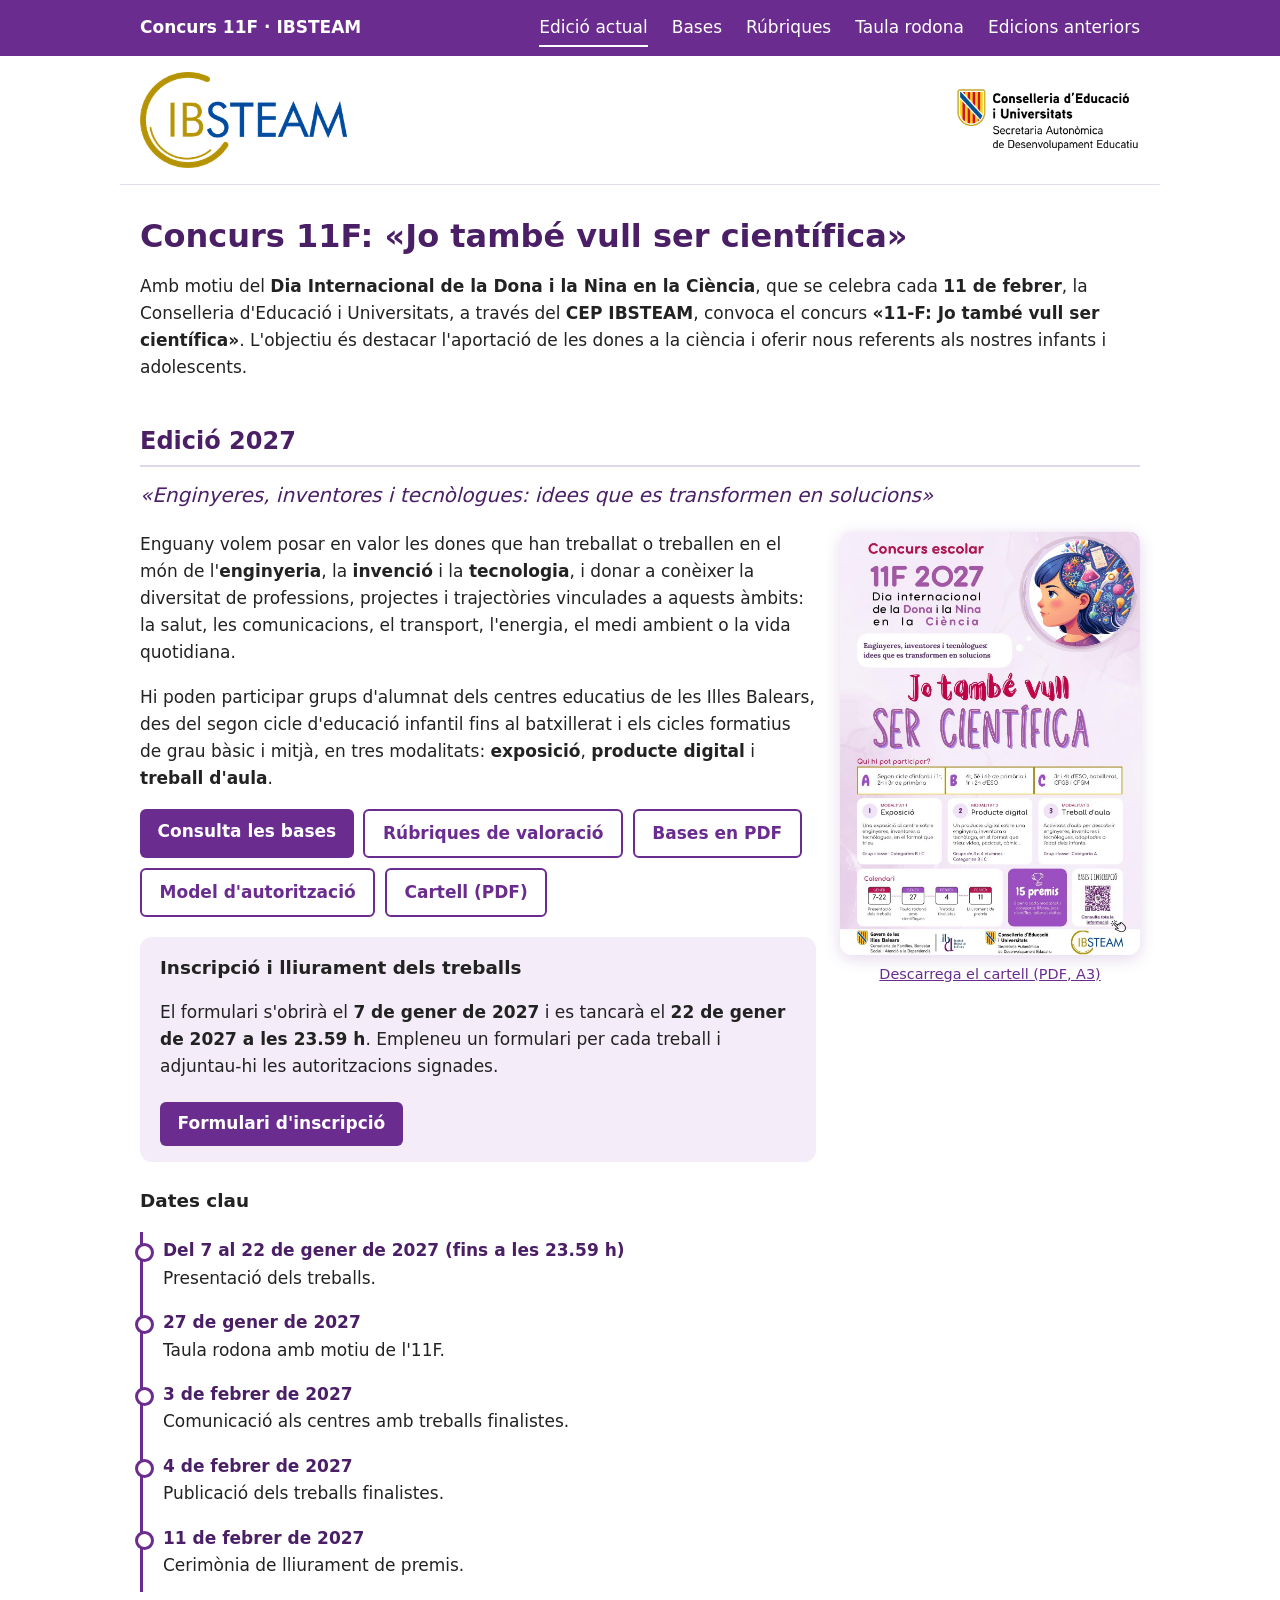
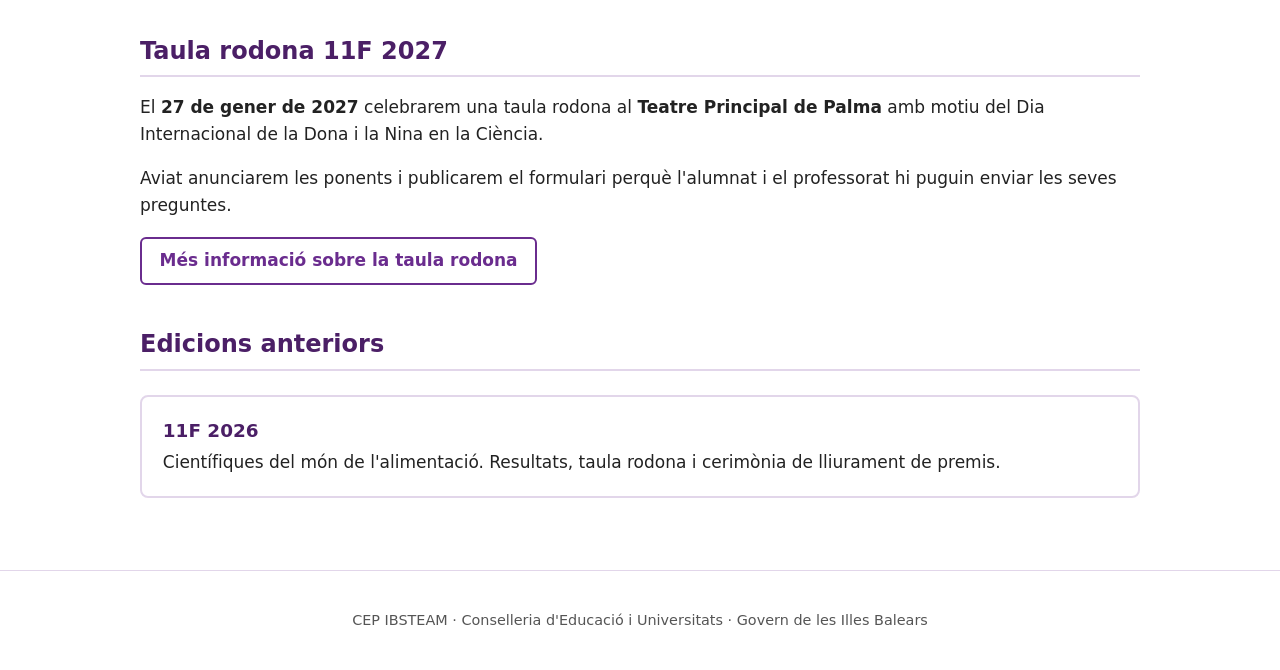
<file: index.html>
<!DOCTYPE html>
<html lang="ca">
<head>
  <meta charset="utf-8">
  <meta name="viewport" content="width=device-width, initial-scale=1">
  <title>Concurs 11F · Jo també vull ser científica · IBSTEAM</title>
  <meta name="description" content="Concurs 11F «Jo també vull ser científica», organitzat pel CEP IBSTEAM amb motiu del Dia Internacional de la Dona i la Nina en la Ciència.">
  <link rel="stylesheet" href="css/estil.css">
</head>
<body>
  <a class="salta" href="#contingut">Salta al contingut</a>

  <header class="capcalera">
    <nav aria-label="Navegació principal">
      <a class="marca" href="index.html">Concurs 11F · IBSTEAM</a>
      <a href="index.html" aria-current="page">Edició actual</a>
      <a href="bases/index.html">Bases</a>
      <a href="rubriques/index.html">Rúbriques</a>
      <a href="taula-rodona/index.html">Taula rodona</a>
      <!-- S'activaran quan hi hagi contingut:
      <a href="premis/index.html">Premis</a>
      <a href="cerimonia/index.html">Cerimònia</a>
      -->
      <a href="#edicions-anteriors">Edicions anteriors</a>
    </nav>
  </header>
  <div class="logos-capcalera">
    <a class="logo-principal" href="https://ibsteam.caib.es/" target="_blank" rel="noopener"><img src="img/logo-ibsteam.png" alt="CEP IBSTEAM" width="345" height="160"></a>
    <img class="logo-secundari" src="img/logo-conselleria-educacio.png" alt="Conselleria d'Educació i Universitats. Secretaria Autonòmica de Desenvolupament Educatiu" width="308" height="110">
  </div>

  <main id="contingut">
    <h1>Concurs 11F: «Jo també vull ser científica»</h1>

    <p>Amb motiu del <strong>Dia Internacional de la Dona i la Nina en la Ciència</strong>, que se celebra cada <strong>11 de febrer</strong>, la Conselleria d'Educació i Universitats, a través del <strong>CEP IBSTEAM</strong>, convoca el concurs <strong>«11-F: Jo també vull ser científica»</strong>. L'objectiu és destacar l'aportació de les dones a la ciència i oferir nous referents als nostres infants i adolescents.</p>

    <h2>Edició 2027</h2>
    <p class="lema">«Enginyeres, inventores i tecnòlogues: idees que es transformen en solucions»</p>
    <figure class="cartell">
      <a href="docs/Cartell_11F_2027.pdf"><img src="docs/Cartell_11F_2027.jpg" width="1123" height="1587" alt="Cartell del concurs escolar 11F 2027 «Jo també vull ser científica»: categories A, B i C, tres modalitats (exposició, producte digital i treball d'aula), calendari del 7 de gener a l'11 de febrer de 2027 i 15 premis."></a>
      <figcaption><a href="docs/Cartell_11F_2027.pdf" download>Descarrega el cartell (PDF, A3)</a></figcaption>
    </figure>
    <p>Enguany volem posar en valor les dones que han treballat o treballen en el món de l'<strong>enginyeria</strong>, la <strong>invenció</strong> i la <strong>tecnologia</strong>, i donar a conèixer la diversitat de professions, projectes i trajectòries vinculades a aquests àmbits: la salut, les comunicacions, el transport, l'energia, el medi ambient o la vida quotidiana.</p>
    <p>Hi poden participar grups d'alumnat dels centres educatius de les Illes Balears, des del segon cicle d'educació infantil fins al batxillerat i els cicles formatius de grau bàsic i mitjà, en tres modalitats: <strong>exposició</strong>, <strong>producte digital</strong> i <strong>treball d'aula</strong>.</p>

    <div class="botons">
      <a class="boto" href="bases/index.html">Consulta les bases</a>
      <a class="boto secundari" href="rubriques/index.html">Rúbriques de valoració</a>
      <a class="boto secundari" href="docs/Bases_11F_2027.pdf" download>Bases en PDF</a>
      <a class="boto secundari" href="docs/Autoritzacio_11F_2027.pdf" download>Model d'autorització</a>
      <a class="boto secundari" href="docs/Cartell_11F_2027.pdf" download>Cartell (PDF)</a>
    </div>
    <section class="inscripcio" aria-labelledby="titol-inscripcio">
      <h3 id="titol-inscripcio">Inscripció i lliurament dels treballs</h3>
      <p>El formulari s'obrirà el <strong>7 de gener de 2027</strong> i es tancarà el <strong>22 de gener de 2027 a les 23.59 h</strong>. Empleneu un formulari per cada treball i adjuntau-hi les autoritzacions signades.</p>
      <a class="boto" href="https://forms.gle/H7pdxUzxfFwJv7iv5" target="_blank" rel="noopener">Formulari d'inscripció</a>
    </section>

    <h3>Dates clau</h3>
    <ol class="calendari">
      <li><span class="data">Del 7 al 22 de gener de 2027 (fins a les 23.59 h)</span>Presentació dels treballs.</li>
      <li><span class="data">27 de gener de 2027</span>Taula rodona amb motiu de l'11F.</li>
      <li><span class="data">3 de febrer de 2027</span>Comunicació als centres amb treballs finalistes.</li>
      <li><span class="data">4 de febrer de 2027</span>Publicació dels treballs finalistes.</li>
      <li><span class="data">11 de febrer de 2027</span>Cerimònia de lliurament de premis.</li>
    </ol>

    <h2 id="taula-rodona">Taula rodona 11F 2027</h2>
    <p>El <strong>27 de gener de 2027</strong> celebrarem una taula rodona al <strong>Teatre Principal de Palma</strong> amb motiu del Dia Internacional de la Dona i la Nina en la Ciència.</p>
    <p>Aviat anunciarem les ponents i publicarem el formulari perquè l'alumnat i el professorat hi puguin enviar les seves preguntes.</p>
    <div class="botons">
      <a class="boto secundari" href="taula-rodona/index.html">Més informació sobre la taula rodona</a>
    </div>

    <h2 id="edicions-anteriors">Edicions anteriors</h2>
    <nav class="targetes" aria-label="Edicions anteriors">
      <a class="targeta" href="2026/index.html">
        <strong>11F 2026</strong>
        Científiques del món de l'alimentació. Resultats, taula rodona i cerimònia de lliurament de premis.
      </a>
    </nav>
  </main>

  <footer>
    <p>CEP IBSTEAM · Conselleria d'Educació i Universitats · Govern de les Illes Balears</p>
  </footer>
</body>
</html>
</file>
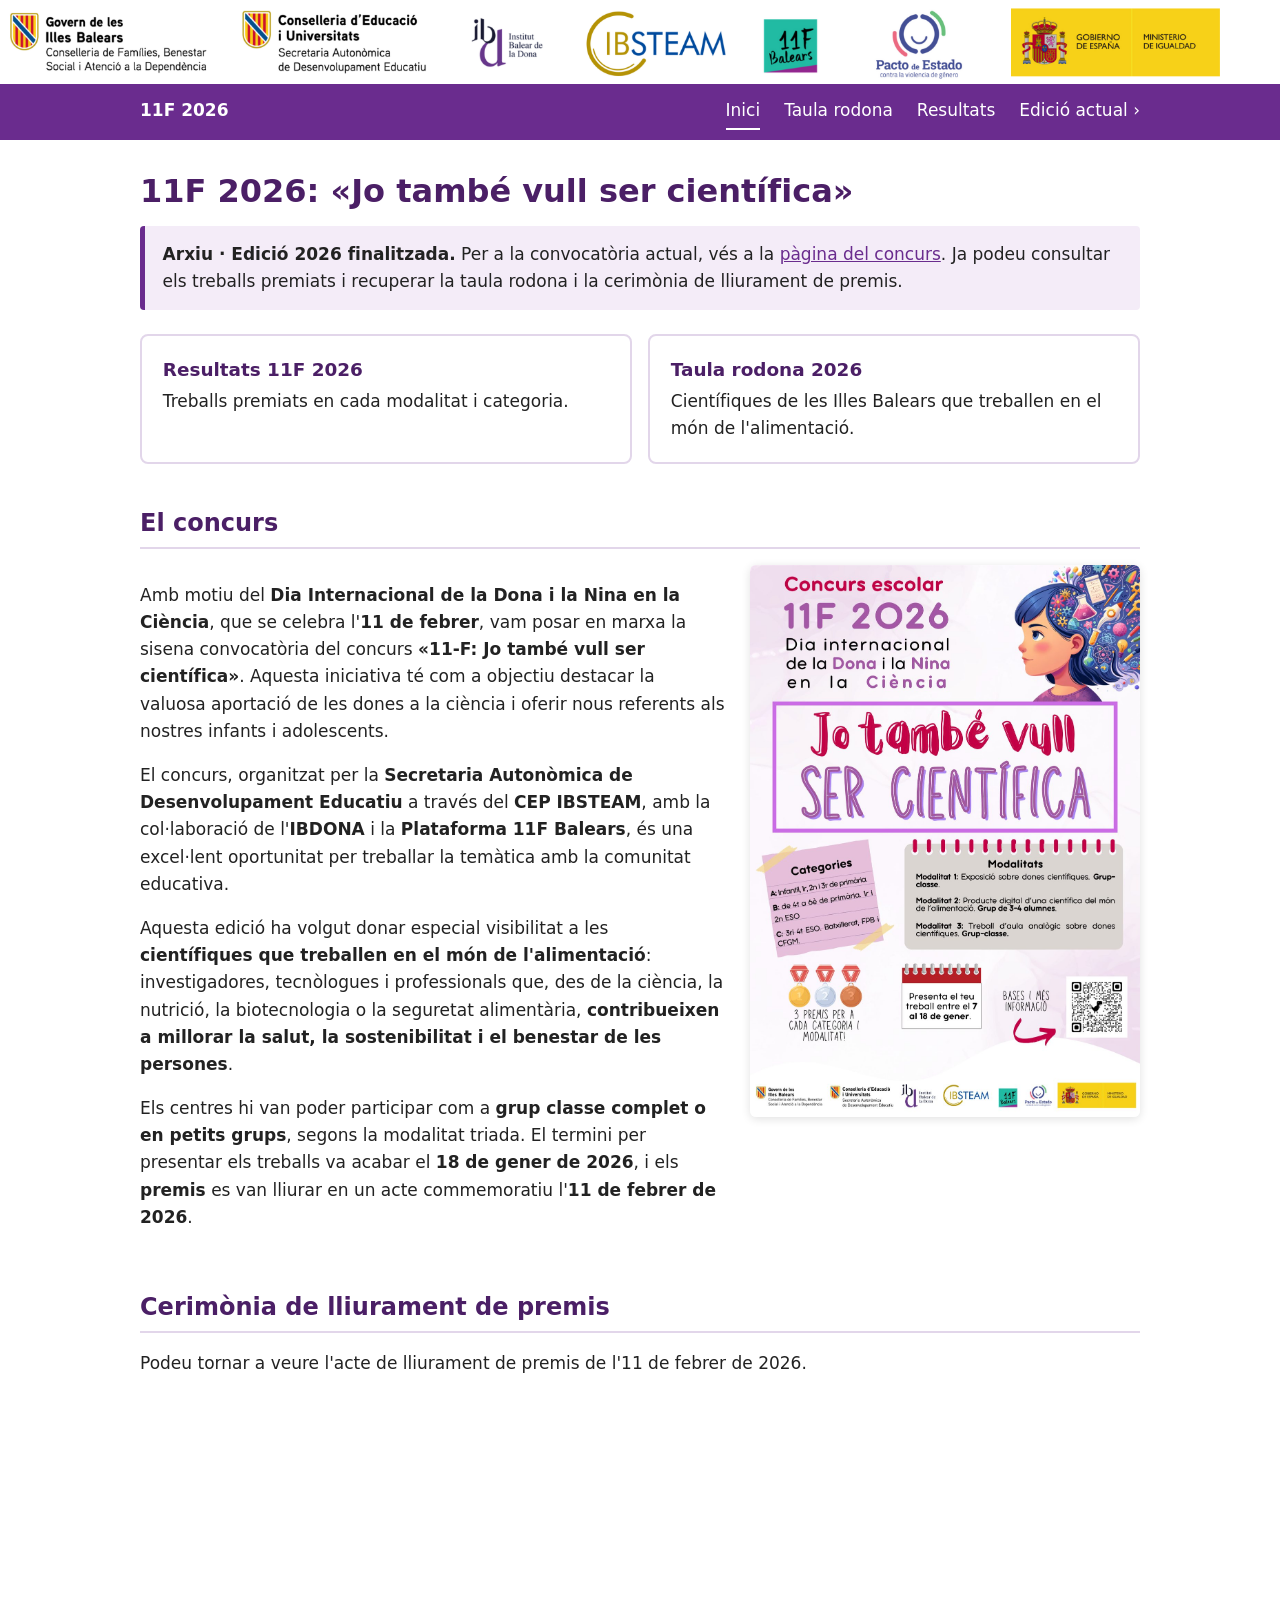
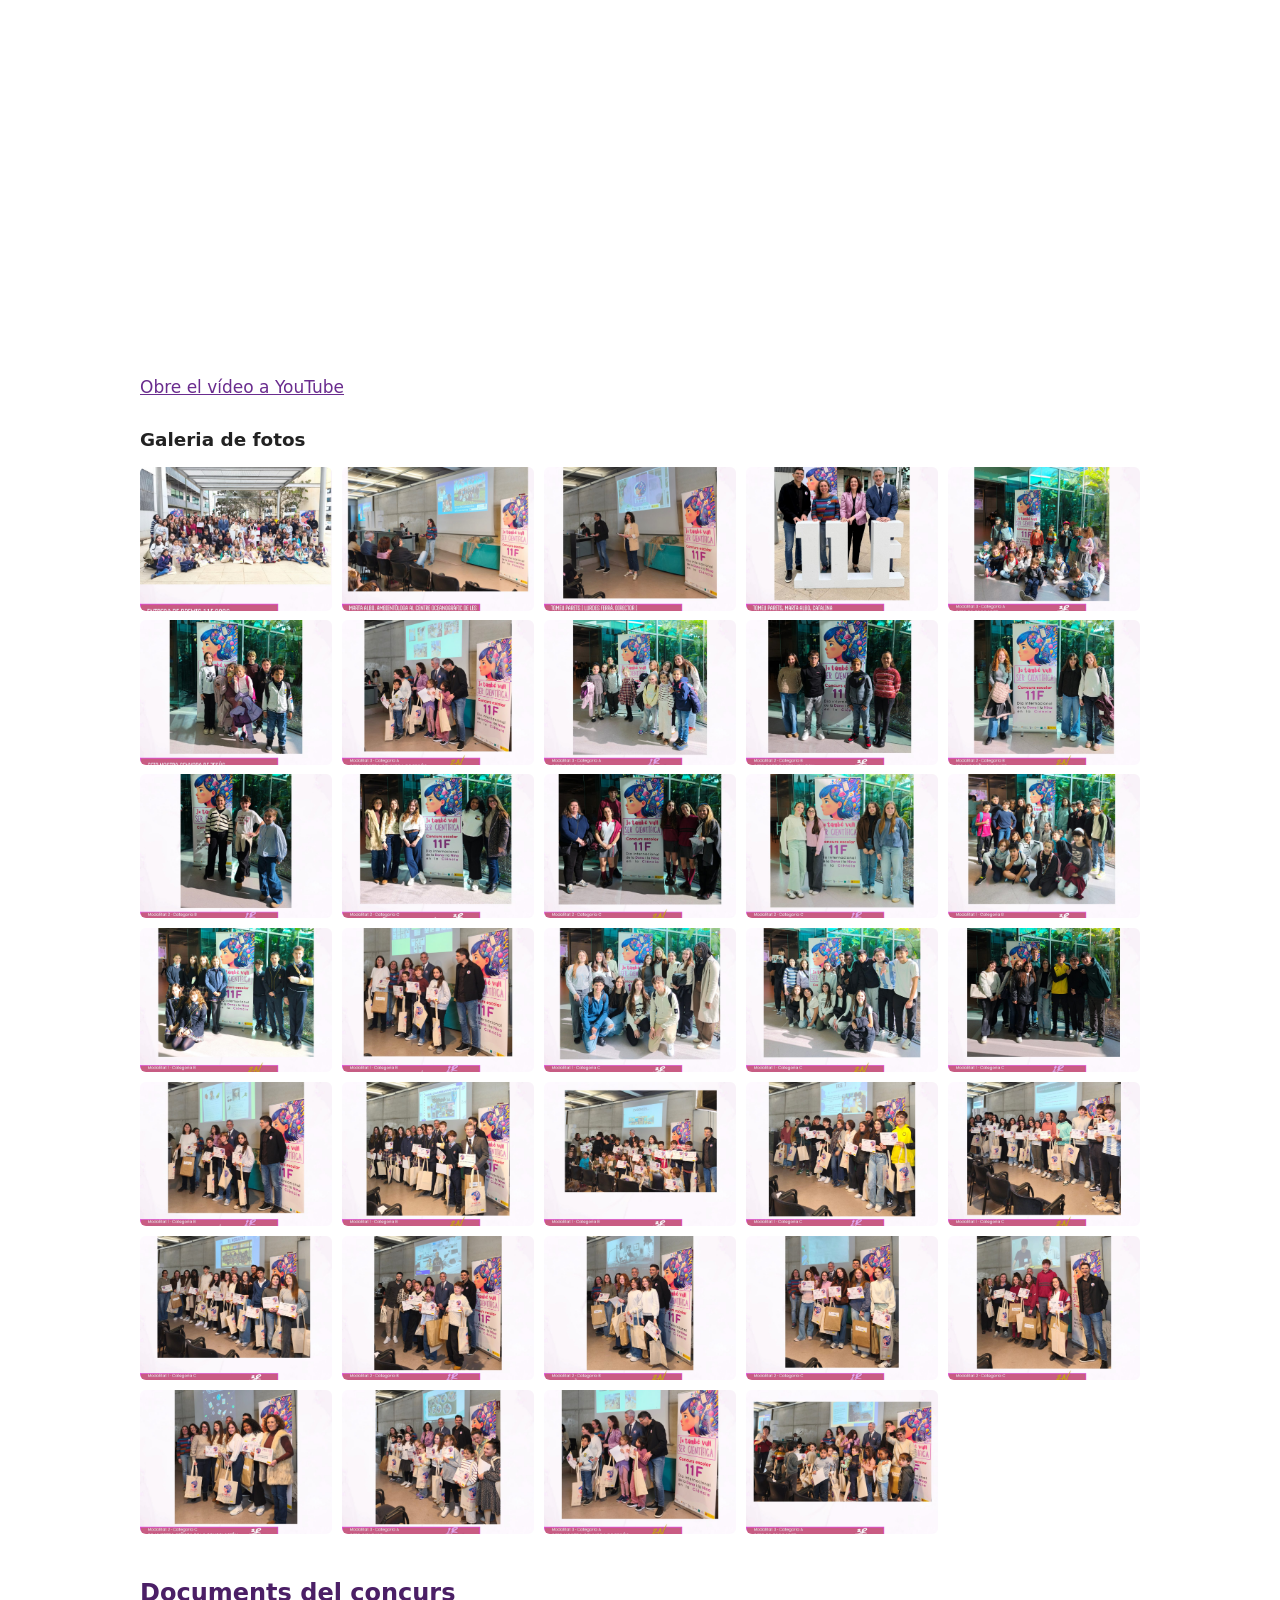
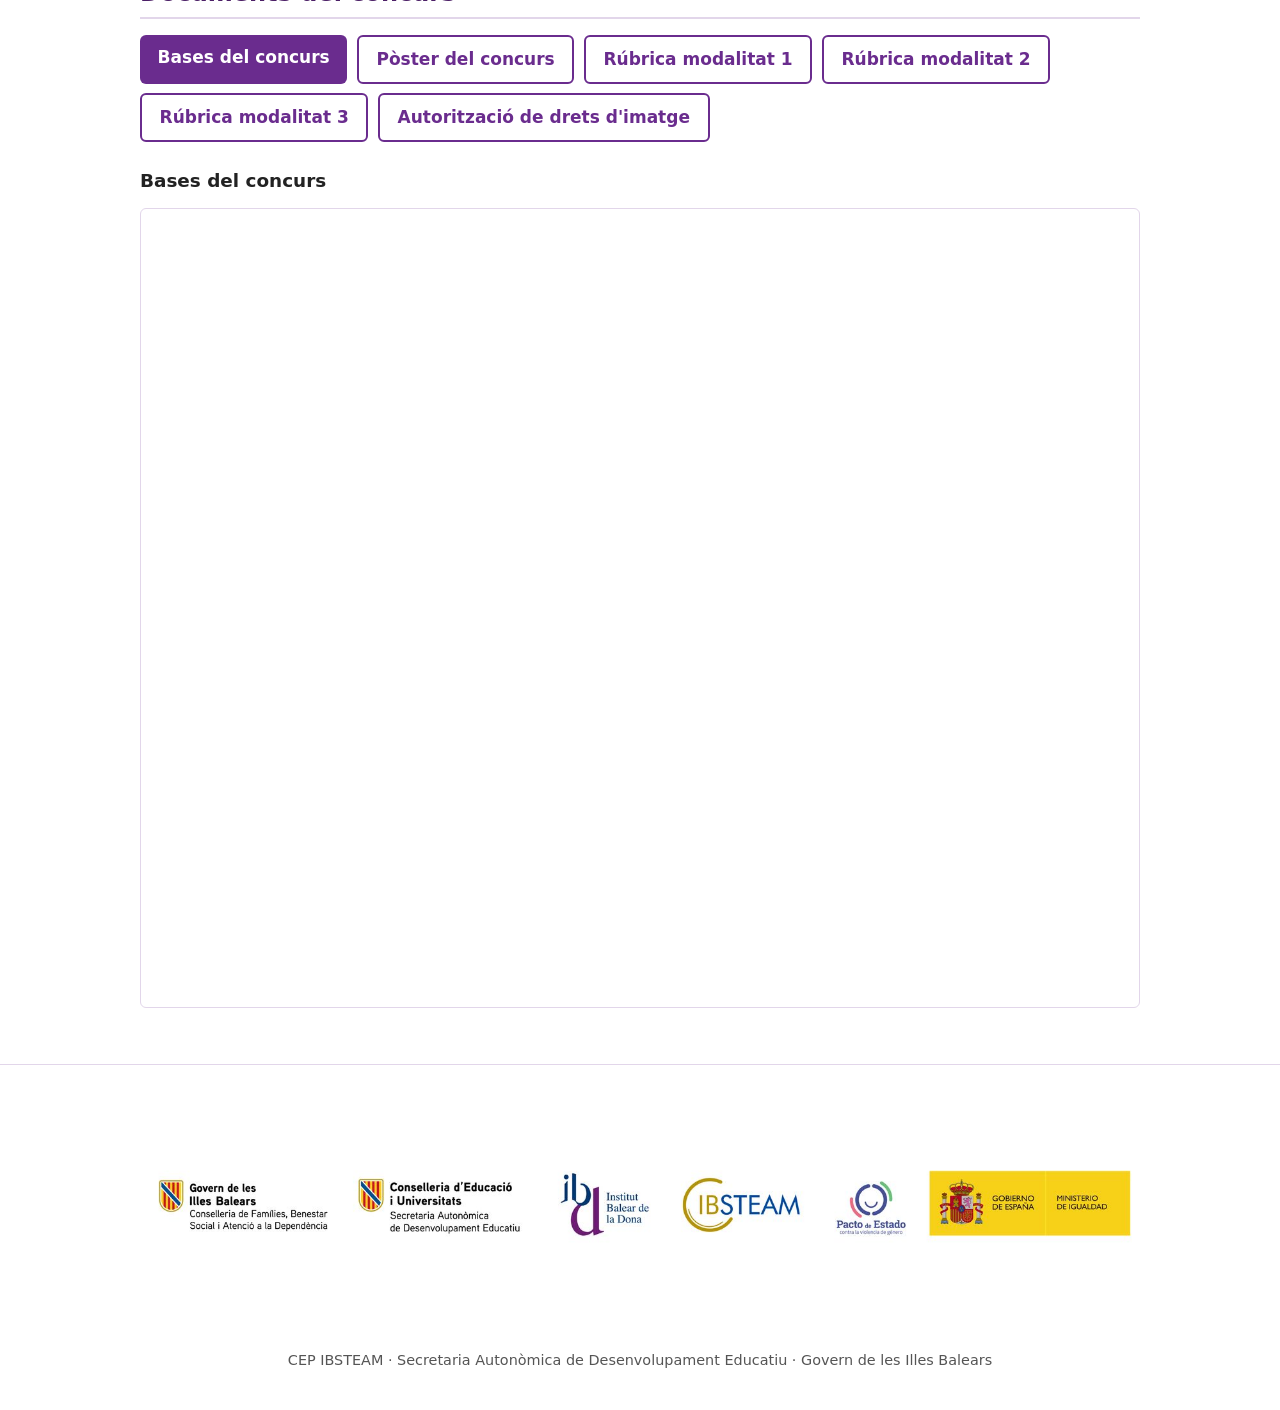
<file: 2026/index.html>
<!DOCTYPE html>
<html lang="ca">
<head>
  <meta charset="utf-8">
  <meta name="viewport" content="width=device-width, initial-scale=1">
  <title>11F 2026 · Jo també vull ser científica · IBSTEAM</title>
  <meta name="description" content="Sisena edició del concurs 11-F «Jo també vull ser científica», dedicada a les científiques del món de l'alimentació. CEP IBSTEAM.">
  <link rel="stylesheet" href="css/estil.css">
</head>
<body>
  <a class="salta" href="#contingut">Salta al contingut</a>

  <header class="capcalera">
    <img class="banner" src="img/Banner-web-11f.png" alt="11F · Jo també vull ser científica · IBSTEAM">
    <nav aria-label="Navegació principal">
      <a class="marca" href="index.html">11F 2026</a>
      <a href="index.html" aria-current="page">Inici</a>
      <a href="taula-rodona-11f-2026/index.html">Taula rodona</a>
      <a href="resultats-2026/index.html">Resultats</a>
      <a href="../index.html">Edició actual ›</a>
    </nav>
  </header>

  <main id="contingut">
    <h1>11F 2026: «Jo també vull ser científica»</h1>

    <p class="avis"><strong>Arxiu · Edició 2026 finalitzada.</strong> Per a la convocatòria actual, vés a la <a href="../index.html">pàgina del concurs</a>. Ja podeu consultar els treballs premiats i recuperar la taula rodona i la cerimònia de lliurament de premis.</p>

    <nav class="targetes" aria-label="Seccions">
      <a class="targeta" href="resultats-2026/index.html">
        <strong>Resultats 11F 2026</strong>
        Treballs premiats en cada modalitat i categoria.
      </a>
      <a class="targeta" href="taula-rodona-11f-2026/index.html">
        <strong>Taula rodona 2026</strong>
        Científiques de les Illes Balears que treballen en el món de l'alimentació.
      </a>
    </nav>

    <h2>El concurs</h2>
    <div class="dues-columnes">
      <div>
        <p>Amb motiu del <strong>Dia Internacional de la Dona i la Nina en la Ciència</strong>, que se celebra l'<strong>11 de febrer</strong>, vam posar en marxa la sisena convocatòria del concurs <strong>«11-F: Jo també vull ser científica»</strong>. Aquesta iniciativa té com a objectiu destacar la valuosa aportació de les dones a la ciència i oferir nous referents als nostres infants i adolescents.</p>
        <p>El concurs, organitzat per la <strong>Secretaria Autonòmica de Desenvolupament Educatiu</strong> a través del <strong>CEP IBSTEAM</strong>, amb la col·laboració de l'<strong>IBDONA</strong> i la <strong>Plataforma 11F Balears</strong>, és una excel·lent oportunitat per treballar la temàtica amb la comunitat educativa.</p>
        <p>Aquesta edició ha volgut donar especial visibilitat a les <strong>científiques que treballen en el món de l'alimentació</strong>: investigadores, tecnòlogues i professionals que, des de la ciència, la nutrició, la biotecnologia o la seguretat alimentària, <strong>contribueixen a millorar la salut, la sostenibilitat i el benestar de les persones</strong>.</p>
        <p>Els centres hi van poder participar com a <strong>grup classe complet o en petits grups</strong>, segons la modalitat triada. El termini per presentar els treballs va acabar el <strong>18 de gener de 2026</strong>, i els <strong>premis</strong> es van lliurar en un acte commemoratiu l'<strong>11 de febrer de 2026</strong>.</p>
      </div>
      <a href="img/2026.jpg">
        <img src="img/2026.jpg" alt="Cartell del concurs 11F 2026 «Jo també vull ser científica», dedicat a les científiques del món de l'alimentació" width="768" height="1086">
      </a>
    </div>

    <h2>Cerimònia de lliurament de premis</h2>
    <p>Podeu tornar a veure l'acte de lliurament de premis de l'11 de febrer de 2026.</p>
    <div class="video">
      <iframe src="https://www.youtube-nocookie.com/embed/qxU66Jtjjmo" title="Cerimònia de lliurament de premis 11F 2026" loading="lazy" allow="accelerometer; clipboard-write; encrypted-media; gyroscope; picture-in-picture" allowfullscreen></iframe>
    </div>
    <p><a href="https://www.youtube.com/watch?v=qxU66Jtjjmo">Obre el vídeo a YouTube</a></p>

    <h3>Galeria de fotos</h3>
    <div class="galeria">
      <a href="img/premis/1.jpg"><img src="img/premis/1.jpg" alt="Lliurament de premis 11F 2026, foto 1 de 34" loading="lazy"></a>
      <a href="img/premis/2.jpg"><img src="img/premis/2.jpg" alt="Lliurament de premis 11F 2026, foto 2 de 34" loading="lazy"></a>
      <a href="img/premis/3.jpg"><img src="img/premis/3.jpg" alt="Lliurament de premis 11F 2026, foto 3 de 34" loading="lazy"></a>
      <a href="img/premis/4.jpg"><img src="img/premis/4.jpg" alt="Lliurament de premis 11F 2026, foto 4 de 34" loading="lazy"></a>
      <a href="img/premis/5.jpg"><img src="img/premis/5.jpg" alt="Lliurament de premis 11F 2026, foto 5 de 34" loading="lazy"></a>
      <a href="img/premis/6.jpg"><img src="img/premis/6.jpg" alt="Lliurament de premis 11F 2026, foto 6 de 34" loading="lazy"></a>
      <a href="img/premis/7.jpg"><img src="img/premis/7.jpg" alt="Lliurament de premis 11F 2026, foto 7 de 34" loading="lazy"></a>
      <a href="img/premis/8.jpg"><img src="img/premis/8.jpg" alt="Lliurament de premis 11F 2026, foto 8 de 34" loading="lazy"></a>
      <a href="img/premis/9.jpg"><img src="img/premis/9.jpg" alt="Lliurament de premis 11F 2026, foto 9 de 34" loading="lazy"></a>
      <a href="img/premis/10.jpg"><img src="img/premis/10.jpg" alt="Lliurament de premis 11F 2026, foto 10 de 34" loading="lazy"></a>
      <a href="img/premis/11.jpg"><img src="img/premis/11.jpg" alt="Lliurament de premis 11F 2026, foto 11 de 34" loading="lazy"></a>
      <a href="img/premis/12.jpg"><img src="img/premis/12.jpg" alt="Lliurament de premis 11F 2026, foto 12 de 34" loading="lazy"></a>
      <a href="img/premis/13.jpg"><img src="img/premis/13.jpg" alt="Lliurament de premis 11F 2026, foto 13 de 34" loading="lazy"></a>
      <a href="img/premis/14.jpg"><img src="img/premis/14.jpg" alt="Lliurament de premis 11F 2026, foto 14 de 34" loading="lazy"></a>
      <a href="img/premis/15.jpg"><img src="img/premis/15.jpg" alt="Lliurament de premis 11F 2026, foto 15 de 34" loading="lazy"></a>
      <a href="img/premis/16.jpg"><img src="img/premis/16.jpg" alt="Lliurament de premis 11F 2026, foto 16 de 34" loading="lazy"></a>
      <a href="img/premis/17.jpg"><img src="img/premis/17.jpg" alt="Lliurament de premis 11F 2026, foto 17 de 34" loading="lazy"></a>
      <a href="img/premis/18.jpg"><img src="img/premis/18.jpg" alt="Lliurament de premis 11F 2026, foto 18 de 34" loading="lazy"></a>
      <a href="img/premis/19.jpg"><img src="img/premis/19.jpg" alt="Lliurament de premis 11F 2026, foto 19 de 34" loading="lazy"></a>
      <a href="img/premis/20.jpg"><img src="img/premis/20.jpg" alt="Lliurament de premis 11F 2026, foto 20 de 34" loading="lazy"></a>
      <a href="img/premis/21.jpg"><img src="img/premis/21.jpg" alt="Lliurament de premis 11F 2026, foto 21 de 34" loading="lazy"></a>
      <a href="img/premis/22.jpg"><img src="img/premis/22.jpg" alt="Lliurament de premis 11F 2026, foto 22 de 34" loading="lazy"></a>
      <a href="img/premis/23.jpg"><img src="img/premis/23.jpg" alt="Lliurament de premis 11F 2026, foto 23 de 34" loading="lazy"></a>
      <a href="img/premis/24.jpg"><img src="img/premis/24.jpg" alt="Lliurament de premis 11F 2026, foto 24 de 34" loading="lazy"></a>
      <a href="img/premis/25.jpg"><img src="img/premis/25.jpg" alt="Lliurament de premis 11F 2026, foto 25 de 34" loading="lazy"></a>
      <a href="img/premis/26.jpg"><img src="img/premis/26.jpg" alt="Lliurament de premis 11F 2026, foto 26 de 34" loading="lazy"></a>
      <a href="img/premis/27.jpg"><img src="img/premis/27.jpg" alt="Lliurament de premis 11F 2026, foto 27 de 34" loading="lazy"></a>
      <a href="img/premis/28.jpg"><img src="img/premis/28.jpg" alt="Lliurament de premis 11F 2026, foto 28 de 34" loading="lazy"></a>
      <a href="img/premis/29.jpg"><img src="img/premis/29.jpg" alt="Lliurament de premis 11F 2026, foto 29 de 34" loading="lazy"></a>
      <a href="img/premis/30.jpg"><img src="img/premis/30.jpg" alt="Lliurament de premis 11F 2026, foto 30 de 34" loading="lazy"></a>
      <a href="img/premis/31.jpg"><img src="img/premis/31.jpg" alt="Lliurament de premis 11F 2026, foto 31 de 34" loading="lazy"></a>
      <a href="img/premis/32.jpg"><img src="img/premis/32.jpg" alt="Lliurament de premis 11F 2026, foto 32 de 34" loading="lazy"></a>
      <a href="img/premis/33.jpg"><img src="img/premis/33.jpg" alt="Lliurament de premis 11F 2026, foto 33 de 34" loading="lazy"></a>
      <a href="img/premis/34.jpg"><img src="img/premis/34.jpg" alt="Lliurament de premis 11F 2026, foto 34 de 34" loading="lazy"></a>
    </div>

    <h2>Documents del concurs</h2>
    <div class="botons">
      <a class="boto" href="https://drive.google.com/file/d/1KL_s6eOKjkrkvuxcypHBxhaIqo-O6AJb/view?usp=sharing">Bases del concurs</a>
      <a class="boto secundari" href="https://drive.google.com/file/d/1mbs8t_VwHRFYEuSzeFh90dq9nhXiHAjT/view?usp=sharing">Pòster del concurs</a>
      <a class="boto secundari" href="https://drive.google.com/file/d/14YgzQAevIAmlES9uDf0uJBPs4c2OFnkz/view?usp=sharing">Rúbrica modalitat 1</a>
      <a class="boto secundari" href="https://drive.google.com/file/d/1Ut8oLvD7Q8kBrcBBA9LEyDDwSLxEhHdR/view?usp=sharing">Rúbrica modalitat 2</a>
      <a class="boto secundari" href="https://drive.google.com/file/d/1SW_ZEYl9nxzcBTs6EvwgB1gBBAZftmiI/view?usp=sharing">Rúbrica modalitat 3</a>
      <a class="boto secundari" href="https://drive.google.com/file/d/1_B7qUtmC0MEVTQ-lg40UaDFZBjuGxrOf/view?usp=sharing">Autorització de drets d'imatge</a>
    </div>

    <h3>Bases del concurs</h3>
    <iframe class="document" src="https://drive.google.com/file/d/1KL_s6eOKjkrkvuxcypHBxhaIqo-O6AJb/preview" title="Bases del concurs 11F 2026 (PDF)" loading="lazy"></iframe>
  </main>

  <footer>
    <img src="img/Logos-2026.jpg" alt="Logos de les entitats organitzadores i col·laboradores del concurs" width="1024" height="227">
    <p>CEP IBSTEAM · Secretaria Autonòmica de Desenvolupament Educatiu · Govern de les Illes Balears</p>
  </footer>
</body>
</html>
</file>
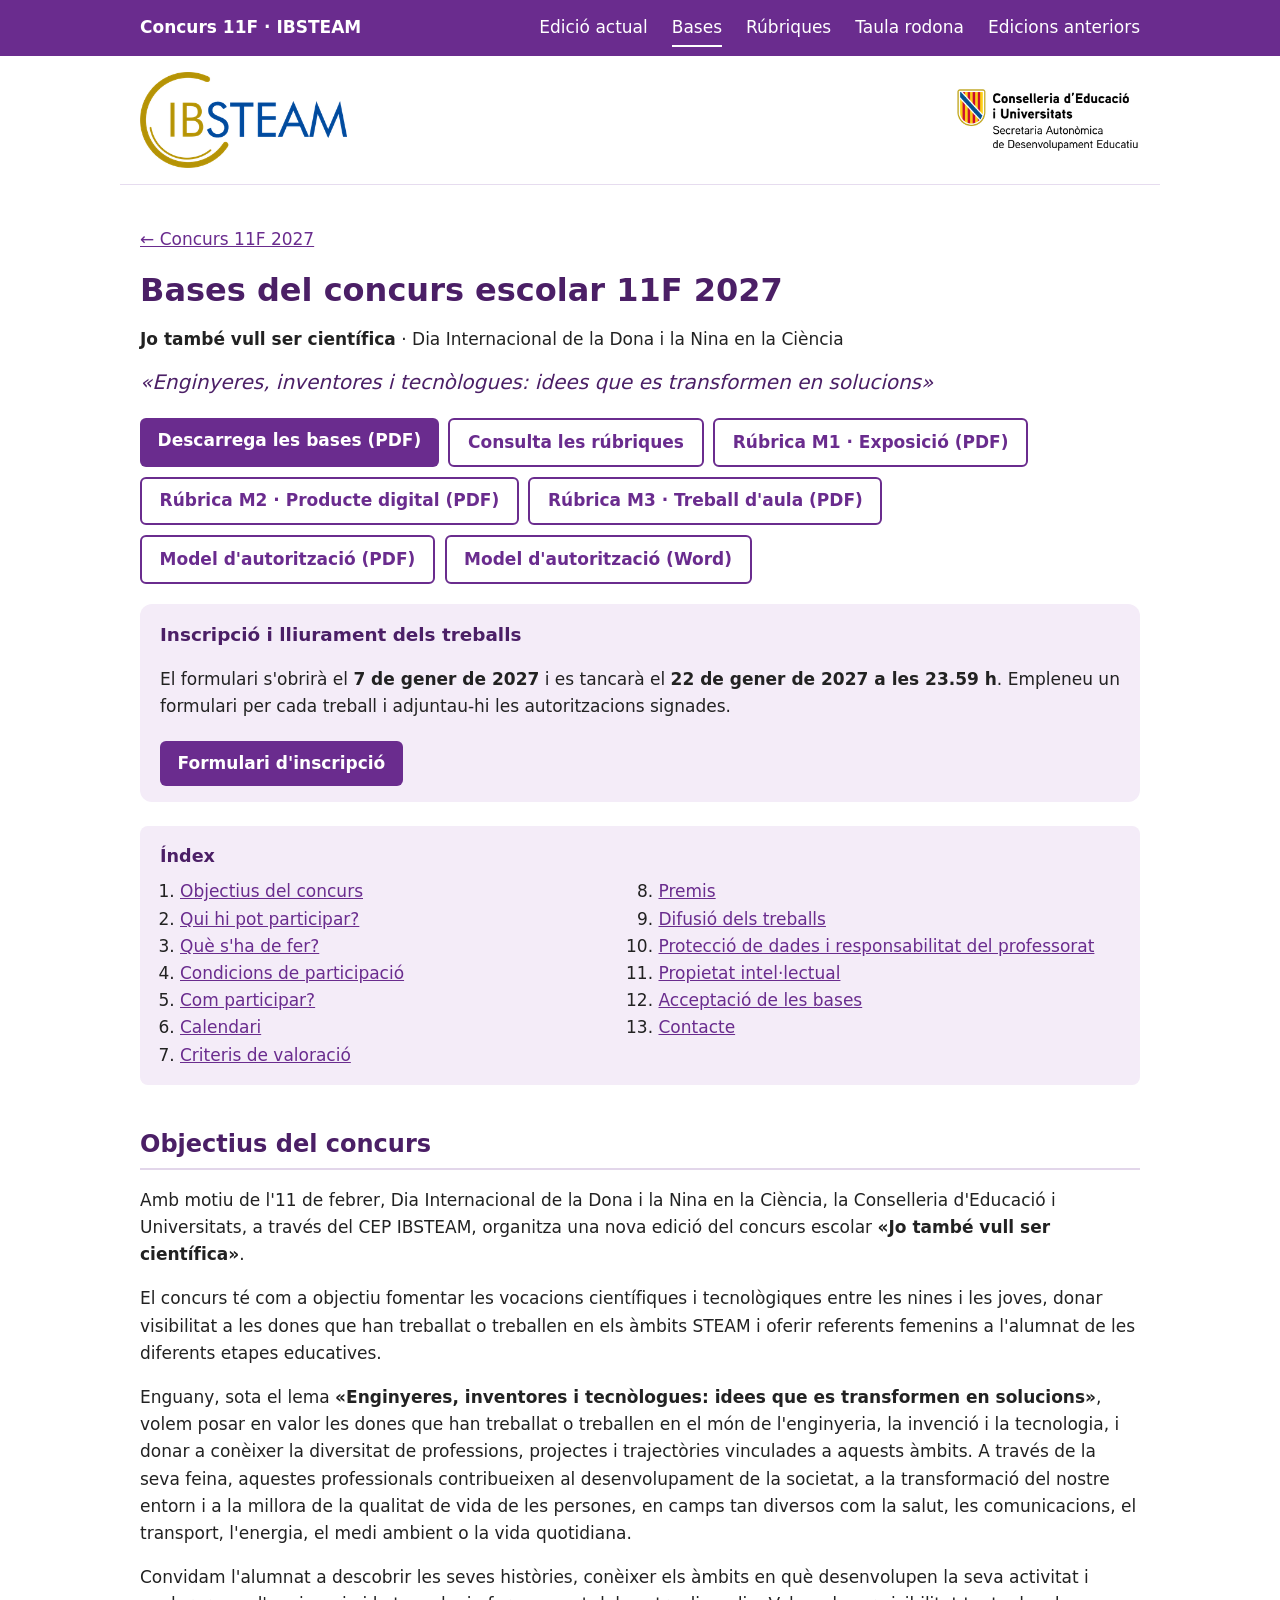
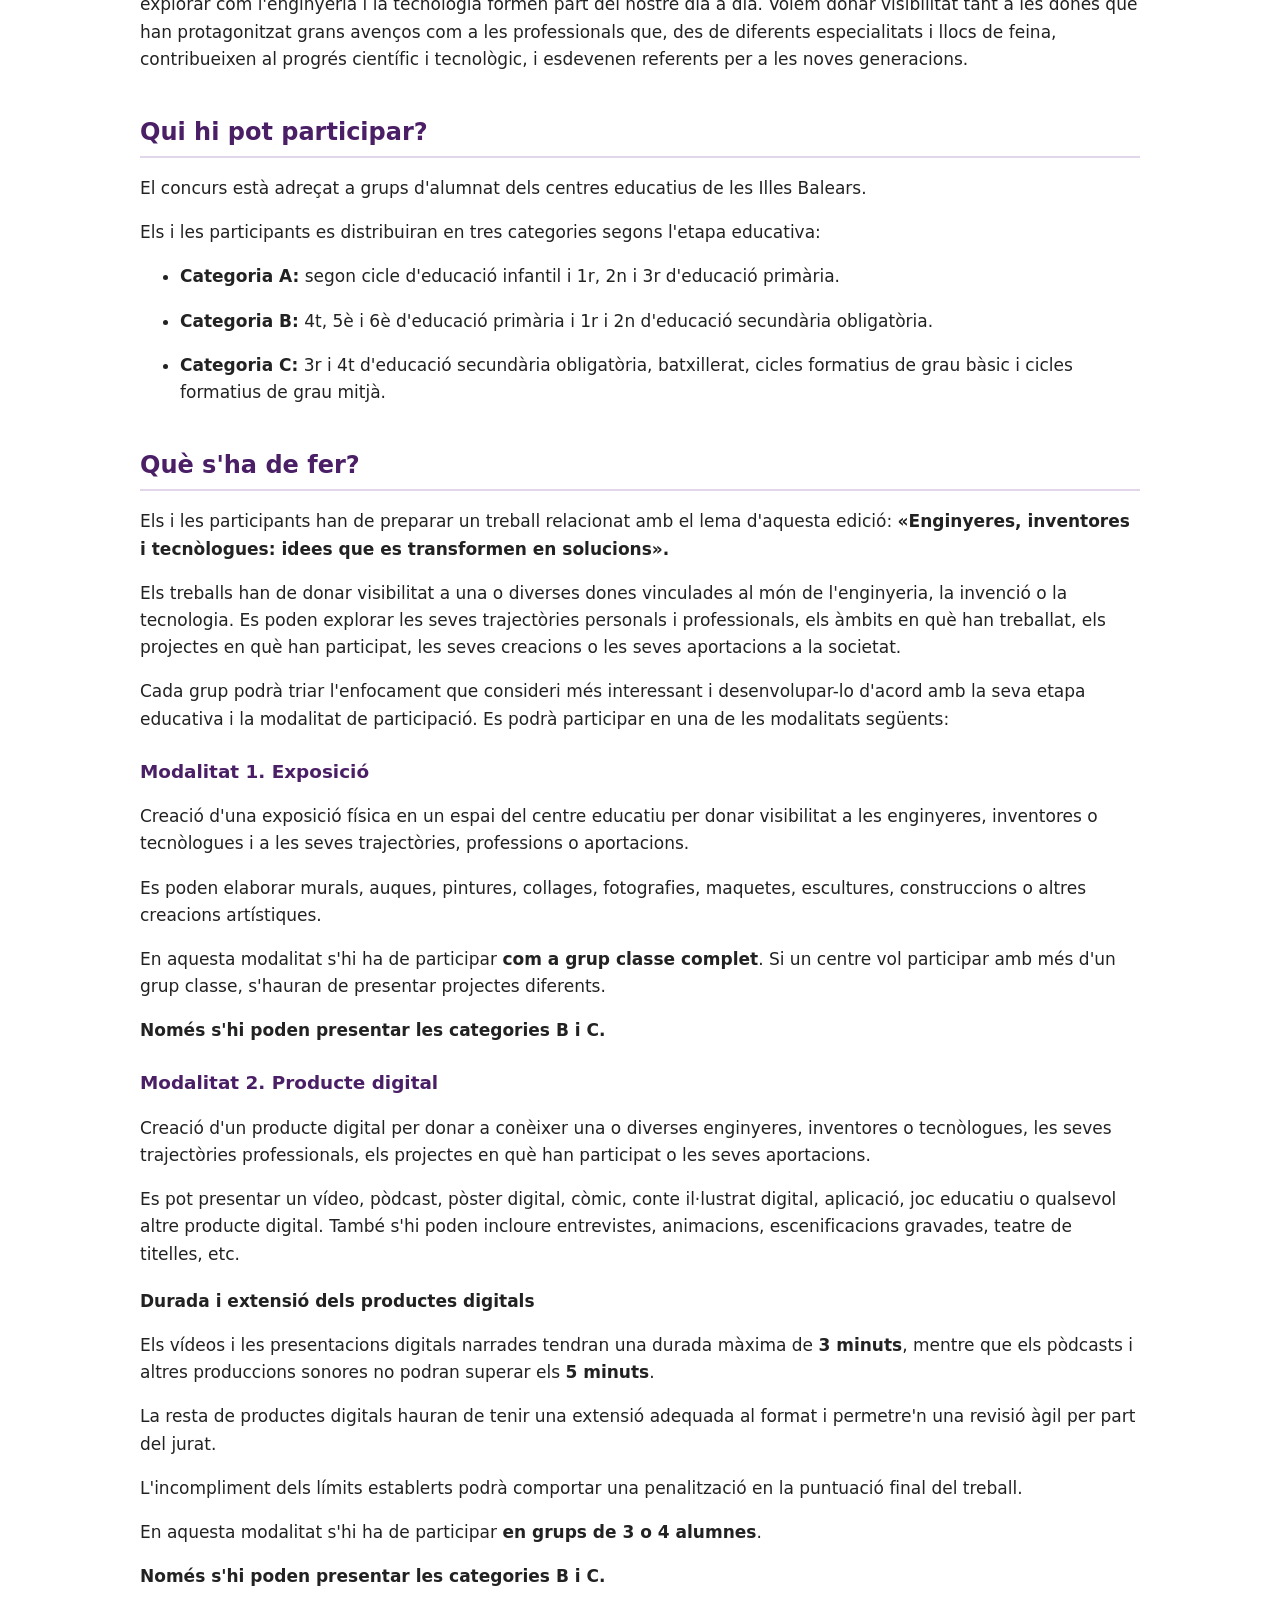
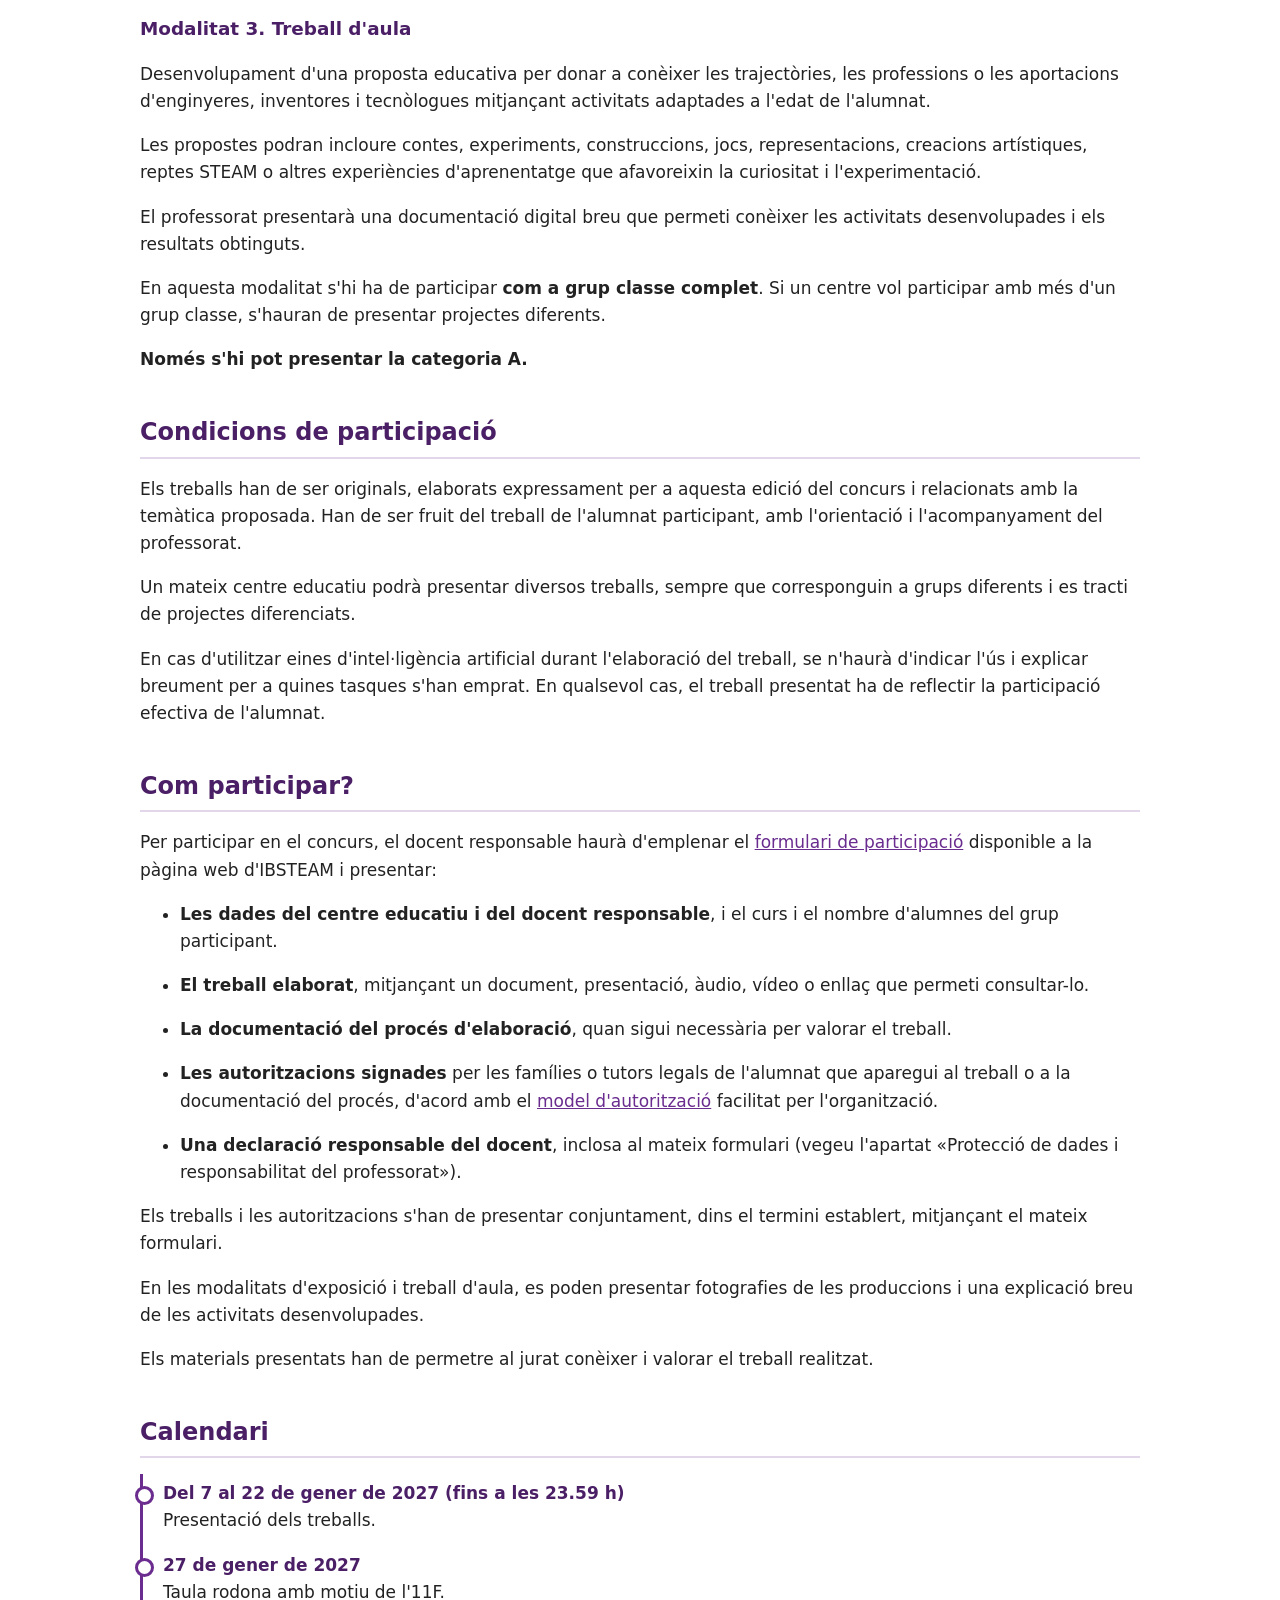
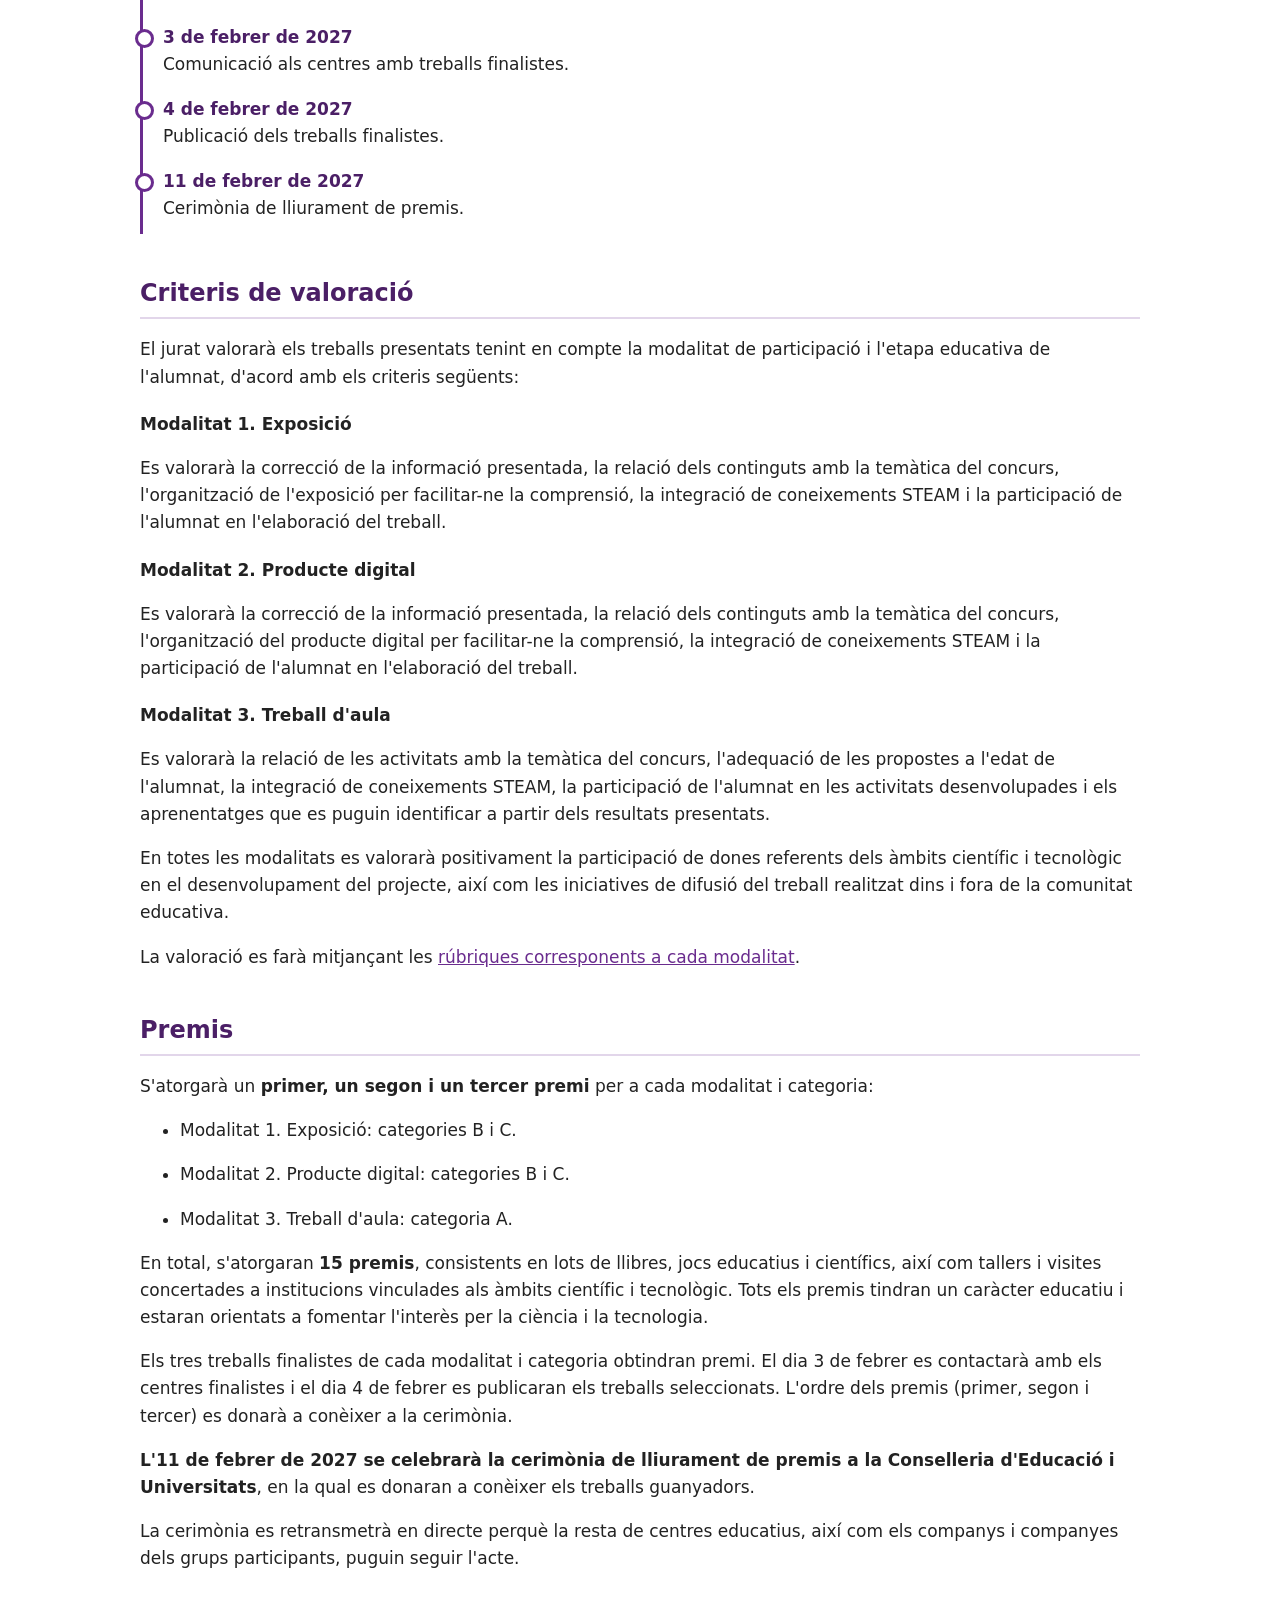
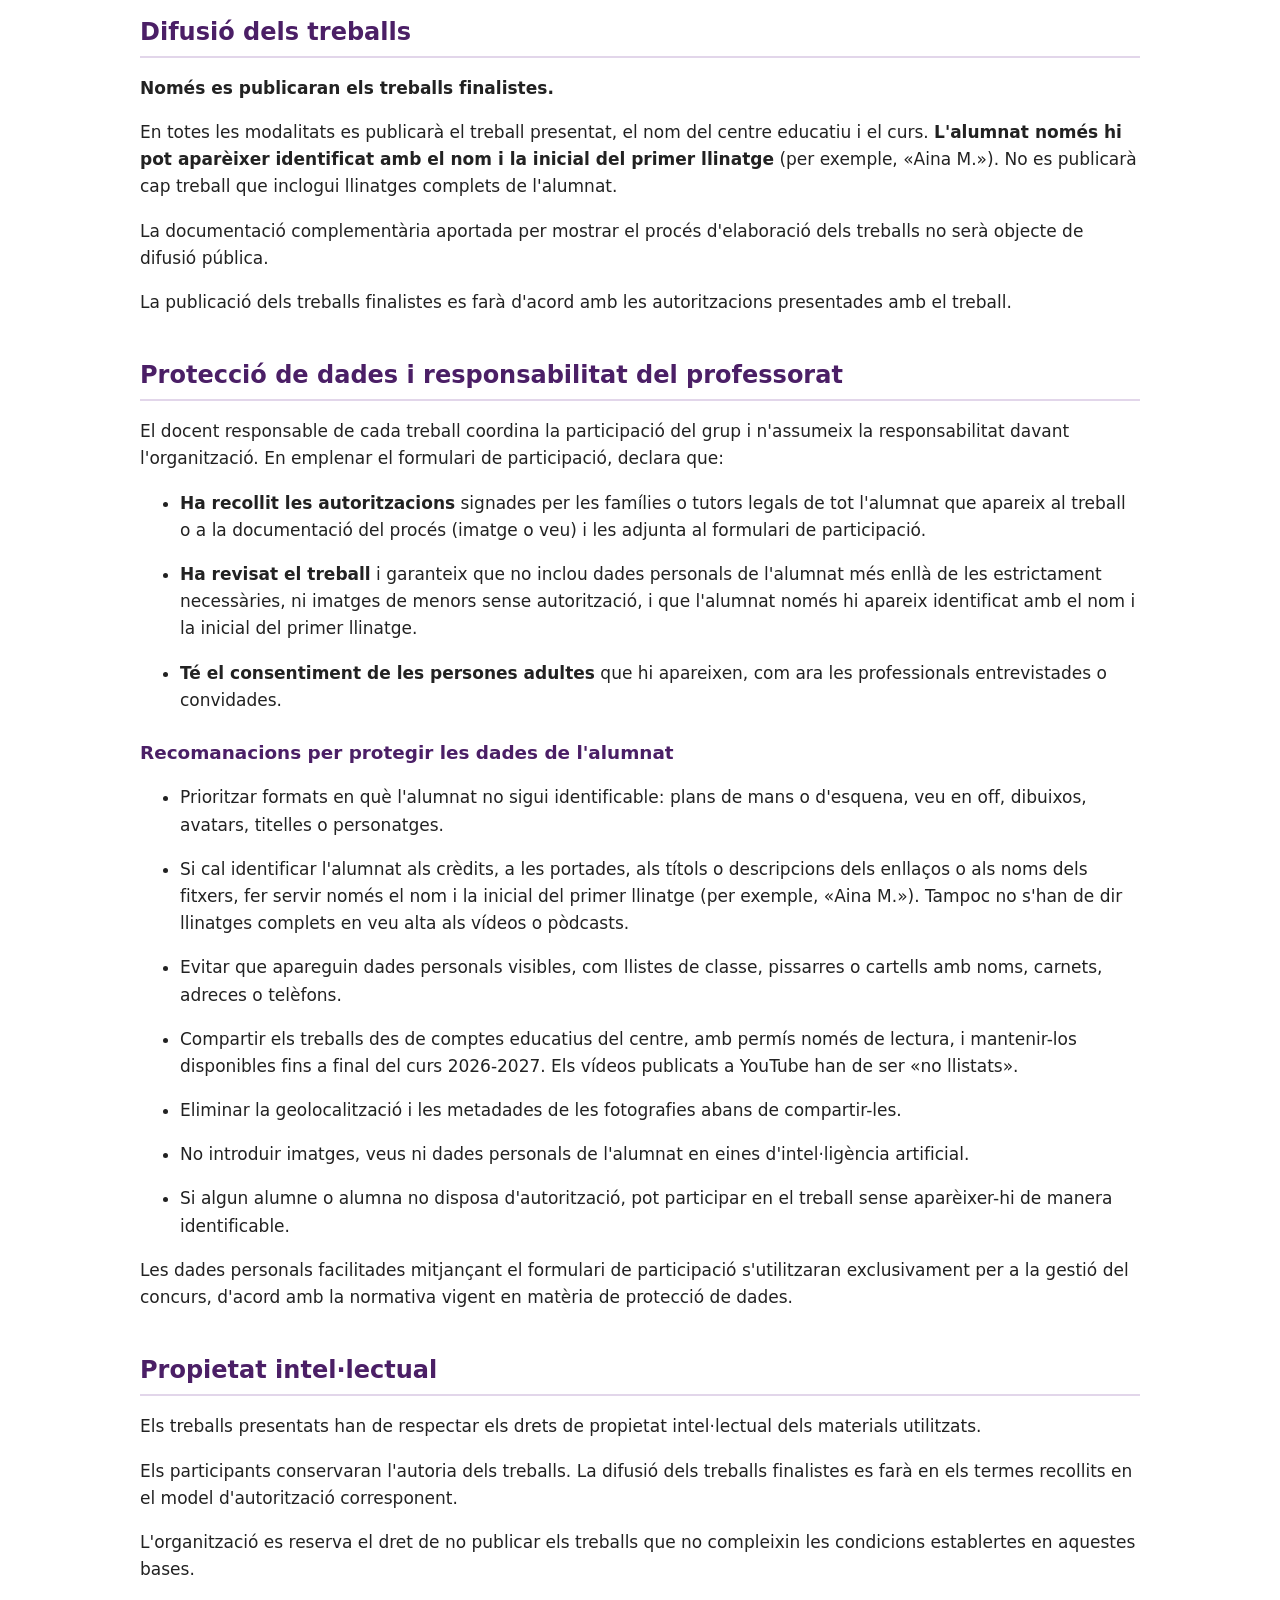
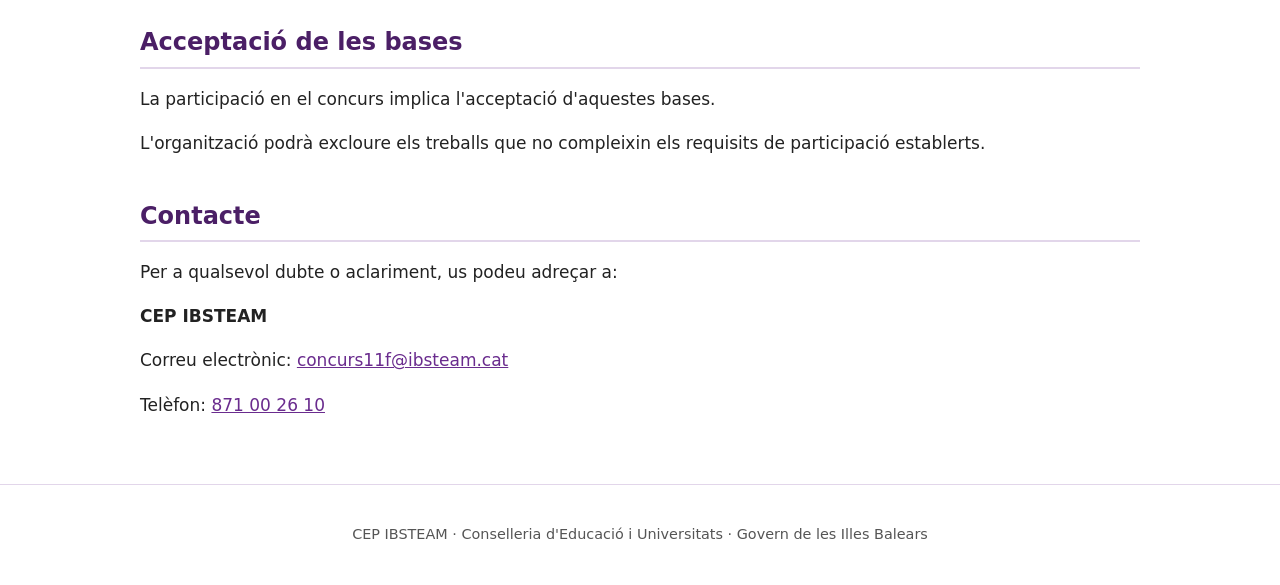
<file: bases/index.html>
<!DOCTYPE html>
<html lang="ca">
<head>
  <meta charset="utf-8">
  <meta name="viewport" content="width=device-width, initial-scale=1">
  <title>Bases del concurs 11F 2027 · Jo també vull ser científica · IBSTEAM</title>
  <meta name="description" content="Bases del concurs escolar 11F 2027 «Jo també vull ser científica»: Enginyeres, inventores i tecnòlogues: idees que es transformen en solucions.">
  <link rel="stylesheet" href="../css/estil.css">
</head>
<body>
  <a class="salta" href="#contingut">Salta al contingut</a>

  <header class="capcalera">
    <nav aria-label="Navegació principal">
      <a class="marca" href="../index.html">Concurs 11F · IBSTEAM</a>
      <a href="../index.html">Edició actual</a>
      <a href="index.html" aria-current="page">Bases</a>
      <a href="../rubriques/index.html">Rúbriques</a>
      <a href="../taula-rodona/index.html">Taula rodona</a>
      <a href="../index.html#edicions-anteriors">Edicions anteriors</a>
    </nav>
  </header>
  <div class="logos-capcalera">
    <a class="logo-principal" href="https://ibsteam.caib.es/" target="_blank" rel="noopener"><img src="../img/logo-ibsteam.png" alt="CEP IBSTEAM" width="345" height="160"></a>
    <img class="logo-secundari" src="../img/logo-conselleria-educacio.png" alt="Conselleria d'Educació i Universitats. Secretaria Autonòmica de Desenvolupament Educatiu" width="308" height="110">
  </div>

  <main id="contingut" class="contingut-bases">
    <p class="no-imprimir"><a href="../index.html">← Concurs 11F 2027</a></p>
    <h1>Bases del concurs escolar 11F 2027</h1>
    <p><strong>Jo també vull ser científica</strong> · Dia Internacional de la Dona i la Nina en la Ciència</p>
    <p class="lema">«Enginyeres, inventores i tecnòlogues: idees que es transformen en solucions»</p>

    <div class="botons">
      <a class="boto" href="../docs/Bases_11F_2027.pdf" download>Descarrega les bases (PDF)</a>
      <a class="boto secundari" href="../rubriques/index.html">Consulta les rúbriques</a>
      <a class="boto secundari" href="../docs/Rubrica_M1_Exposicio_11F_2027.pdf" download>Rúbrica M1 · Exposició (PDF)</a>
      <a class="boto secundari" href="../docs/Rubrica_M2_Producte_digital_11F_2027.pdf" download>Rúbrica M2 · Producte digital (PDF)</a>
      <a class="boto secundari" href="../docs/Rubrica_M3_Treball_aula_11F_2027.pdf" download>Rúbrica M3 · Treball d'aula (PDF)</a>
      <a class="boto secundari" href="../docs/Autoritzacio_11F_2027.pdf" download>Model d'autorització (PDF)</a>
      <a class="boto secundari" href="../docs/Autoritzacio_11F_2027.docx" download>Model d'autorització (Word)</a>
    </div>

    <section class="inscripcio" aria-labelledby="titol-inscripcio">
      <h3 id="titol-inscripcio">Inscripció i lliurament dels treballs</h3>
      <p>El formulari s'obrirà el <strong>7 de gener de 2027</strong> i es tancarà el <strong>22 de gener de 2027 a les 23.59 h</strong>. Empleneu un formulari per cada treball i adjuntau-hi les autoritzacions signades.</p>
      <a class="boto" href="https://forms.gle/H7pdxUzxfFwJv7iv5" target="_blank" rel="noopener">Formulari d'inscripció</a>
    </section>

    <nav class="index-continguts" aria-label="Índex de les bases">
      <h2>Índex</h2>
      <ol>
        <li><a href="#objectius-del-concurs">Objectius del concurs</a></li>
        <li><a href="#qui-hi-pot-participar">Qui hi pot participar?</a></li>
        <li><a href="#que-s-ha-de-fer">Què s'ha de fer?</a></li>
        <li><a href="#condicions-de-participacio">Condicions de participació</a></li>
        <li><a href="#com-participar">Com participar?</a></li>
        <li><a href="#calendari">Calendari</a></li>
        <li><a href="#criteris-de-valoracio">Criteris de valoració</a></li>
        <li><a href="#premis">Premis</a></li>
        <li><a href="#difusio-dels-treballs">Difusió dels treballs</a></li>
        <li><a href="#proteccio-de-dades-i-responsabilitat-del-professorat">Protecció de dades i responsabilitat del professorat</a></li>
        <li><a href="#propietat-intel-lectual">Propietat intel·lectual</a></li>
        <li><a href="#acceptacio-de-les-bases">Acceptació de les bases</a></li>
        <li><a href="#contacte">Contacte</a></li>
      </ol>
    </nav>

    <h2 id="objectius-del-concurs">Objectius del concurs</h2>
    <p>Amb motiu de l'11 de febrer, Dia Internacional de la Dona i la Nina en la Ciència, la Conselleria d'Educació i Universitats, a través del CEP IBSTEAM, organitza una nova edició del concurs escolar <strong>«Jo també vull ser científica»</strong>.</p>
    <p>El concurs té com a objectiu fomentar les vocacions científiques i tecnològiques entre les nines i les joves, donar visibilitat a les dones que han treballat o treballen en els àmbits STEAM i oferir referents femenins a l'alumnat de les diferents etapes educatives.</p>
    <p>Enguany, sota el lema <strong>«Enginyeres, inventores i tecnòlogues: idees que es transformen en solucions»</strong>, volem posar en valor les dones que han treballat o treballen en el món de l'enginyeria, la invenció i la tecnologia, i donar a conèixer la diversitat de professions, projectes i trajectòries vinculades a aquests àmbits. A través de la seva feina, aquestes professionals contribueixen al desenvolupament de la societat, a la transformació del nostre entorn i a la millora de la qualitat de vida de les persones, en camps tan diversos com la salut, les comunicacions, el transport, l'energia, el medi ambient o la vida quotidiana.</p>
    <p>Convidam l'alumnat a descobrir les seves històries, conèixer els àmbits en què desenvolupen la seva activitat i explorar com l'enginyeria i la tecnologia formen part del nostre dia a dia. Volem donar visibilitat tant a les dones que han protagonitzat grans avenços com a les professionals que, des de diferents especialitats i llocs de feina, contribueixen al progrés científic i tecnològic, i esdevenen referents per a les noves generacions.</p>
    <h2 id="qui-hi-pot-participar">Qui hi pot participar?</h2>
    <p>El concurs està adreçat a grups d'alumnat dels centres educatius de les Illes Balears.</p>
    <p>Els i les participants es distribuiran en tres categories segons l'etapa educativa:</p>
    <ul>
    <li><p><strong>Categoria A:</strong> segon cicle d'educació infantil i 1r, 2n i 3r d'educació primària.</p></li>
    <li><p><strong>Categoria B:</strong> 4t, 5è i 6è d'educació primària i 1r i 2n d'educació secundària obligatòria.</p></li>
    <li><p><strong>Categoria C:</strong> 3r i 4t d'educació secundària obligatòria, batxillerat, cicles formatius de grau bàsic i cicles formatius de grau mitjà.</p></li>
    </ul>
    <h2 id="que-s-ha-de-fer">Què s'ha de fer?</h2>
    <p>Els i les participants han de preparar un treball relacionat amb el lema d'aquesta edició: <strong>«Enginyeres, inventores i tecnòlogues: idees que es transformen en solucions».</strong></p>
    <p>Els treballs han de donar visibilitat a una o diverses dones vinculades al món de l'enginyeria, la invenció o la tecnologia. Es poden explorar les seves trajectòries personals i professionals, els àmbits en què han treballat, els projectes en què han participat, les seves creacions o les seves aportacions a la societat.</p>
    <p>Cada grup podrà triar l'enfocament que consideri més interessant i desenvolupar-lo d'acord amb la seva etapa educativa i la modalitat de participació. Es podrà participar en una de les modalitats següents:</p>
    <h3>Modalitat 1. Exposició</h3>
    <p>Creació d'una exposició física en un espai del centre educatiu per donar visibilitat a les enginyeres, inventores o tecnòlogues i a les seves trajectòries, professions o aportacions.</p>
    <p>Es poden elaborar murals, auques, pintures, collages, fotografies, maquetes, escultures, construccions o altres creacions artístiques.</p>
    <p>En aquesta modalitat s'hi ha de participar <strong>com a grup classe complet</strong>. Si un centre vol participar amb més d'un grup classe, s'hauran de presentar projectes diferents.</p>
    <p><strong>Només s'hi poden presentar les categories B i C.</strong></p>
    <h3>Modalitat 2. Producte digital</h3>
    <p>Creació d'un producte digital per donar a conèixer una o diverses enginyeres, inventores o tecnòlogues, les seves trajectòries professionals, els projectes en què han participat o les seves aportacions.</p>
    <p>Es pot presentar un vídeo, pòdcast, pòster digital, còmic, conte il·lustrat digital, aplicació, joc educatiu o qualsevol altre producte digital. També s'hi poden incloure entrevistes, animacions, escenificacions gravades, teatre de titelles, etc.</p>
    <h4>Durada i extensió dels productes digitals</h4>
    <p>Els vídeos i les presentacions digitals narrades tendran una durada màxima de <strong>3 minuts</strong>, mentre que els pòdcasts i altres produccions sonores no podran superar els <strong>5 minuts</strong>.</p>
    <p>La resta de productes digitals hauran de tenir una extensió adequada al format i permetre'n una revisió àgil per part del jurat.</p>
    <p>L'incompliment dels límits establerts podrà comportar una penalització en la puntuació final del treball.</p>
    <p>En aquesta modalitat s'hi ha de participar <strong>en grups de 3 o 4 alumnes</strong>.</p>
    <p><strong>Només s'hi poden presentar les categories B i C.</strong></p>
    <h3>Modalitat 3. Treball d'aula</h3>
    <p>Desenvolupament d'una proposta educativa per donar a conèixer les trajectòries, les professions o les aportacions d'enginyeres, inventores i tecnòlogues mitjançant activitats adaptades a l'edat de l'alumnat.</p>
    <p>Les propostes podran incloure contes, experiments, construccions, jocs, representacions, creacions artístiques, reptes STEAM o altres experiències d'aprenentatge que afavoreixin la curiositat i l'experimentació.</p>
    <p>El professorat presentarà una documentació digital breu que permeti conèixer les activitats desenvolupades i els resultats obtinguts.</p>
    <p>En aquesta modalitat s'hi ha de participar <strong>com a grup classe complet</strong>. Si un centre vol participar amb més d'un grup classe, s'hauran de presentar projectes diferents.</p>
    <p><strong>Només s'hi pot presentar la categoria A.</strong></p>
    <h2 id="condicions-de-participacio">Condicions de participació</h2>
    <p>Els treballs han de ser originals, elaborats expressament per a aquesta edició del concurs i relacionats amb la temàtica proposada. Han de ser fruit del treball de l'alumnat participant, amb l'orientació i l'acompanyament del professorat.</p>
    <p>Un mateix centre educatiu podrà presentar diversos treballs, sempre que corresponguin a grups diferents i es tracti de projectes diferenciats.</p>
    <p>En cas d'utilitzar eines d'intel·ligència artificial durant l'elaboració del treball, se n'haurà d'indicar l'ús i explicar breument per a quines tasques s'han emprat. En qualsevol cas, el treball presentat ha de reflectir la participació efectiva de l'alumnat.</p>
    <h2 id="com-participar">Com participar?</h2>
    <p>Per participar en el concurs, el docent responsable haurà d'emplenar el <a href="https://forms.gle/H7pdxUzxfFwJv7iv5" target="_blank" rel="noopener">formulari de participació</a> disponible a la pàgina web d'IBSTEAM i presentar:</p>
    <ul>
    <li><p><strong>Les dades del centre educatiu i del docent responsable</strong>, i el curs i el nombre d'alumnes del grup participant.</p></li>
    <li><p><strong>El treball elaborat</strong>, mitjançant un document, presentació, àudio, vídeo o enllaç que permeti consultar-lo.</p></li>
    <li><p><strong>La documentació del procés d'elaboració</strong>, quan sigui necessària per valorar el treball.</p></li>
    <li><p><strong>Les autoritzacions signades</strong> per les famílies o tutors legals de l'alumnat que aparegui al treball o a la documentació del procés, d'acord amb el <a href="../docs/Autoritzacio_11F_2027.pdf">model d'autorització</a> facilitat per l'organització.</p></li>
    <li><p><strong>Una declaració responsable del docent</strong>, inclosa al mateix formulari (vegeu l'apartat «Protecció de dades i responsabilitat del professorat»).</p></li>
    </ul>
    <p>Els treballs i les autoritzacions s'han de presentar conjuntament, dins el termini establert, mitjançant el mateix formulari.</p>
    <p>En les modalitats d'exposició i treball d'aula, es poden presentar fotografies de les produccions i una explicació breu de les activitats desenvolupades.</p>
    <p>Els materials presentats han de permetre al jurat conèixer i valorar el treball realitzat.</p>
    <h2 id="calendari">Calendari</h2>
    <ol class="calendari">
          <li><span class="data">Del 7 al 22 de gener de 2027 (fins a les 23.59 h)</span>Presentació dels treballs.</li>
          <li><span class="data">27 de gener de 2027</span>Taula rodona amb motiu de l'11F.</li>
          <li><span class="data">3 de febrer de 2027</span>Comunicació als centres amb treballs finalistes.</li>
          <li><span class="data">4 de febrer de 2027</span>Publicació dels treballs finalistes.</li>
          <li><span class="data">11 de febrer de 2027</span>Cerimònia de lliurament de premis.</li>
        </ol>
    <h2 id="criteris-de-valoracio">Criteris de valoració</h2>
    <p>El jurat valorarà els treballs presentats tenint en compte la modalitat de participació i l'etapa educativa de l'alumnat, d'acord amb els criteris següents:</p>
    <h4>Modalitat 1. Exposició</h4>
    <p>Es valorarà la correcció de la informació presentada, la relació dels continguts amb la temàtica del concurs, l'organització de l'exposició per facilitar-ne la comprensió, la integració de coneixements STEAM i la participació de l'alumnat en l'elaboració del treball.</p>
    <h4>Modalitat 2. Producte digital</h4>
    <p>Es valorarà la correcció de la informació presentada, la relació dels continguts amb la temàtica del concurs, l'organització del producte digital per facilitar-ne la comprensió, la integració de coneixements STEAM i la participació de l'alumnat en l'elaboració del treball.</p>
    <h4>Modalitat 3. Treball d'aula</h4>
    <p>Es valorarà la relació de les activitats amb la temàtica del concurs, l'adequació de les propostes a l'edat de l'alumnat, la integració de coneixements STEAM, la participació de l'alumnat en les activitats desenvolupades i els aprenentatges que es puguin identificar a partir dels resultats presentats.</p>
    <p>En totes les modalitats es valorarà positivament la participació de dones referents dels àmbits científic i tecnològic en el desenvolupament del projecte, així com les iniciatives de difusió del treball realitzat dins i fora de la comunitat educativa.</p>
    <p>La valoració es farà mitjançant les <a href="../rubriques/index.html">rúbriques corresponents a cada modalitat</a>.</p>
    <h2 id="premis">Premis</h2>
    <p>S'atorgarà un <strong>primer, un segon i un tercer premi</strong> per a cada modalitat i categoria:</p>
    <ul>
    <li><p>Modalitat 1. Exposició: categories B i C.</p></li>
    <li><p>Modalitat 2. Producte digital: categories B i C.</p></li>
    <li><p>Modalitat 3. Treball d'aula: categoria A.</p></li>
    </ul>
    <p>En total, s'atorgaran <strong>15 premis</strong>, consistents en lots de llibres, jocs educatius i científics, així com tallers i visites concertades a institucions vinculades als àmbits científic i tecnològic. Tots els premis tindran un caràcter educatiu i estaran orientats a fomentar l'interès per la ciència i la tecnologia.</p>
    <p>Els tres treballs finalistes de cada modalitat i categoria obtindran premi. El dia 3 de febrer es contactarà amb els centres finalistes i el dia 4 de febrer es publicaran els treballs seleccionats. L'ordre dels premis (primer, segon i tercer) es donarà a conèixer a la cerimònia.</p>
    <p><strong>L'11 de febrer de 2027 se celebrarà la cerimònia de lliurament de premis a la Conselleria d'Educació i Universitats</strong>, en la qual es donaran a conèixer els treballs guanyadors.</p>
    <p>La cerimònia es retransmetrà en directe perquè la resta de centres educatius, així com els companys i companyes dels grups participants, puguin seguir l'acte.</p>
    <h2 id="difusio-dels-treballs">Difusió dels treballs</h2>
    <p><strong>Només es publicaran els treballs finalistes.</strong></p>
    <p>En totes les modalitats es publicarà el treball presentat, el nom del centre educatiu i el curs. <strong>L'alumnat només hi pot aparèixer identificat amb el nom i la inicial del primer llinatge</strong> (per exemple, «Aina M.»). No es publicarà cap treball que inclogui llinatges complets de l'alumnat.</p>
    <p>La documentació complementària aportada per mostrar el procés d'elaboració dels treballs no serà objecte de difusió pública.</p>
    <p>La publicació dels treballs finalistes es farà d'acord amb les autoritzacions presentades amb el treball.</p>
    <h2 id="proteccio-de-dades-i-responsabilitat-del-professorat">Protecció de dades i responsabilitat del professorat</h2>
    <p>El docent responsable de cada treball coordina la participació del grup i n'assumeix la responsabilitat davant l'organització. En emplenar el formulari de participació, declara que:</p>
    <ul>
    <li><p><strong>Ha recollit les autoritzacions</strong> signades per les famílies o tutors legals de tot l'alumnat que apareix al treball o a la documentació del procés (imatge o veu) i les adjunta al formulari de participació.</p></li>
    <li><p><strong>Ha revisat el treball</strong> i garanteix que no inclou dades personals de l'alumnat més enllà de les estrictament necessàries, ni imatges de menors sense autorització, i que l'alumnat només hi apareix identificat amb el nom i la inicial del primer llinatge.</p></li>
    <li><p><strong>Té el consentiment de les persones adultes</strong> que hi apareixen, com ara les professionals entrevistades o convidades.</p></li>
    </ul>
    <h3>Recomanacions per protegir les dades de l'alumnat</h3>
    <ul>
    <li><p>Prioritzar formats en què l'alumnat no sigui identificable: plans de mans o d'esquena, veu en off, dibuixos, avatars, titelles o personatges.</p></li>
    <li><p>Si cal identificar l'alumnat als crèdits, a les portades, als títols o descripcions dels enllaços o als noms dels fitxers, fer servir només el nom i la inicial del primer llinatge (per exemple, «Aina M.»). Tampoc no s'han de dir llinatges complets en veu alta als vídeos o pòdcasts.</p></li>
    <li><p>Evitar que apareguin dades personals visibles, com llistes de classe, pissarres o cartells amb noms, carnets, adreces o telèfons.</p></li>
    <li><p>Compartir els treballs des de comptes educatius del centre, amb permís només de lectura, i mantenir-los disponibles fins a final del curs 2026-2027. Els vídeos publicats a YouTube han de ser «no llistats».</p></li>
    <li><p>Eliminar la geolocalització i les metadades de les fotografies abans de compartir-les.</p></li>
    <li><p>No introduir imatges, veus ni dades personals de l'alumnat en eines d'intel·ligència artificial.</p></li>
    <li><p>Si algun alumne o alumna no disposa d'autorització, pot participar en el treball sense aparèixer-hi de manera identificable.</p></li>
    </ul>
    <p>Les dades personals facilitades mitjançant el formulari de participació s'utilitzaran exclusivament per a la gestió del concurs, d'acord amb la normativa vigent en matèria de protecció de dades.</p>
    <h2 id="propietat-intel-lectual">Propietat intel·lectual</h2>
    <p>Els treballs presentats han de respectar els drets de propietat intel·lectual dels materials utilitzats.</p>
    <p>Els participants conservaran l'autoria dels treballs. La difusió dels treballs finalistes es farà en els termes recollits en el model d'autorització corresponent.</p>
    <p>L'organització es reserva el dret de no publicar els treballs que no compleixin les condicions establertes en aquestes bases.</p>
    <h2 id="acceptacio-de-les-bases">Acceptació de les bases</h2>
    <p>La participació en el concurs implica l'acceptació d'aquestes bases.</p>
    <p>L'organització podrà excloure els treballs que no compleixin els requisits de participació establerts.</p>
    <h2 id="contacte">Contacte</h2>
    <p>Per a qualsevol dubte o aclariment, us podeu adreçar a:</p>
    <p><strong>CEP IBSTEAM</strong></p>
    <p>Correu electrònic: <a href="mailto:concurs11f@ibsteam.cat">concurs11f@ibsteam.cat</a></p>
    <p>Telèfon: <a href="tel:+34871002610">871 00 26 10</a></p>

    <p class="peu-imprimir">CEP IBSTEAM · Conselleria d'Educació i Universitats · Govern de les Illes Balears · https://cepibsteam.github.io/concurs11f/</p>
  </main>

  <footer>
    <p>CEP IBSTEAM · Conselleria d'Educació i Universitats · Govern de les Illes Balears</p>
  </footer>
</body>
</html>
</file>
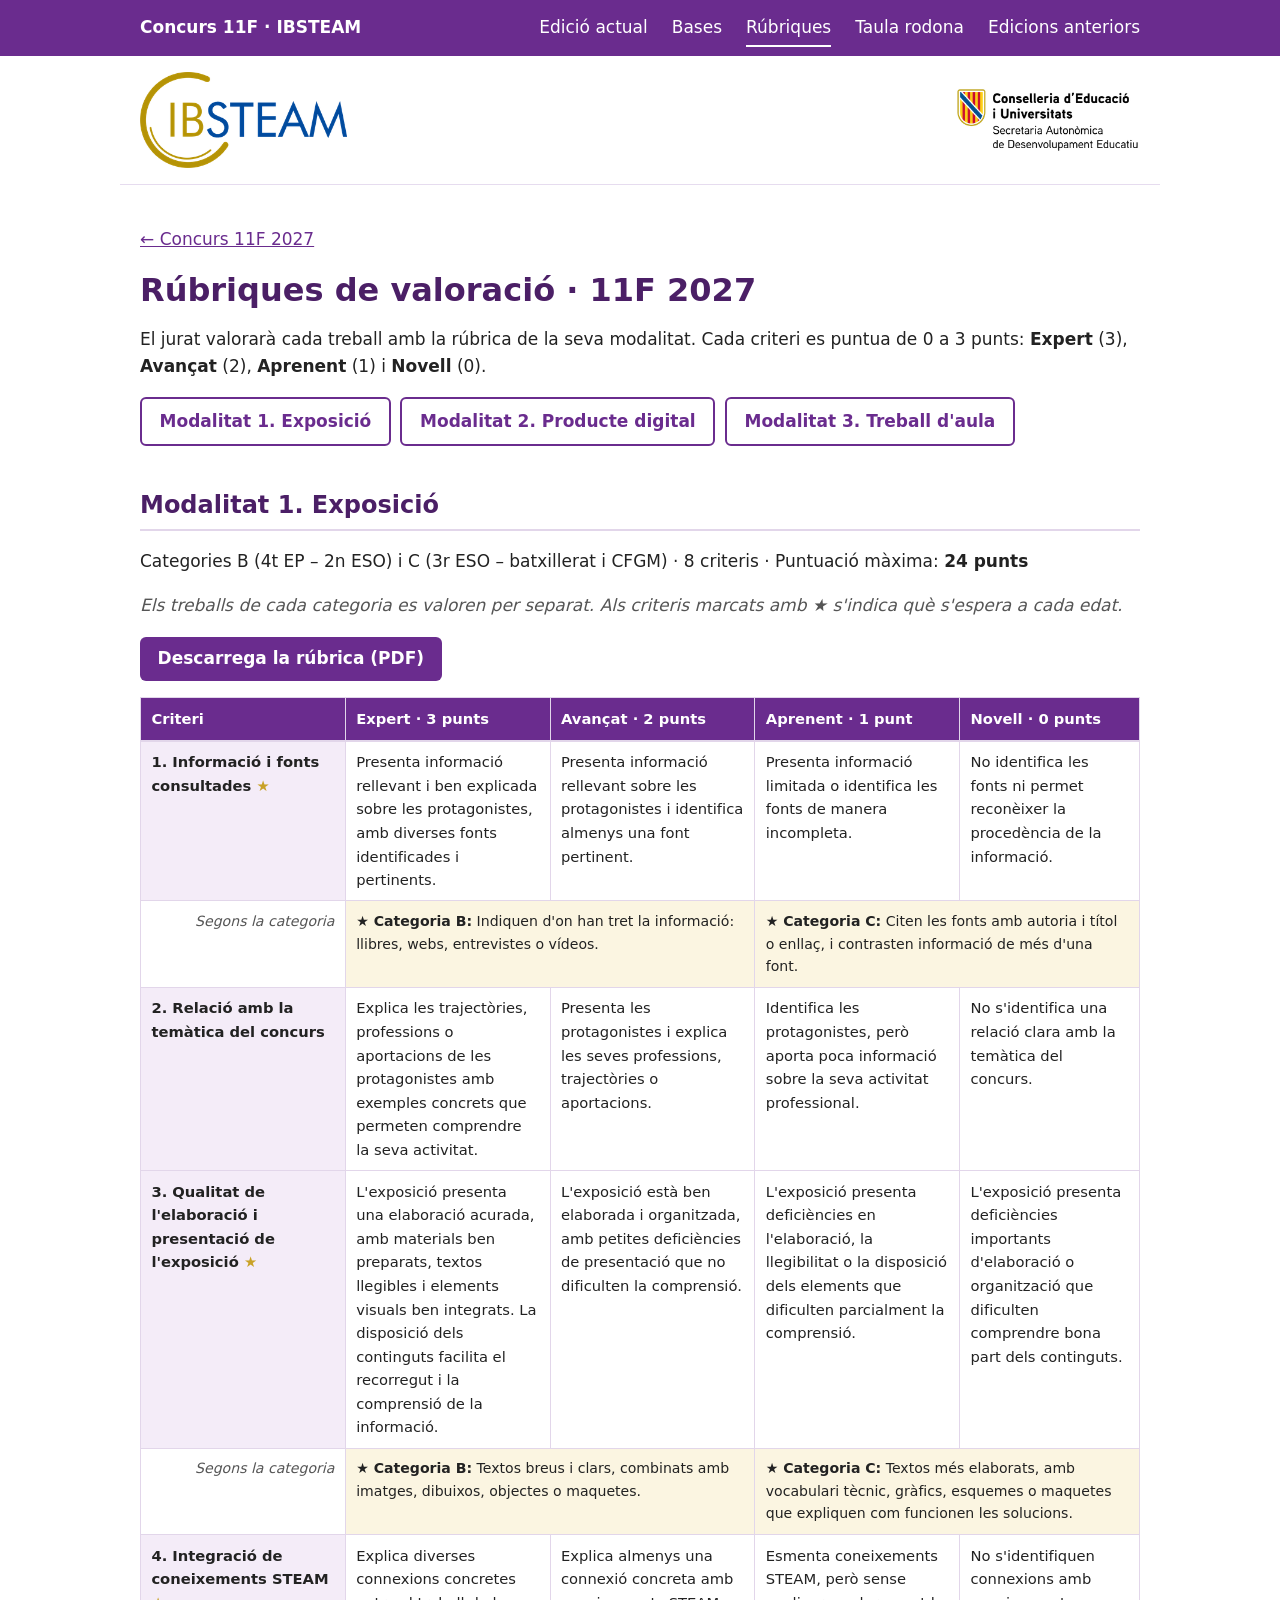
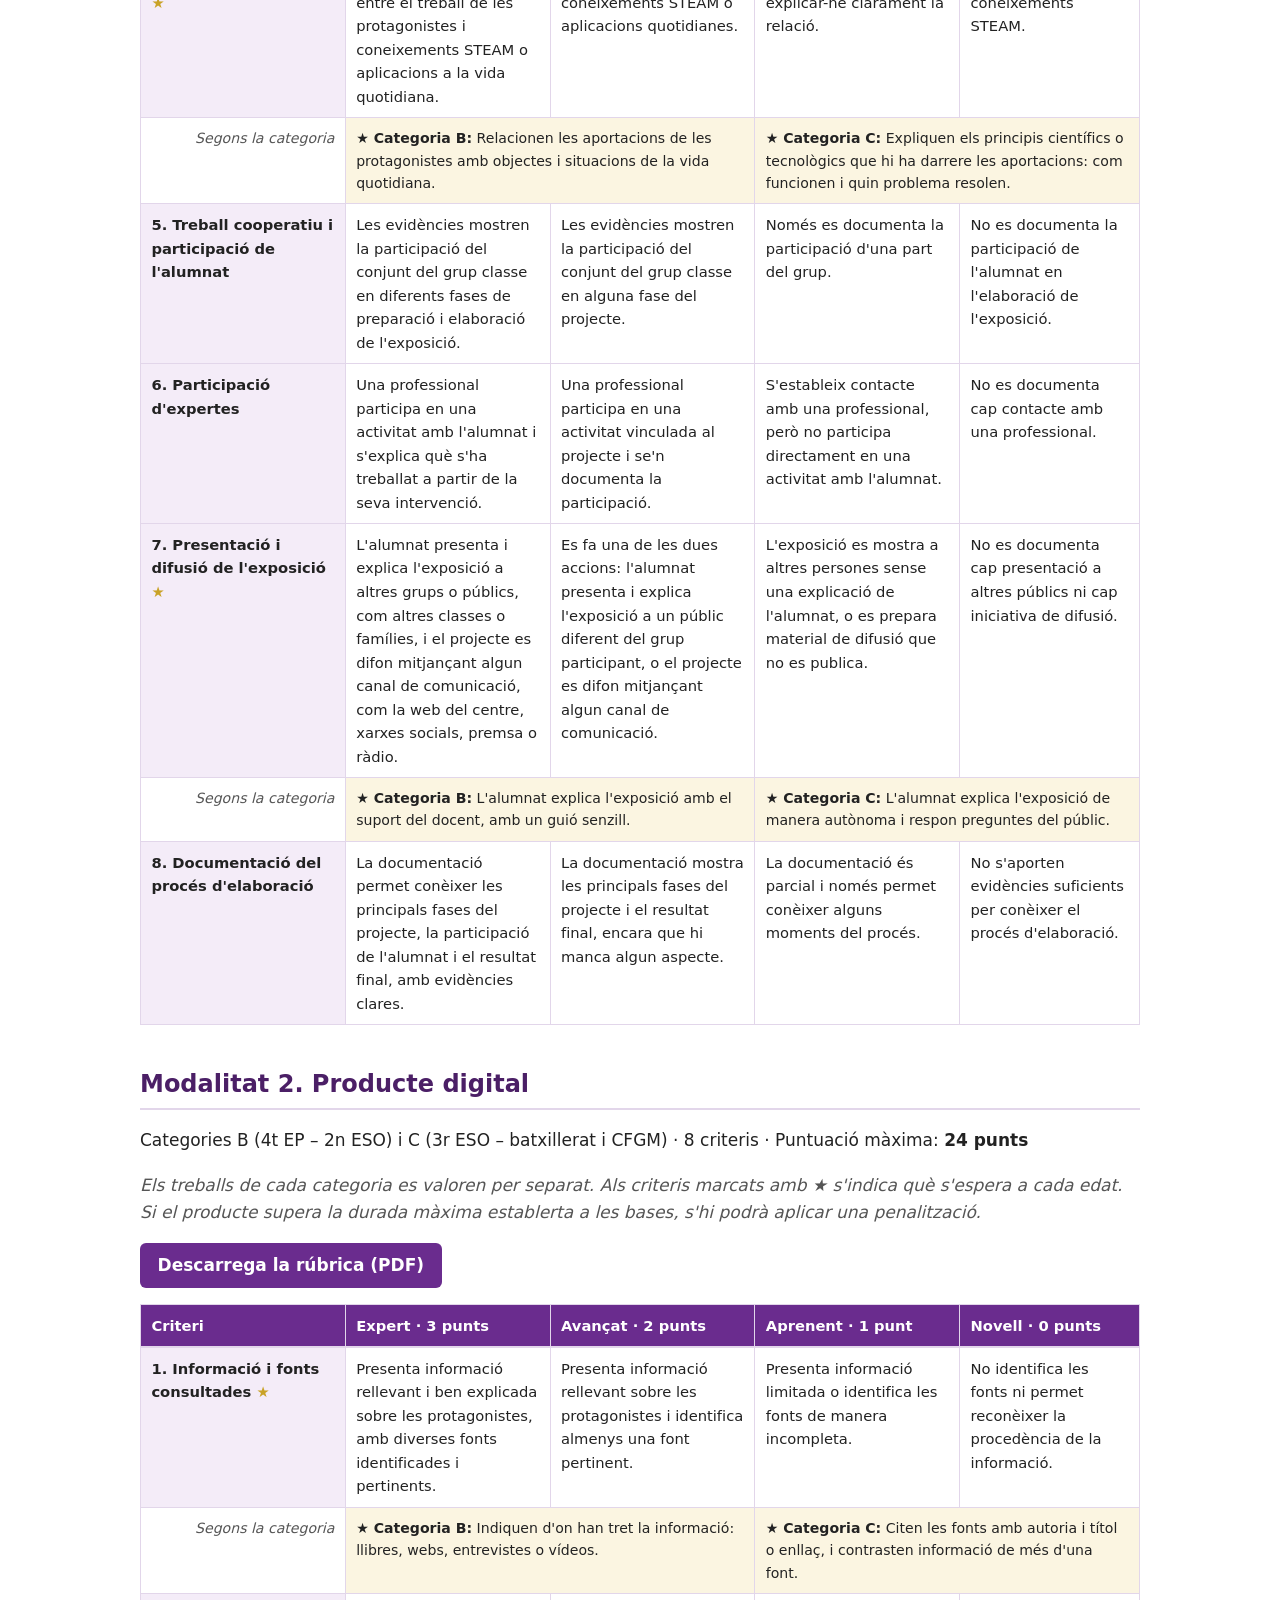
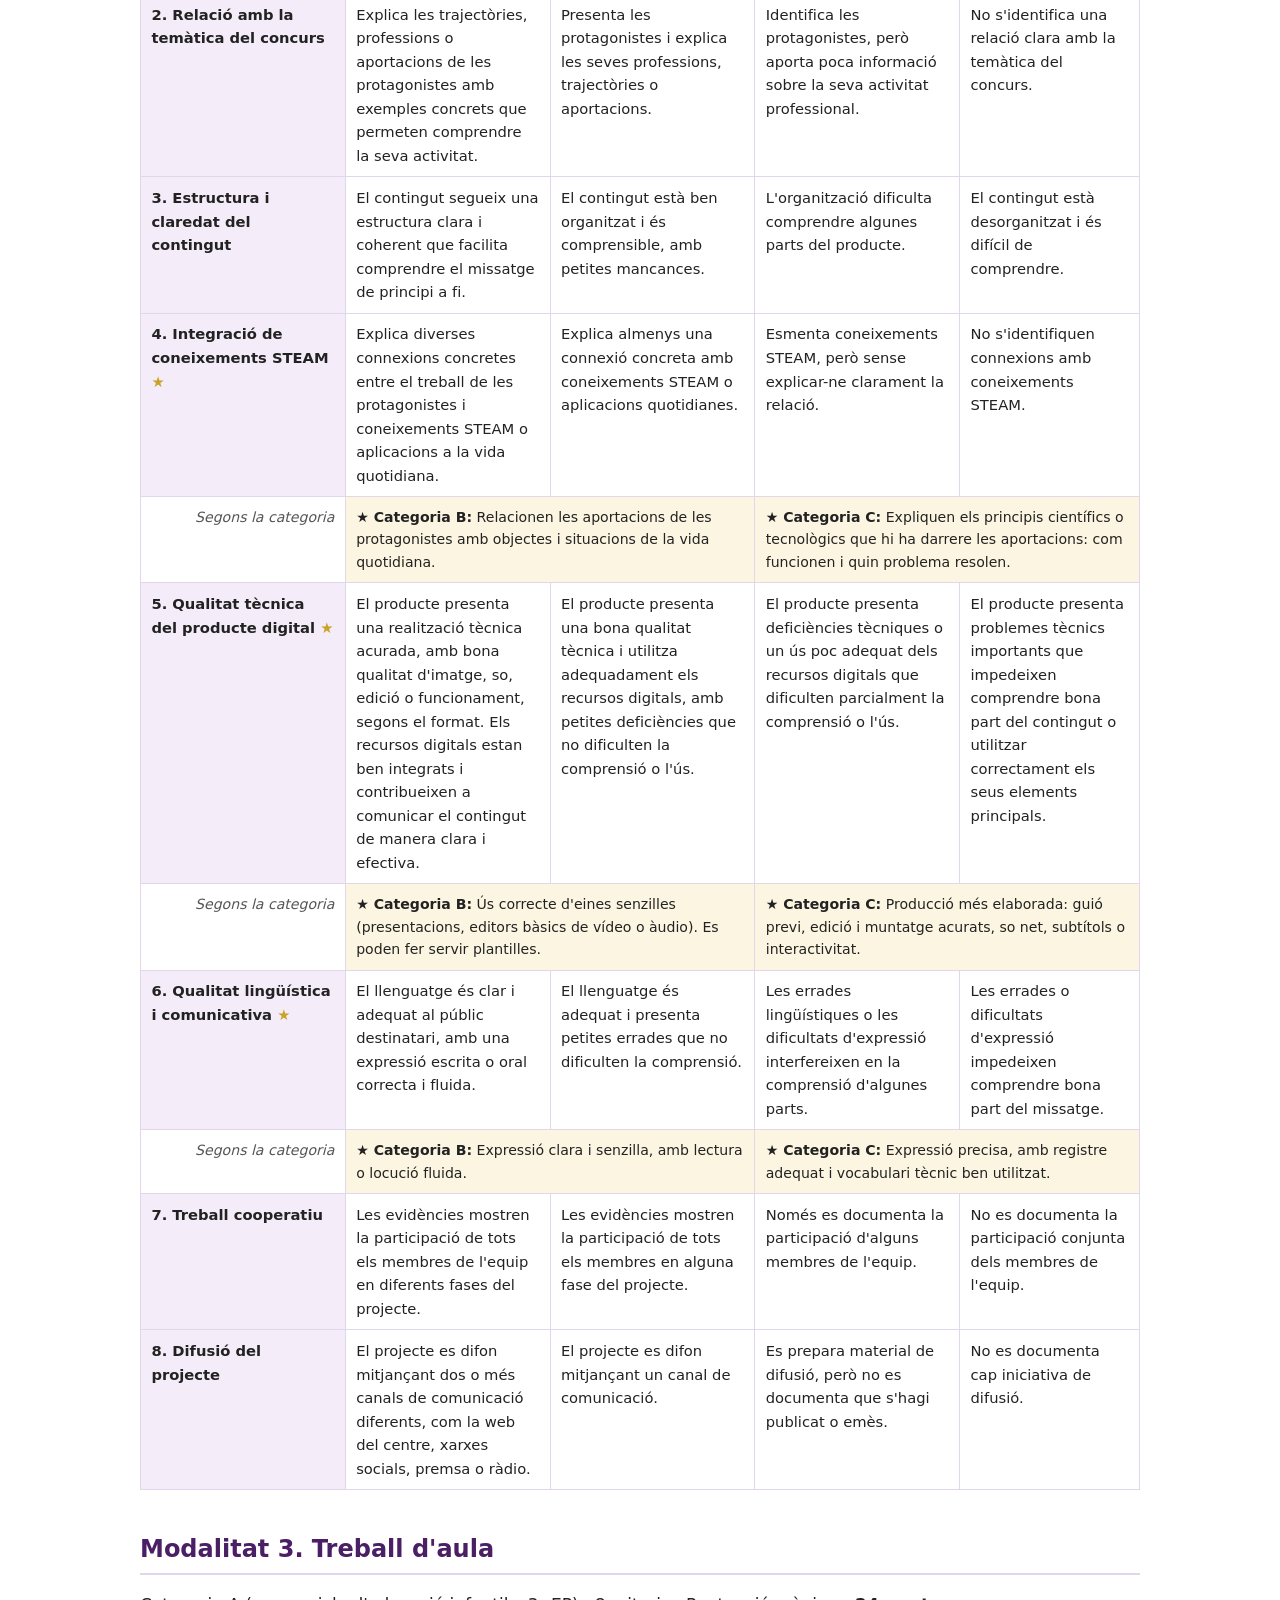
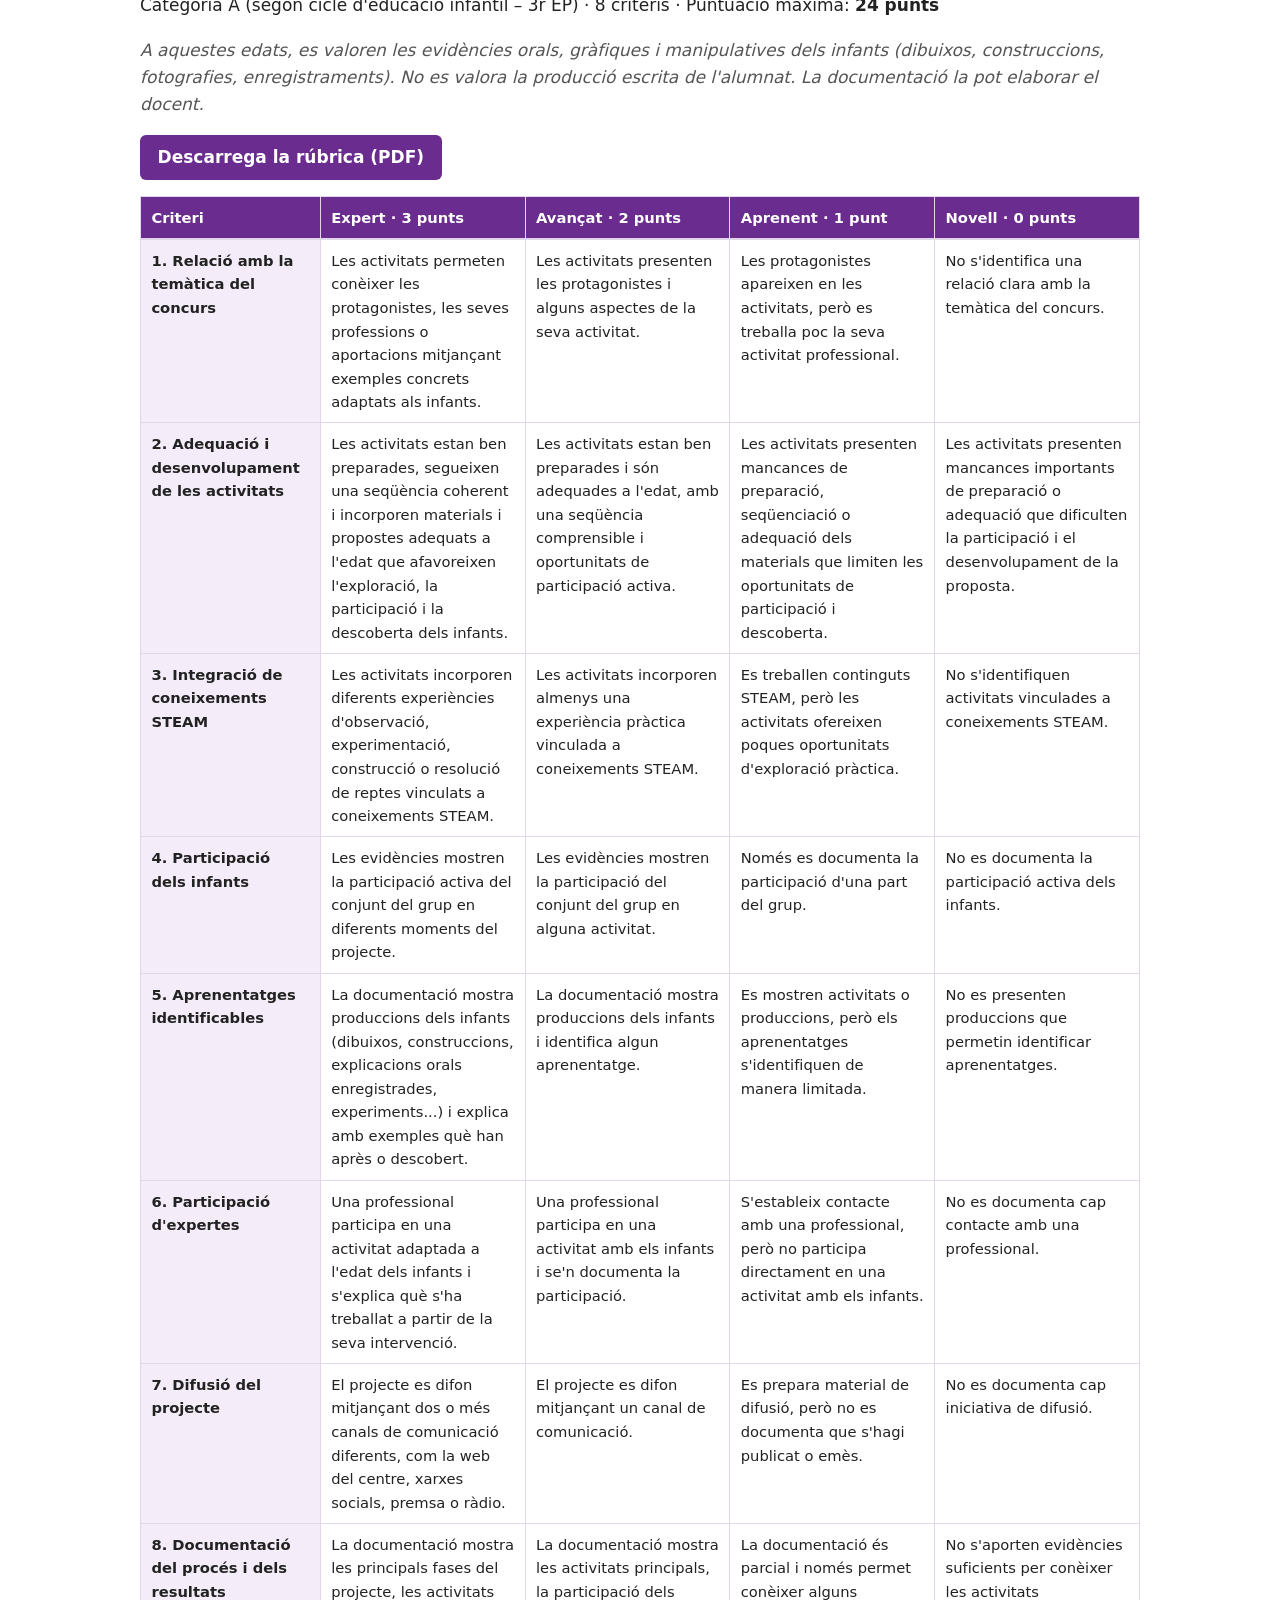
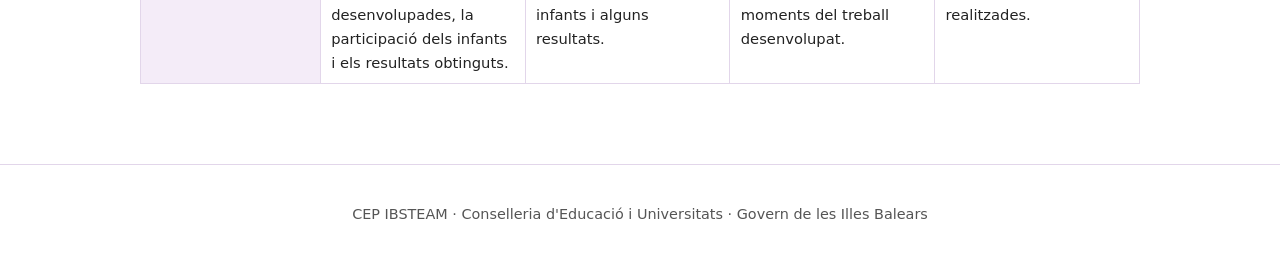
<file: rubriques/index.html>
<!DOCTYPE html>
<html lang="ca">
<head>
  <meta charset="utf-8">
  <meta name="viewport" content="width=device-width, initial-scale=1">
  <title>Rúbriques del concurs 11F 2027 · IBSTEAM</title>
  <meta name="description" content="Rúbriques de valoració de les tres modalitats del concurs 11F 2027 «Jo també vull ser científica».">
  <link rel="stylesheet" href="../css/estil.css">
  <style>@media print { @page { size: A4 landscape; margin: 12mm; } h2 { break-before: page; } h2:first-of-type { break-before: auto; } }</style>
</head>
<body>
  <a class="salta" href="#contingut">Salta al contingut</a>

  <header class="capcalera">
    <nav aria-label="Navegació principal">
      <a class="marca" href="../index.html">Concurs 11F · IBSTEAM</a>
      <a href="../index.html">Edició actual</a>
      <a href="../bases/index.html">Bases</a>
      <a href="index.html" aria-current="page">Rúbriques</a>
      <a href="../taula-rodona/index.html">Taula rodona</a>
      <a href="../index.html#edicions-anteriors">Edicions anteriors</a>
    </nav>
  </header>
  <div class="logos-capcalera">
    <a class="logo-principal" href="https://ibsteam.caib.es/" target="_blank" rel="noopener"><img src="../img/logo-ibsteam.png" alt="CEP IBSTEAM" width="345" height="160"></a>
    <img class="logo-secundari" src="../img/logo-conselleria-educacio.png" alt="Conselleria d'Educació i Universitats. Secretaria Autonòmica de Desenvolupament Educatiu" width="308" height="110">
  </div>

  <main id="contingut">
    <p class="no-imprimir"><a href="../index.html">← Concurs 11F 2027</a></p>
    <h1>Rúbriques de valoració · 11F 2027</h1>
    <p>El jurat valorarà cada treball amb la rúbrica de la seva modalitat. Cada criteri es puntua de 0 a 3 punts: <strong>Expert</strong> (3), <strong>Avançat</strong> (2), <strong>Aprenent</strong> (1) i <strong>Novell</strong> (0).</p>
    <div class="botons">
      <a class="boto secundari" href="#modalitat-1">Modalitat 1. Exposició</a> <a class="boto secundari" href="#modalitat-2">Modalitat 2. Producte digital</a> <a class="boto secundari" href="#modalitat-3">Modalitat 3. Treball d&#x27;aula</a>
    </div>

    <h2 id="modalitat-1">Modalitat 1. Exposició</h2>
    <p>Categories B (4t EP – 2n ESO) i C (3r ESO – batxillerat i CFGM) · 8 criteris · Puntuació màxima: <strong>24 punts</strong></p>
    <p class="nota-rubrica">Els treballs de cada categoria es valoren per separat. Als criteris marcats amb ★ s&#x27;indica què s&#x27;espera a cada edat.</p>
    <div class="botons"><a class="boto" href="../docs/Rubrica_M1_Exposicio_11F_2027.pdf" download>Descarrega la rúbrica (PDF)</a></div>
    <div class="taula-scroll">
    <table class="rubrica">
      <caption class="salta">Rúbrica de la Modalitat 1. Exposició</caption>
      <thead><tr><th scope="col">Criteri</th><th scope="col">Expert · 3 punts</th><th scope="col">Avançat · 2 punts</th><th scope="col">Aprenent · 1 punt</th><th scope="col">Novell · 0 punts</th></tr></thead>
      <tbody>
        <tr><th scope="row">1. Informació i fonts consultades <span class="estrella" aria-label="amb adaptació per categoria">★</span></th><td>Presenta informació rellevant i ben explicada sobre les protagonistes, amb diverses fonts identificades i pertinents.</td><td>Presenta informació rellevant sobre les protagonistes i identifica almenys una font pertinent.</td><td>Presenta informació limitada o identifica les fonts de manera incompleta.</td><td>No identifica les fonts ni permet reconèixer la procedència de la informació.</td></tr>
        <tr class="segons-categoria"><td class="etiq">Segons la categoria</td><td colspan="2"><strong>★ Categoria B:</strong> Indiquen d&#x27;on han tret la informació: llibres, webs, entrevistes o vídeos.</td><td colspan="2"><strong>★ Categoria C:</strong> Citen les fonts amb autoria i títol o enllaç, i contrasten informació de més d&#x27;una font.</td></tr>
        <tr><th scope="row">2. Relació amb la temàtica del concurs</th><td>Explica les trajectòries, professions o aportacions de les protagonistes amb exemples concrets que permeten comprendre la seva activitat.</td><td>Presenta les protagonistes i explica les seves professions, trajectòries o aportacions.</td><td>Identifica les protagonistes, però aporta poca informació sobre la seva activitat professional.</td><td>No s&#x27;identifica una relació clara amb la temàtica del concurs.</td></tr>
        <tr><th scope="row">3. Qualitat de l&#x27;elaboració i presentació de l&#x27;exposició <span class="estrella" aria-label="amb adaptació per categoria">★</span></th><td>L&#x27;exposició presenta una elaboració acurada, amb materials ben preparats, textos llegibles i elements visuals ben integrats. La disposició dels continguts facilita el recorregut i la comprensió de la informació.</td><td>L&#x27;exposició està ben elaborada i organitzada, amb petites deficiències de presentació que no dificulten la comprensió.</td><td>L&#x27;exposició presenta deficiències en l&#x27;elaboració, la llegibilitat o la disposició dels elements que dificulten parcialment la comprensió.</td><td>L&#x27;exposició presenta deficiències importants d&#x27;elaboració o organització que dificulten comprendre bona part dels continguts.</td></tr>
        <tr class="segons-categoria"><td class="etiq">Segons la categoria</td><td colspan="2"><strong>★ Categoria B:</strong> Textos breus i clars, combinats amb imatges, dibuixos, objectes o maquetes.</td><td colspan="2"><strong>★ Categoria C:</strong> Textos més elaborats, amb vocabulari tècnic, gràfics, esquemes o maquetes que expliquen com funcionen les solucions.</td></tr>
        <tr><th scope="row">4. Integració de coneixements STEAM <span class="estrella" aria-label="amb adaptació per categoria">★</span></th><td>Explica diverses connexions concretes entre el treball de les protagonistes i coneixements STEAM o aplicacions a la vida quotidiana.</td><td>Explica almenys una connexió concreta amb coneixements STEAM o aplicacions quotidianes.</td><td>Esmenta coneixements STEAM, però sense explicar-ne clarament la relació.</td><td>No s&#x27;identifiquen connexions amb coneixements STEAM.</td></tr>
        <tr class="segons-categoria"><td class="etiq">Segons la categoria</td><td colspan="2"><strong>★ Categoria B:</strong> Relacionen les aportacions de les protagonistes amb objectes i situacions de la vida quotidiana.</td><td colspan="2"><strong>★ Categoria C:</strong> Expliquen els principis científics o tecnològics que hi ha darrere les aportacions: com funcionen i quin problema resolen.</td></tr>
        <tr><th scope="row">5. Treball cooperatiu i participació de l&#x27;alumnat</th><td>Les evidències mostren la participació del conjunt del grup classe en diferents fases de preparació i elaboració de l&#x27;exposició.</td><td>Les evidències mostren la participació del conjunt del grup classe en alguna fase del projecte.</td><td>Només es documenta la participació d&#x27;una part del grup.</td><td>No es documenta la participació de l&#x27;alumnat en l&#x27;elaboració de l&#x27;exposició.</td></tr>
        <tr><th scope="row">6. Participació d&#x27;expertes</th><td>Una professional participa en una activitat amb l&#x27;alumnat i s&#x27;explica què s&#x27;ha treballat a partir de la seva intervenció.</td><td>Una professional participa en una activitat vinculada al projecte i se&#x27;n documenta la participació.</td><td>S&#x27;estableix contacte amb una professional, però no participa directament en una activitat amb l&#x27;alumnat.</td><td>No es documenta cap contacte amb una professional.</td></tr>
        <tr><th scope="row">7. Presentació i difusió de l&#x27;exposició <span class="estrella" aria-label="amb adaptació per categoria">★</span></th><td>L&#x27;alumnat presenta i explica l&#x27;exposició a altres grups o públics, com altres classes o famílies, i el projecte es difon mitjançant algun canal de comunicació, com la web del centre, xarxes socials, premsa o ràdio.</td><td>Es fa una de les dues accions: l&#x27;alumnat presenta i explica l&#x27;exposició a un públic diferent del grup participant, o el projecte es difon mitjançant algun canal de comunicació.</td><td>L&#x27;exposició es mostra a altres persones sense una explicació de l&#x27;alumnat, o es prepara material de difusió que no es publica.</td><td>No es documenta cap presentació a altres públics ni cap iniciativa de difusió.</td></tr>
        <tr class="segons-categoria"><td class="etiq">Segons la categoria</td><td colspan="2"><strong>★ Categoria B:</strong> L&#x27;alumnat explica l&#x27;exposició amb el suport del docent, amb un guió senzill.</td><td colspan="2"><strong>★ Categoria C:</strong> L&#x27;alumnat explica l&#x27;exposició de manera autònoma i respon preguntes del públic.</td></tr>
        <tr><th scope="row">8. Documentació del procés d&#x27;elaboració</th><td>La documentació permet conèixer les principals fases del projecte, la participació de l&#x27;alumnat i el resultat final, amb evidències clares.</td><td>La documentació mostra les principals fases del projecte i el resultat final, encara que hi manca algun aspecte.</td><td>La documentació és parcial i només permet conèixer alguns moments del procés.</td><td>No s&#x27;aporten evidències suficients per conèixer el procés d&#x27;elaboració.</td></tr>
      </tbody>
    </table>
    </div>

    <h2 id="modalitat-2">Modalitat 2. Producte digital</h2>
    <p>Categories B (4t EP – 2n ESO) i C (3r ESO – batxillerat i CFGM) · 8 criteris · Puntuació màxima: <strong>24 punts</strong></p>
    <p class="nota-rubrica">Els treballs de cada categoria es valoren per separat. Als criteris marcats amb ★ s&#x27;indica què s&#x27;espera a cada edat. Si el producte supera la durada màxima establerta a les bases, s&#x27;hi podrà aplicar una penalització.</p>
    <div class="botons"><a class="boto" href="../docs/Rubrica_M2_Producte_digital_11F_2027.pdf" download>Descarrega la rúbrica (PDF)</a></div>
    <div class="taula-scroll">
    <table class="rubrica">
      <caption class="salta">Rúbrica de la Modalitat 2. Producte digital</caption>
      <thead><tr><th scope="col">Criteri</th><th scope="col">Expert · 3 punts</th><th scope="col">Avançat · 2 punts</th><th scope="col">Aprenent · 1 punt</th><th scope="col">Novell · 0 punts</th></tr></thead>
      <tbody>
        <tr><th scope="row">1. Informació i fonts consultades <span class="estrella" aria-label="amb adaptació per categoria">★</span></th><td>Presenta informació rellevant i ben explicada sobre les protagonistes, amb diverses fonts identificades i pertinents.</td><td>Presenta informació rellevant sobre les protagonistes i identifica almenys una font pertinent.</td><td>Presenta informació limitada o identifica les fonts de manera incompleta.</td><td>No identifica les fonts ni permet reconèixer la procedència de la informació.</td></tr>
        <tr class="segons-categoria"><td class="etiq">Segons la categoria</td><td colspan="2"><strong>★ Categoria B:</strong> Indiquen d&#x27;on han tret la informació: llibres, webs, entrevistes o vídeos.</td><td colspan="2"><strong>★ Categoria C:</strong> Citen les fonts amb autoria i títol o enllaç, i contrasten informació de més d&#x27;una font.</td></tr>
        <tr><th scope="row">2. Relació amb la temàtica del concurs</th><td>Explica les trajectòries, professions o aportacions de les protagonistes amb exemples concrets que permeten comprendre la seva activitat.</td><td>Presenta les protagonistes i explica les seves professions, trajectòries o aportacions.</td><td>Identifica les protagonistes, però aporta poca informació sobre la seva activitat professional.</td><td>No s&#x27;identifica una relació clara amb la temàtica del concurs.</td></tr>
        <tr><th scope="row">3. Estructura i claredat del contingut</th><td>El contingut segueix una estructura clara i coherent que facilita comprendre el missatge de principi a fi.</td><td>El contingut està ben organitzat i és comprensible, amb petites mancances.</td><td>L&#x27;organització dificulta comprendre algunes parts del producte.</td><td>El contingut està desorganitzat i és difícil de comprendre.</td></tr>
        <tr><th scope="row">4. Integració de coneixements STEAM <span class="estrella" aria-label="amb adaptació per categoria">★</span></th><td>Explica diverses connexions concretes entre el treball de les protagonistes i coneixements STEAM o aplicacions a la vida quotidiana.</td><td>Explica almenys una connexió concreta amb coneixements STEAM o aplicacions quotidianes.</td><td>Esmenta coneixements STEAM, però sense explicar-ne clarament la relació.</td><td>No s&#x27;identifiquen connexions amb coneixements STEAM.</td></tr>
        <tr class="segons-categoria"><td class="etiq">Segons la categoria</td><td colspan="2"><strong>★ Categoria B:</strong> Relacionen les aportacions de les protagonistes amb objectes i situacions de la vida quotidiana.</td><td colspan="2"><strong>★ Categoria C:</strong> Expliquen els principis científics o tecnològics que hi ha darrere les aportacions: com funcionen i quin problema resolen.</td></tr>
        <tr><th scope="row">5. Qualitat tècnica del producte digital <span class="estrella" aria-label="amb adaptació per categoria">★</span></th><td>El producte presenta una realització tècnica acurada, amb bona qualitat d&#x27;imatge, so, edició o funcionament, segons el format. Els recursos digitals estan ben integrats i contribueixen a comunicar el contingut de manera clara i efectiva.</td><td>El producte presenta una bona qualitat tècnica i utilitza adequadament els recursos digitals, amb petites deficiències que no dificulten la comprensió o l&#x27;ús.</td><td>El producte presenta deficiències tècniques o un ús poc adequat dels recursos digitals que dificulten parcialment la comprensió o l&#x27;ús.</td><td>El producte presenta problemes tècnics importants que impedeixen comprendre bona part del contingut o utilitzar correctament els seus elements principals.</td></tr>
        <tr class="segons-categoria"><td class="etiq">Segons la categoria</td><td colspan="2"><strong>★ Categoria B:</strong> Ús correcte d&#x27;eines senzilles (presentacions, editors bàsics de vídeo o àudio). Es poden fer servir plantilles.</td><td colspan="2"><strong>★ Categoria C:</strong> Producció més elaborada: guió previ, edició i muntatge acurats, so net, subtítols o interactivitat.</td></tr>
        <tr><th scope="row">6. Qualitat lingüística i comunicativa <span class="estrella" aria-label="amb adaptació per categoria">★</span></th><td>El llenguatge és clar i adequat al públic destinatari, amb una expressió escrita o oral correcta i fluida.</td><td>El llenguatge és adequat i presenta petites errades que no dificulten la comprensió.</td><td>Les errades lingüístiques o les dificultats d&#x27;expressió interfereixen en la comprensió d&#x27;algunes parts.</td><td>Les errades o dificultats d&#x27;expressió impedeixen comprendre bona part del missatge.</td></tr>
        <tr class="segons-categoria"><td class="etiq">Segons la categoria</td><td colspan="2"><strong>★ Categoria B:</strong> Expressió clara i senzilla, amb lectura o locució fluida.</td><td colspan="2"><strong>★ Categoria C:</strong> Expressió precisa, amb registre adequat i vocabulari tècnic ben utilitzat.</td></tr>
        <tr><th scope="row">7. Treball cooperatiu</th><td>Les evidències mostren la participació de tots els membres de l&#x27;equip en diferents fases del projecte.</td><td>Les evidències mostren la participació de tots els membres en alguna fase del projecte.</td><td>Només es documenta la participació d&#x27;alguns membres de l&#x27;equip.</td><td>No es documenta la participació conjunta dels membres de l&#x27;equip.</td></tr>
        <tr><th scope="row">8. Difusió del projecte</th><td>El projecte es difon mitjançant dos o més canals de comunicació diferents, com la web del centre, xarxes socials, premsa o ràdio.</td><td>El projecte es difon mitjançant un canal de comunicació.</td><td>Es prepara material de difusió, però no es documenta que s&#x27;hagi publicat o emès.</td><td>No es documenta cap iniciativa de difusió.</td></tr>
      </tbody>
    </table>
    </div>

    <h2 id="modalitat-3">Modalitat 3. Treball d&#x27;aula</h2>
    <p>Categoria A (segon cicle d&#x27;educació infantil – 3r EP) · 8 criteris · Puntuació màxima: <strong>24 punts</strong></p>
    <p class="nota-rubrica">A aquestes edats, es valoren les evidències orals, gràfiques i manipulatives dels infants (dibuixos, construccions, fotografies, enregistraments). No es valora la producció escrita de l&#x27;alumnat. La documentació la pot elaborar el docent.</p>
    <div class="botons"><a class="boto" href="../docs/Rubrica_M3_Treball_aula_11F_2027.pdf" download>Descarrega la rúbrica (PDF)</a></div>
    <div class="taula-scroll">
    <table class="rubrica">
      <caption class="salta">Rúbrica de la Modalitat 3. Treball d&#x27;aula</caption>
      <thead><tr><th scope="col">Criteri</th><th scope="col">Expert · 3 punts</th><th scope="col">Avançat · 2 punts</th><th scope="col">Aprenent · 1 punt</th><th scope="col">Novell · 0 punts</th></tr></thead>
      <tbody>
        <tr><th scope="row">1. Relació amb la temàtica del concurs</th><td>Les activitats permeten conèixer les protagonistes, les seves professions o aportacions mitjançant exemples concrets adaptats als infants.</td><td>Les activitats presenten les protagonistes i alguns aspectes de la seva activitat.</td><td>Les protagonistes apareixen en les activitats, però es treballa poc la seva activitat professional.</td><td>No s&#x27;identifica una relació clara amb la temàtica del concurs.</td></tr>
        <tr><th scope="row">2. Adequació i desenvolupament de les activitats</th><td>Les activitats estan ben preparades, segueixen una seqüència coherent i incorporen materials i propostes adequats a l&#x27;edat que afavoreixen l&#x27;exploració, la participació i la descoberta dels infants.</td><td>Les activitats estan ben preparades i són adequades a l&#x27;edat, amb una seqüència comprensible i oportunitats de participació activa.</td><td>Les activitats presenten mancances de preparació, seqüenciació o adequació dels materials que limiten les oportunitats de participació i descoberta.</td><td>Les activitats presenten mancances importants de preparació o adequació que dificulten la participació i el desenvolupament de la proposta.</td></tr>
        <tr><th scope="row">3. Integració de coneixements STEAM</th><td>Les activitats incorporen diferents experiències d&#x27;observació, experimentació, construcció o resolució de reptes vinculats a coneixements STEAM.</td><td>Les activitats incorporen almenys una experiència pràctica vinculada a coneixements STEAM.</td><td>Es treballen continguts STEAM, però les activitats ofereixen poques oportunitats d&#x27;exploració pràctica.</td><td>No s&#x27;identifiquen activitats vinculades a coneixements STEAM.</td></tr>
        <tr><th scope="row">4. Participació dels infants</th><td>Les evidències mostren la participació activa del conjunt del grup en diferents moments del projecte.</td><td>Les evidències mostren la participació del conjunt del grup en alguna activitat.</td><td>Només es documenta la participació d&#x27;una part del grup.</td><td>No es documenta la participació activa dels infants.</td></tr>
        <tr><th scope="row">5. Aprenentatges identificables</th><td>La documentació mostra produccions dels infants (dibuixos, construccions, explicacions orals enregistrades, experiments...) i explica amb exemples què han après o descobert.</td><td>La documentació mostra produccions dels infants i identifica algun aprenentatge.</td><td>Es mostren activitats o produccions, però els aprenentatges s&#x27;identifiquen de manera limitada.</td><td>No es presenten produccions que permetin identificar aprenentatges.</td></tr>
        <tr><th scope="row">6. Participació d&#x27;expertes</th><td>Una professional participa en una activitat adaptada a l&#x27;edat dels infants i s&#x27;explica què s&#x27;ha treballat a partir de la seva intervenció.</td><td>Una professional participa en una activitat amb els infants i se&#x27;n documenta la participació.</td><td>S&#x27;estableix contacte amb una professional, però no participa directament en una activitat amb els infants.</td><td>No es documenta cap contacte amb una professional.</td></tr>
        <tr><th scope="row">7. Difusió del projecte</th><td>El projecte es difon mitjançant dos o més canals de comunicació diferents, com la web del centre, xarxes socials, premsa o ràdio.</td><td>El projecte es difon mitjançant un canal de comunicació.</td><td>Es prepara material de difusió, però no es documenta que s&#x27;hagi publicat o emès.</td><td>No es documenta cap iniciativa de difusió.</td></tr>
        <tr><th scope="row">8. Documentació del procés i dels resultats</th><td>La documentació mostra les principals fases del projecte, les activitats desenvolupades, la participació dels infants i els resultats obtinguts.</td><td>La documentació mostra les activitats principals, la participació dels infants i alguns resultats.</td><td>La documentació és parcial i només permet conèixer alguns moments del treball desenvolupat.</td><td>No s&#x27;aporten evidències suficients per conèixer les activitats realitzades.</td></tr>
      </tbody>
    </table>
    </div>

    <p class="peu-imprimir">CEP IBSTEAM · Concurs 11F 2027 «Jo també vull ser científica» · https://cepibsteam.github.io/concurs11f/</p>
  </main>

  <footer>
    <p>CEP IBSTEAM · Conselleria d'Educació i Universitats · Govern de les Illes Balears</p>
  </footer>
</body>
</html>
</file>
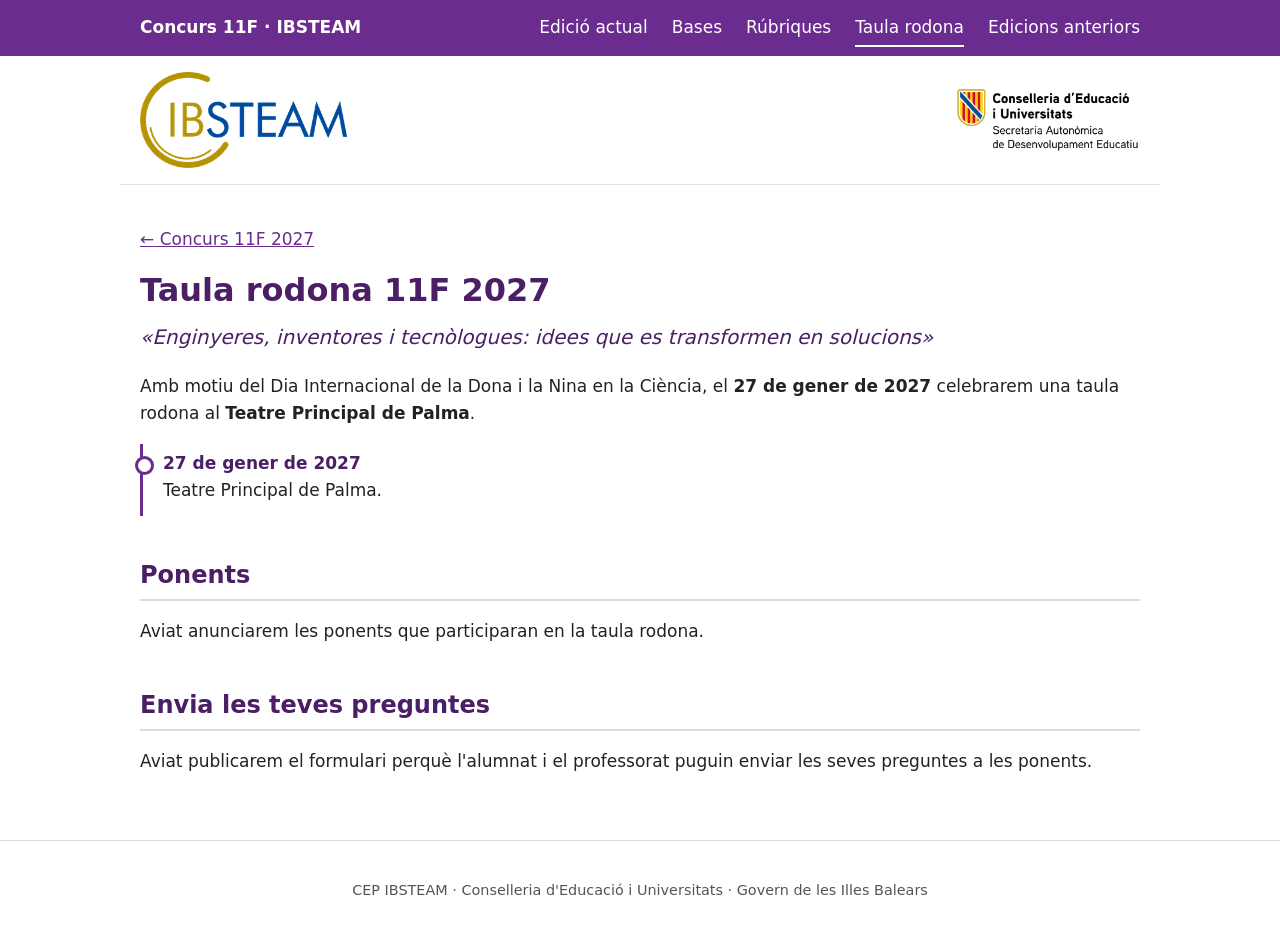
<file: taula-rodona/index.html>
<!DOCTYPE html>
<html lang="ca">
<head>
  <meta charset="utf-8">
  <meta name="viewport" content="width=device-width, initial-scale=1">
  <title>Taula rodona 11F 2027 · IBSTEAM</title>
  <meta name="description" content="Taula rodona del concurs 11F 2027 «Jo també vull ser científica», el 27 de gener de 2027 al Teatre Principal de Palma.">
  <link rel="stylesheet" href="../css/estil.css">
</head>
<body>
  <a class="salta" href="#contingut">Salta al contingut</a>

  <header class="capcalera">
    <nav aria-label="Navegació principal">
      <a class="marca" href="../index.html">Concurs 11F · IBSTEAM</a>
      <a href="../index.html">Edició actual</a>
      <a href="../bases/index.html">Bases</a>
      <a href="../rubriques/index.html">Rúbriques</a>
      <a href="index.html" aria-current="page">Taula rodona</a>
      <a href="../index.html#edicions-anteriors">Edicions anteriors</a>
    </nav>
  </header>
  <div class="logos-capcalera">
    <a class="logo-principal" href="https://ibsteam.caib.es/" target="_blank" rel="noopener"><img src="../img/logo-ibsteam.png" alt="CEP IBSTEAM" width="345" height="160"></a>
    <img class="logo-secundari" src="../img/logo-conselleria-educacio.png" alt="Conselleria d'Educació i Universitats. Secretaria Autonòmica de Desenvolupament Educatiu" width="308" height="110">
  </div>

  <main id="contingut">
    <p><a href="../index.html">← Concurs 11F 2027</a></p>
    <h1>Taula rodona 11F 2027</h1>
    <p class="lema">«Enginyeres, inventores i tecnòlogues: idees que es transformen en solucions»</p>

    <p>Amb motiu del Dia Internacional de la Dona i la Nina en la Ciència, el <strong>27 de gener de 2027</strong> celebrarem una taula rodona al <strong>Teatre Principal de Palma</strong>.</p>

    <ol class="calendari">
      <li><span class="data">27 de gener de 2027</span>Teatre Principal de Palma.</li>
    </ol>

    <h2 id="ponents">Ponents</h2>
    <p>Aviat anunciarem les ponents que participaran en la taula rodona.</p>
    <!-- PENDENT: noms, càrrecs i breu presentació de les ponents -->

    <h2 id="preguntes">Envia les teves preguntes</h2>
    <p>Aviat publicarem el formulari perquè l'alumnat i el professorat puguin enviar les seves preguntes a les ponents.</p>
    <!-- PENDENT: botó al formulari de preguntes
    <div class="botons"><a class="boto" href="ENLLAÇ" target="_blank" rel="noopener">Formulari de preguntes</a></div>
    -->
  </main>

  <footer>
    <p>CEP IBSTEAM · Conselleria d'Educació i Universitats · Govern de les Illes Balears</p>
  </footer>
</body>
</html>
</file>
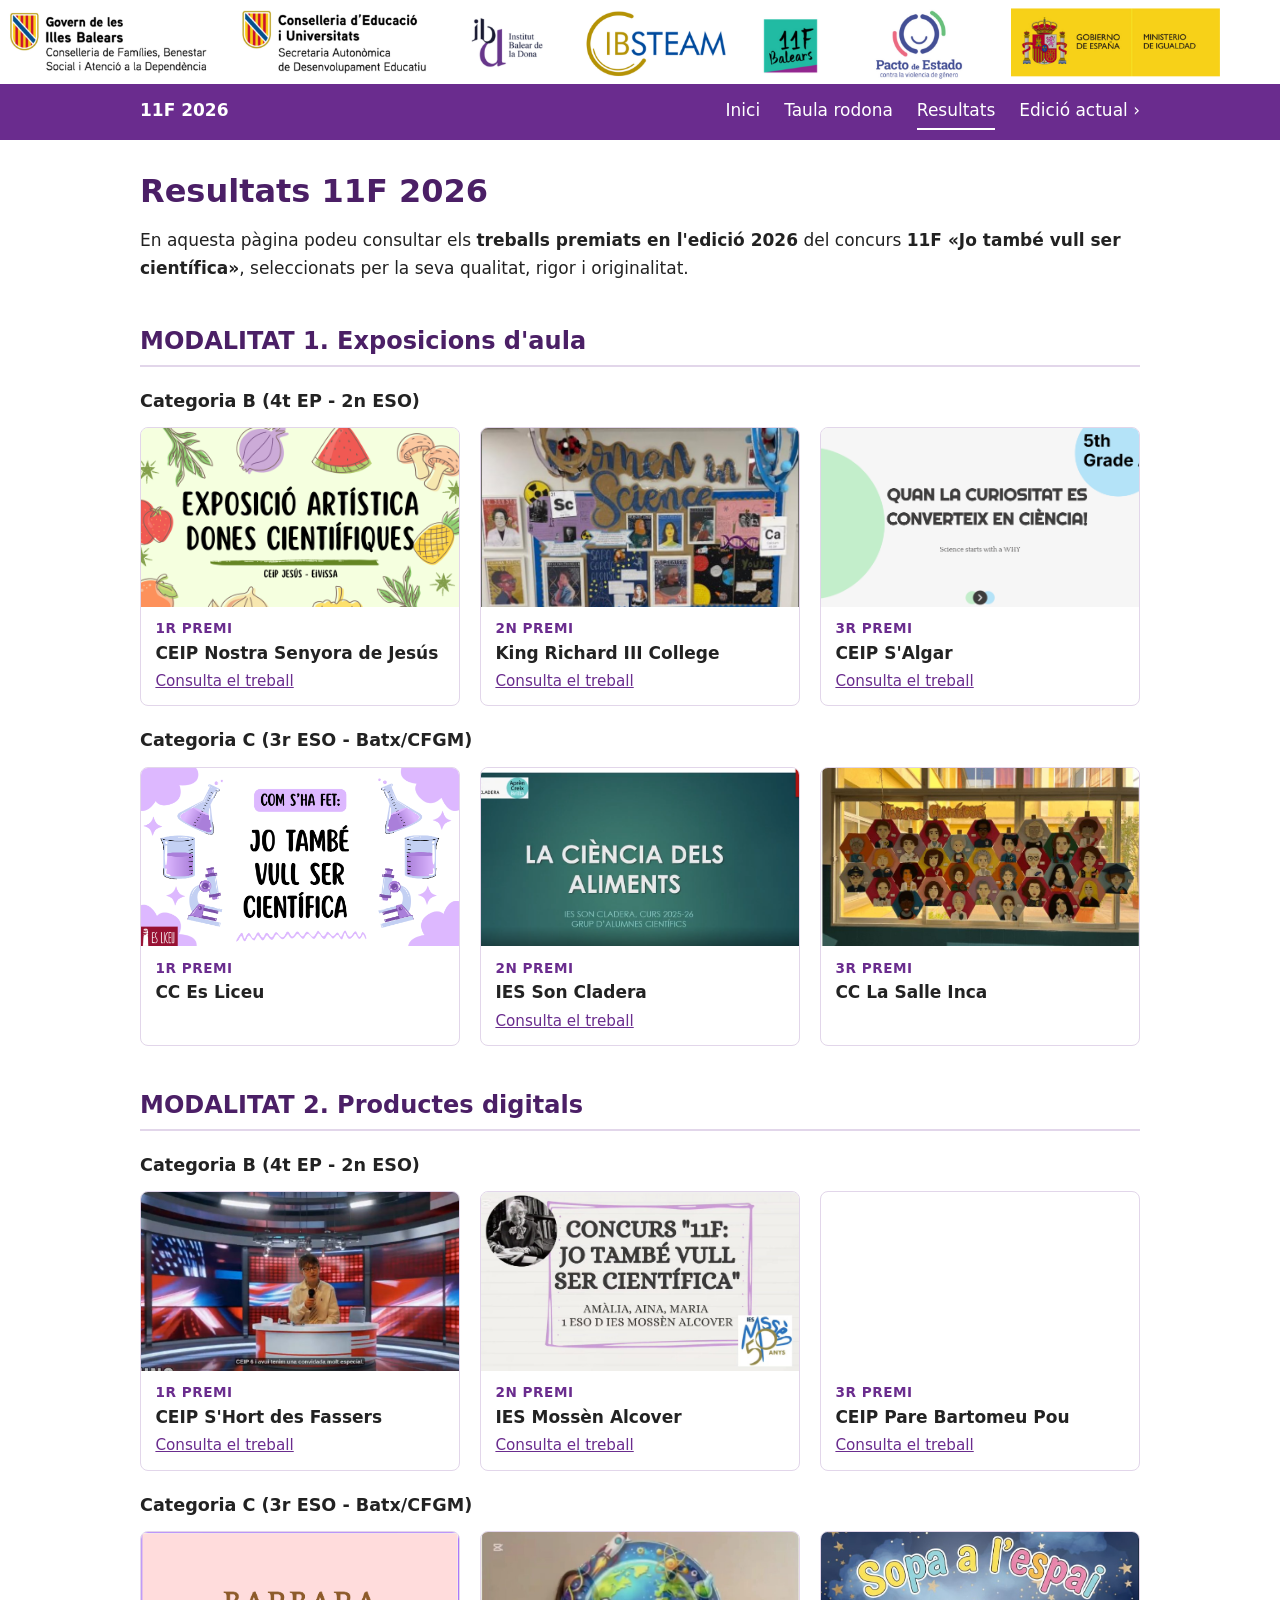
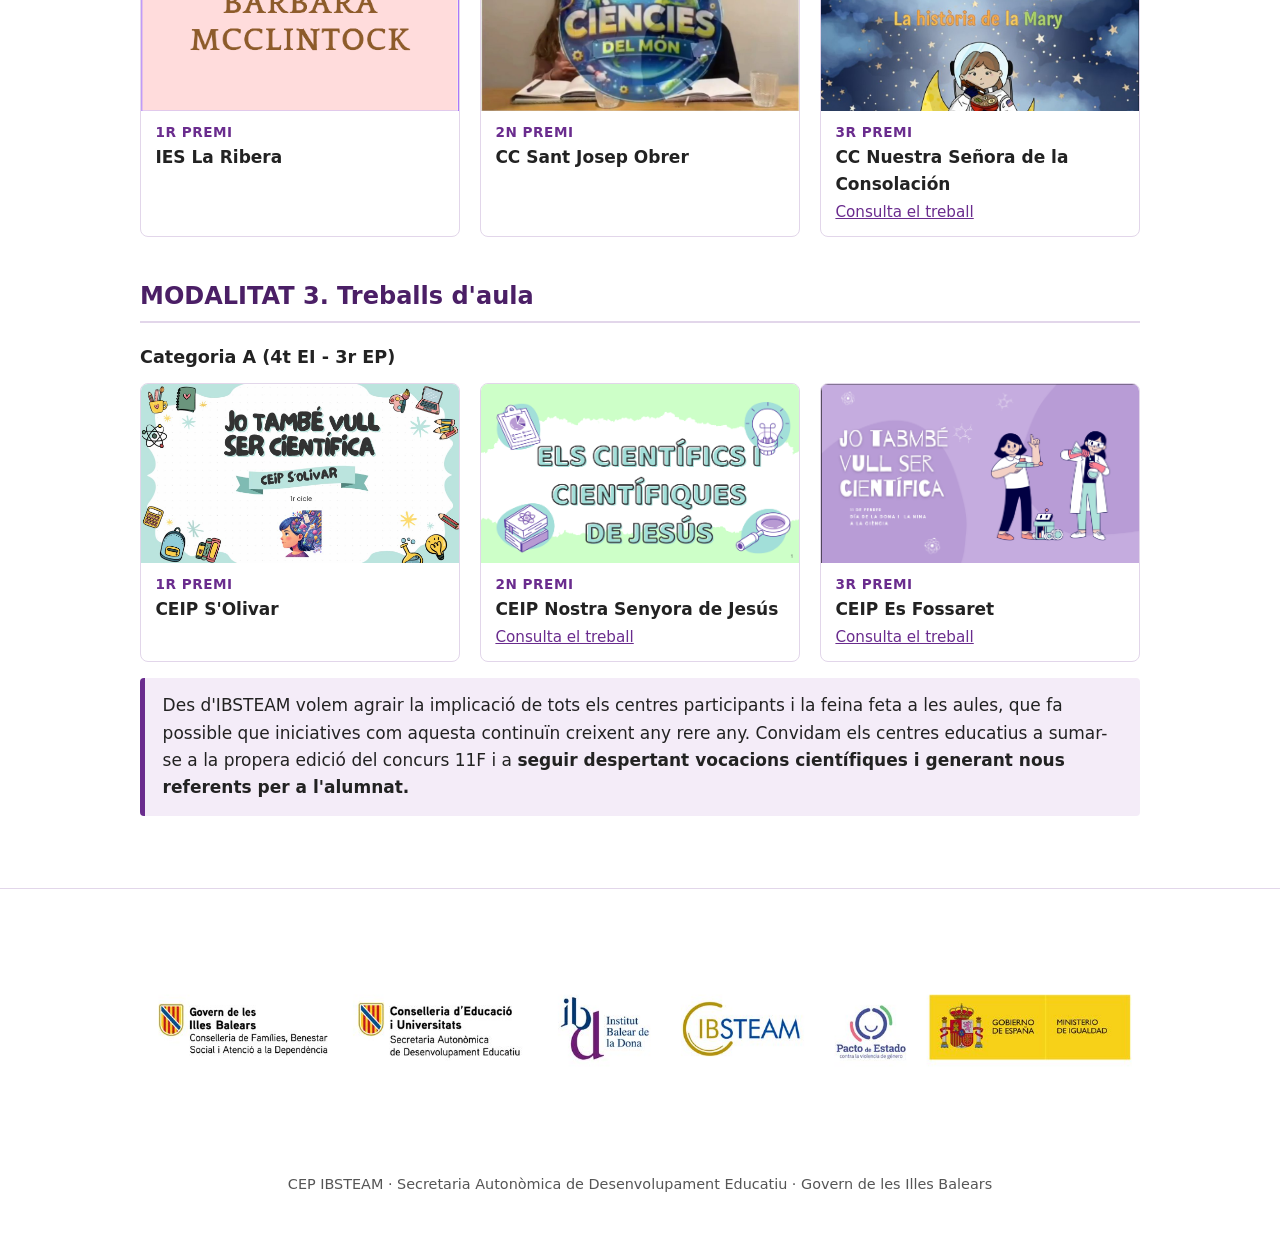
<file: 2026/resultats-2026/index.html>
<!DOCTYPE html>
<html lang="ca">
<head>
  <meta charset="utf-8">
  <meta name="viewport" content="width=device-width, initial-scale=1">
  <title>Resultats 11F 2026 · IBSTEAM</title>
  <meta name="description" content="Treballs premiats a l'edició 2026 del concurs 11F «Jo també vull ser científica».">
  <link rel="stylesheet" href="../css/estil.css">
</head>
<body>
  <a class="salta" href="#contingut">Salta al contingut</a>

  <header class="capcalera">
    <img class="banner" src="../img/Banner-web-11f.png" alt="11F · Jo també vull ser científica · IBSTEAM">
    <nav aria-label="Navegació principal">
      <a class="marca" href="../index.html">11F 2026</a>
      <a href="../index.html">Inici</a>
      <a href="../taula-rodona-11f-2026/index.html">Taula rodona</a>
      <a href="index.html" aria-current="page">Resultats</a>
      <a href="../../index.html">Edició actual ›</a>
    </nav>
  </header>

  <main id="contingut">
    <h1>Resultats 11F 2026</h1>
    <p>En aquesta pàgina podeu consultar els <strong>treballs premiats en l'edició 2026</strong> del concurs <strong>11F «Jo també vull ser científica»</strong>, seleccionats per la seva qualitat, rigor i originalitat.</p>

    <h2>MODALITAT 1. Exposicions d&#x27;aula</h2>
    <h3 class="categoria">Categoria B (4t EP - 2n ESO)</h3>
    <div class="premis">
      <figure class="premi">
        <a class="imatge" href="https://www.canva.com/design/DAG7fuvTZ-U/qMSzi-ByozRiaqqArgQwHQ/view?utm_content=DAG7fuvTZ-U&amp;utm_campaign=designshare&amp;utm_medium=link2&amp;utm_source=uniquelinks&amp;utlId=h52dd8d0b4e#1" tabindex="-1" aria-hidden="true"><img src="../img/resultats/CEIP-Jesus-Eivissa.png" alt="" loading="lazy"></a>
        <figcaption><span class="posicio">1r premi</span><span class="centre">CEIP Nostra Senyora de Jesús</span><a class="enllac" href="https://www.canva.com/design/DAG7fuvTZ-U/qMSzi-ByozRiaqqArgQwHQ/view?utm_content=DAG7fuvTZ-U&amp;utm_campaign=designshare&amp;utm_medium=link2&amp;utm_source=uniquelinks&amp;utlId=h52dd8d0b4e#1">Consulta el treball<span class="salta"> de CEIP Nostra Senyora de Jesús</span></a></figcaption>
      </figure>
      <figure class="premi">
        <a class="imatge" href="https://drive.google.com/file/d/1IUSZVWCCUFB8Yk-PIMCNdBgZ7uitqMvt/view" tabindex="-1" aria-hidden="true"><img src="../img/resultats/King-Richard-III-College.jpg" alt="" loading="lazy"></a>
        <figcaption><span class="posicio">2n premi</span><span class="centre">King Richard III College</span><a class="enllac" href="https://drive.google.com/file/d/1IUSZVWCCUFB8Yk-PIMCNdBgZ7uitqMvt/view">Consulta el treball<span class="salta"> de King Richard III College</span></a></figcaption>
      </figure>
      <figure class="premi">
        <a class="imatge" href="https://view.genially.com/6963658d622e184deab3cd30/presentation-5th-grade-a-project-11f-2026" tabindex="-1" aria-hidden="true"><img src="../img/resultats/CEIP-SAlgar.png" alt="" loading="lazy"></a>
        <figcaption><span class="posicio">3r premi</span><span class="centre">CEIP S&#x27;Algar</span><a class="enllac" href="https://view.genially.com/6963658d622e184deab3cd30/presentation-5th-grade-a-project-11f-2026">Consulta el treball<span class="salta"> de CEIP S&#x27;Algar</span></a></figcaption>
      </figure>
    </div>
    <h3 class="categoria">Categoria C (3r ESO - Batx/CFGM)</h3>
    <div class="premis">
      <figure class="premi">
        <span class="imatge"><img src="../img/resultats/Es-Liceu.png" alt="" loading="lazy"></span>
        <figcaption><span class="posicio">1r premi</span><span class="centre">CC Es Liceu</span></figcaption>
      </figure>
      <figure class="premi">
        <a class="imatge" href="https://drive.google.com/file/d/1U1BFbcGQfOROopFhcSk01THLrnsBD2vL/view" tabindex="-1" aria-hidden="true"><img src="../img/resultats/IES-Son-Cladera.png" alt="" loading="lazy"></a>
        <figcaption><span class="posicio">2n premi</span><span class="centre">IES Son Cladera</span><a class="enllac" href="https://drive.google.com/file/d/1U1BFbcGQfOROopFhcSk01THLrnsBD2vL/view">Consulta el treball<span class="salta"> de IES Son Cladera</span></a></figcaption>
      </figure>
      <figure class="premi">
        <span class="imatge"><img src="../img/resultats/CC-La-Salle-Inca.jpg" alt="" loading="lazy"></span>
        <figcaption><span class="posicio">3r premi</span><span class="centre">CC La Salle Inca</span></figcaption>
      </figure>
    </div>
    <h2>MODALITAT 2. Productes digitals</h2>
    <h3 class="categoria">Categoria B (4t EP - 2n ESO)</h3>
    <div class="premis">
      <figure class="premi">
        <a class="imatge" href="https://drive.google.com/file/d/1Lij5OJV_oT0-een_efMn7mRoSSAAVTr4/view" tabindex="-1" aria-hidden="true"><img src="../img/resultats/CEIP-SHort-des-Fassers.jpg" alt="" loading="lazy"></a>
        <figcaption><span class="posicio">1r premi</span><span class="centre">CEIP S&#x27;Hort des Fassers</span><a class="enllac" href="https://drive.google.com/file/d/1Lij5OJV_oT0-een_efMn7mRoSSAAVTr4/view">Consulta el treball<span class="salta"> de CEIP S&#x27;Hort des Fassers</span></a></figcaption>
      </figure>
      <figure class="premi">
        <a class="imatge" href="https://www.canva.com/design/DAG9jQL0lNg/aXgMiRI3JVyRTo8s4ZdwrA/view?utm_content=DAG9jQL0lNg&amp;utm_campaign=designshare&amp;utm_medium=link2&amp;utm_source=uniquelinks&amp;utlId=hbcd71dbb4e" tabindex="-1" aria-hidden="true"><img src="../img/resultats/IES-Mossen-Alcover.jpg" alt="" loading="lazy"></a>
        <figcaption><span class="posicio">2n premi</span><span class="centre">IES Mossèn Alcover</span><a class="enllac" href="https://www.canva.com/design/DAG9jQL0lNg/aXgMiRI3JVyRTo8s4ZdwrA/view?utm_content=DAG9jQL0lNg&amp;utm_campaign=designshare&amp;utm_medium=link2&amp;utm_source=uniquelinks&amp;utlId=hbcd71dbb4e">Consulta el treball<span class="salta"> de IES Mossèn Alcover</span></a></figcaption>
      </figure>
      <figure class="premi">
        <div class="video"><iframe src="https://www.youtube-nocookie.com/embed/1XI0WVkdcxg" title="Treball de CEIP Pare Bartomeu Pou, 3r premi productes digitals" loading="lazy" allow="accelerometer; clipboard-write; encrypted-media; gyroscope; picture-in-picture" allowfullscreen></iframe></div>
        <figcaption><span class="posicio">3r premi</span><span class="centre">CEIP Pare Bartomeu Pou</span><a class="enllac" href="https://www.youtube.com/watch?v=1XI0WVkdcxg">Consulta el treball<span class="salta"> de CEIP Pare Bartomeu Pou</span></a></figcaption>
      </figure>
    </div>
    <h3 class="categoria">Categoria C (3r ESO - Batx/CFGM)</h3>
    <div class="premis">
      <figure class="premi">
        <span class="imatge"><img src="../img/resultats/IES-La-Ribera.png" alt="" loading="lazy"></span>
        <figcaption><span class="posicio">1r premi</span><span class="centre">IES La Ribera</span></figcaption>
      </figure>
      <figure class="premi">
        <span class="imatge"><img src="../img/resultats/CC-Sant-Josep-Obrer.jpg" alt="" loading="lazy"></span>
        <figcaption><span class="posicio">2n premi</span><span class="centre">CC Sant Josep Obrer</span></figcaption>
      </figure>
      <figure class="premi">
        <a class="imatge" href="https://www.canva.com/design/DAG6n4EuN44/nmgoCeQtHjCpVLpACSFUcw/view?utm_content=DAG6n4EuN44&amp;utm_campaign=designshare&amp;utm_medium=link2&amp;utm_source=uniquelinks&amp;utlId=hde2bb308b9" tabindex="-1" aria-hidden="true"><img src="../img/resultats/CC-Nuestra-Senora-de-la-Consolacion2.jpg" alt="" loading="lazy"></a>
        <figcaption><span class="posicio">3r premi</span><span class="centre">CC Nuestra Señora de la Consolación</span><a class="enllac" href="https://www.canva.com/design/DAG6n4EuN44/nmgoCeQtHjCpVLpACSFUcw/view?utm_content=DAG6n4EuN44&amp;utm_campaign=designshare&amp;utm_medium=link2&amp;utm_source=uniquelinks&amp;utlId=hde2bb308b9">Consulta el treball<span class="salta"> de CC Nuestra Señora de la Consolación</span></a></figcaption>
      </figure>
    </div>
    <h2>MODALITAT 3. Treballs d&#x27;aula</h2>
    <h3 class="categoria">Categoria A (4t EI - 3r EP)</h3>
    <div class="premis">
      <figure class="premi">
        <span class="imatge"><img src="../img/resultats/CEIP-SOlivar.jpg" alt="" loading="lazy"></span>
        <figcaption><span class="posicio">1r premi</span><span class="centre">CEIP S&#x27;Olivar</span></figcaption>
      </figure>
      <figure class="premi">
        <a class="imatge" href="https://www.canva.com/design/DAG7MQyAM3c/ob86Ap6yU47ei6Jxp_QJjA/view?utm_content=DAG7MQyAM3c&amp;utm_campaign=designshare&amp;utm_medium=link2&amp;utm_source=uniquelinks&amp;utlId=hee922ae1fb" tabindex="-1" aria-hidden="true"><img src="../img/resultats/CC-Nostra-senyora-de-Jesus.png" alt="" loading="lazy"></a>
        <figcaption><span class="posicio">2n premi</span><span class="centre">CEIP Nostra Senyora de Jesús</span><a class="enllac" href="https://www.canva.com/design/DAG7MQyAM3c/ob86Ap6yU47ei6Jxp_QJjA/view?utm_content=DAG7MQyAM3c&amp;utm_campaign=designshare&amp;utm_medium=link2&amp;utm_source=uniquelinks&amp;utlId=hee922ae1fb">Consulta el treball<span class="salta"> de CEIP Nostra Senyora de Jesús</span></a></figcaption>
      </figure>
      <figure class="premi">
        <a class="imatge" href="https://drive.google.com/file/d/1D6a-JJWSOK5_AWUMAHLZ_-Wb0FvvJZRK/view" tabindex="-1" aria-hidden="true"><img src="../img/resultats/CEIP-Es-Fossaret.png" alt="" loading="lazy"></a>
        <figcaption><span class="posicio">3r premi</span><span class="centre">CEIP Es Fossaret</span><a class="enllac" href="https://drive.google.com/file/d/1D6a-JJWSOK5_AWUMAHLZ_-Wb0FvvJZRK/view">Consulta el treball<span class="salta"> de CEIP Es Fossaret</span></a></figcaption>
      </figure>
    </div>

    <p class="avis">Des d'IBSTEAM volem agrair la implicació de tots els centres participants i la feina feta a les aules, que fa possible que iniciatives com aquesta continuïn creixent any rere any. Convidam els centres educatius a sumar-se a la propera edició del concurs 11F i a <strong>seguir despertant vocacions científiques i generant nous referents per a l'alumnat.</strong></p>
  </main>

  <footer>
    <img src="../img/Logos-2026.jpg" alt="Logos de les entitats organitzadores i col·laboradores del concurs" width="1024" height="227">
    <p>CEP IBSTEAM · Secretaria Autonòmica de Desenvolupament Educatiu · Govern de les Illes Balears</p>
  </footer>
</body>
</html>
</file>
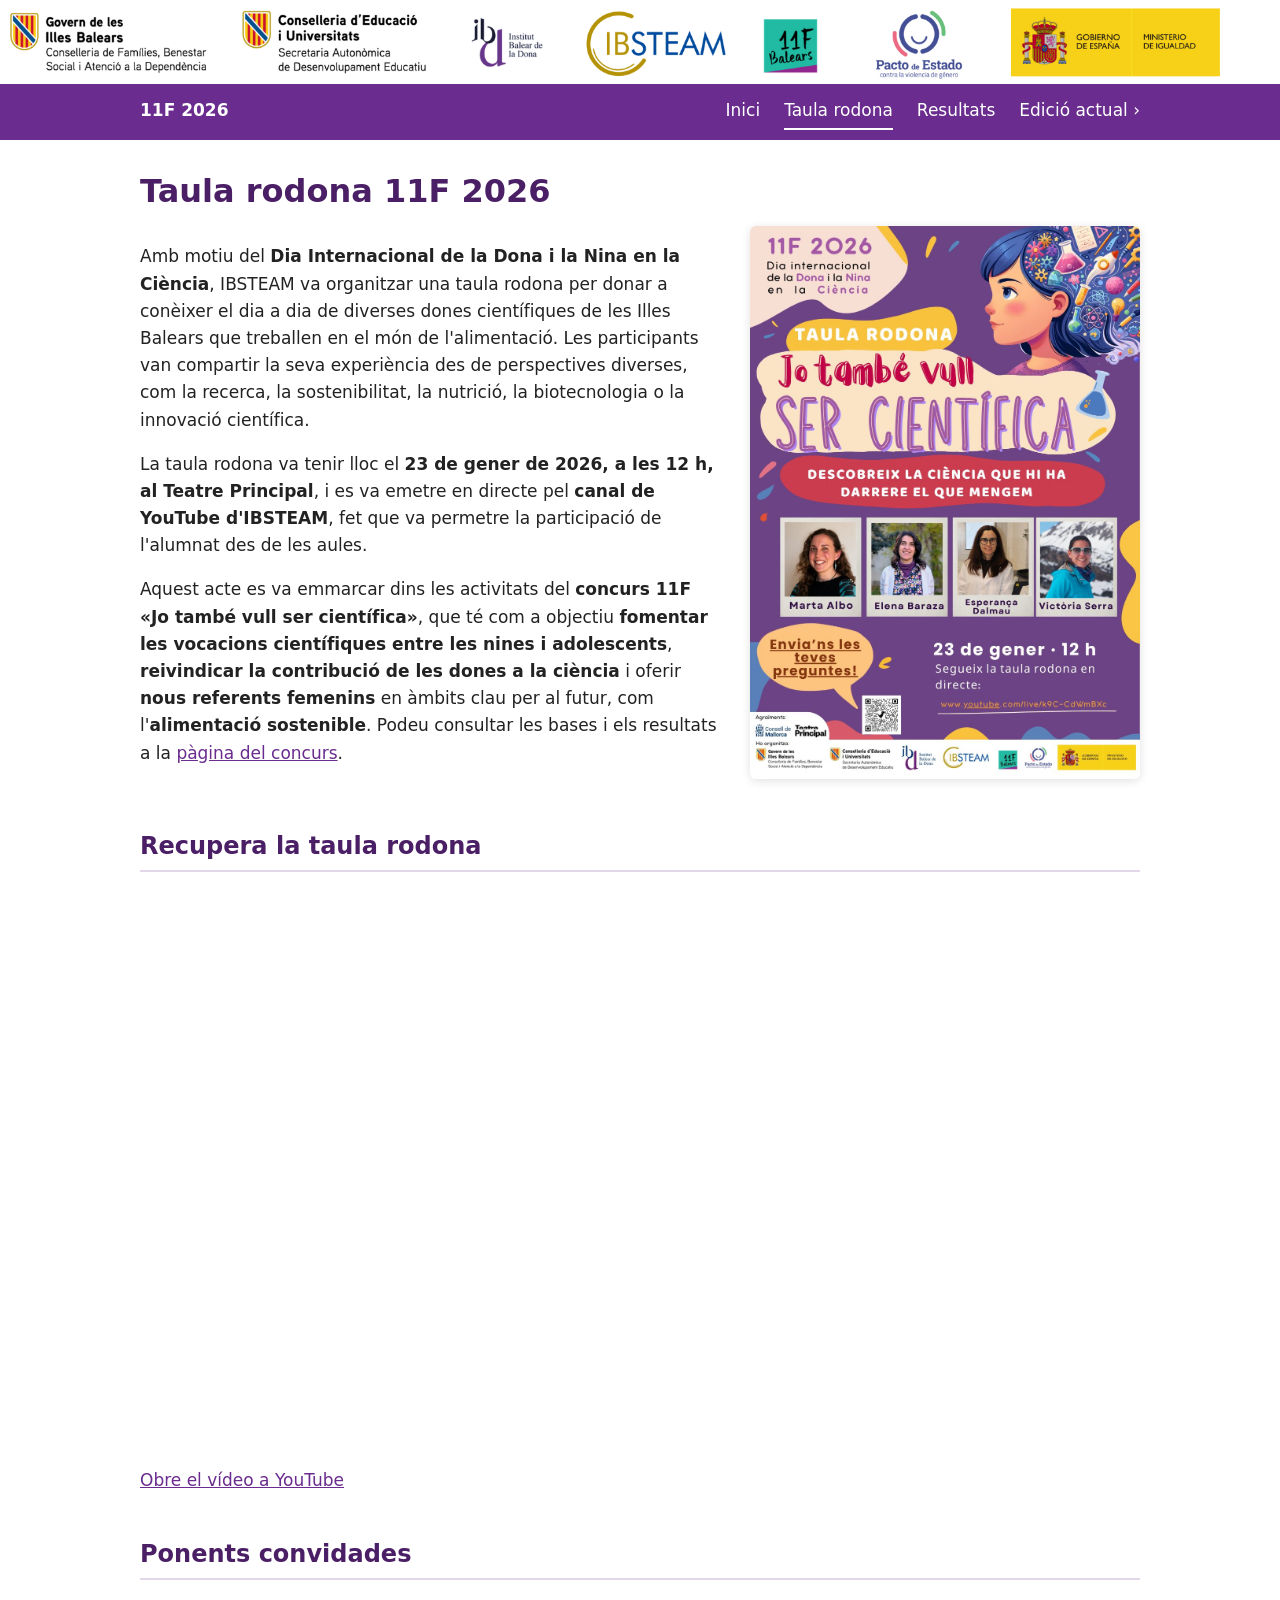
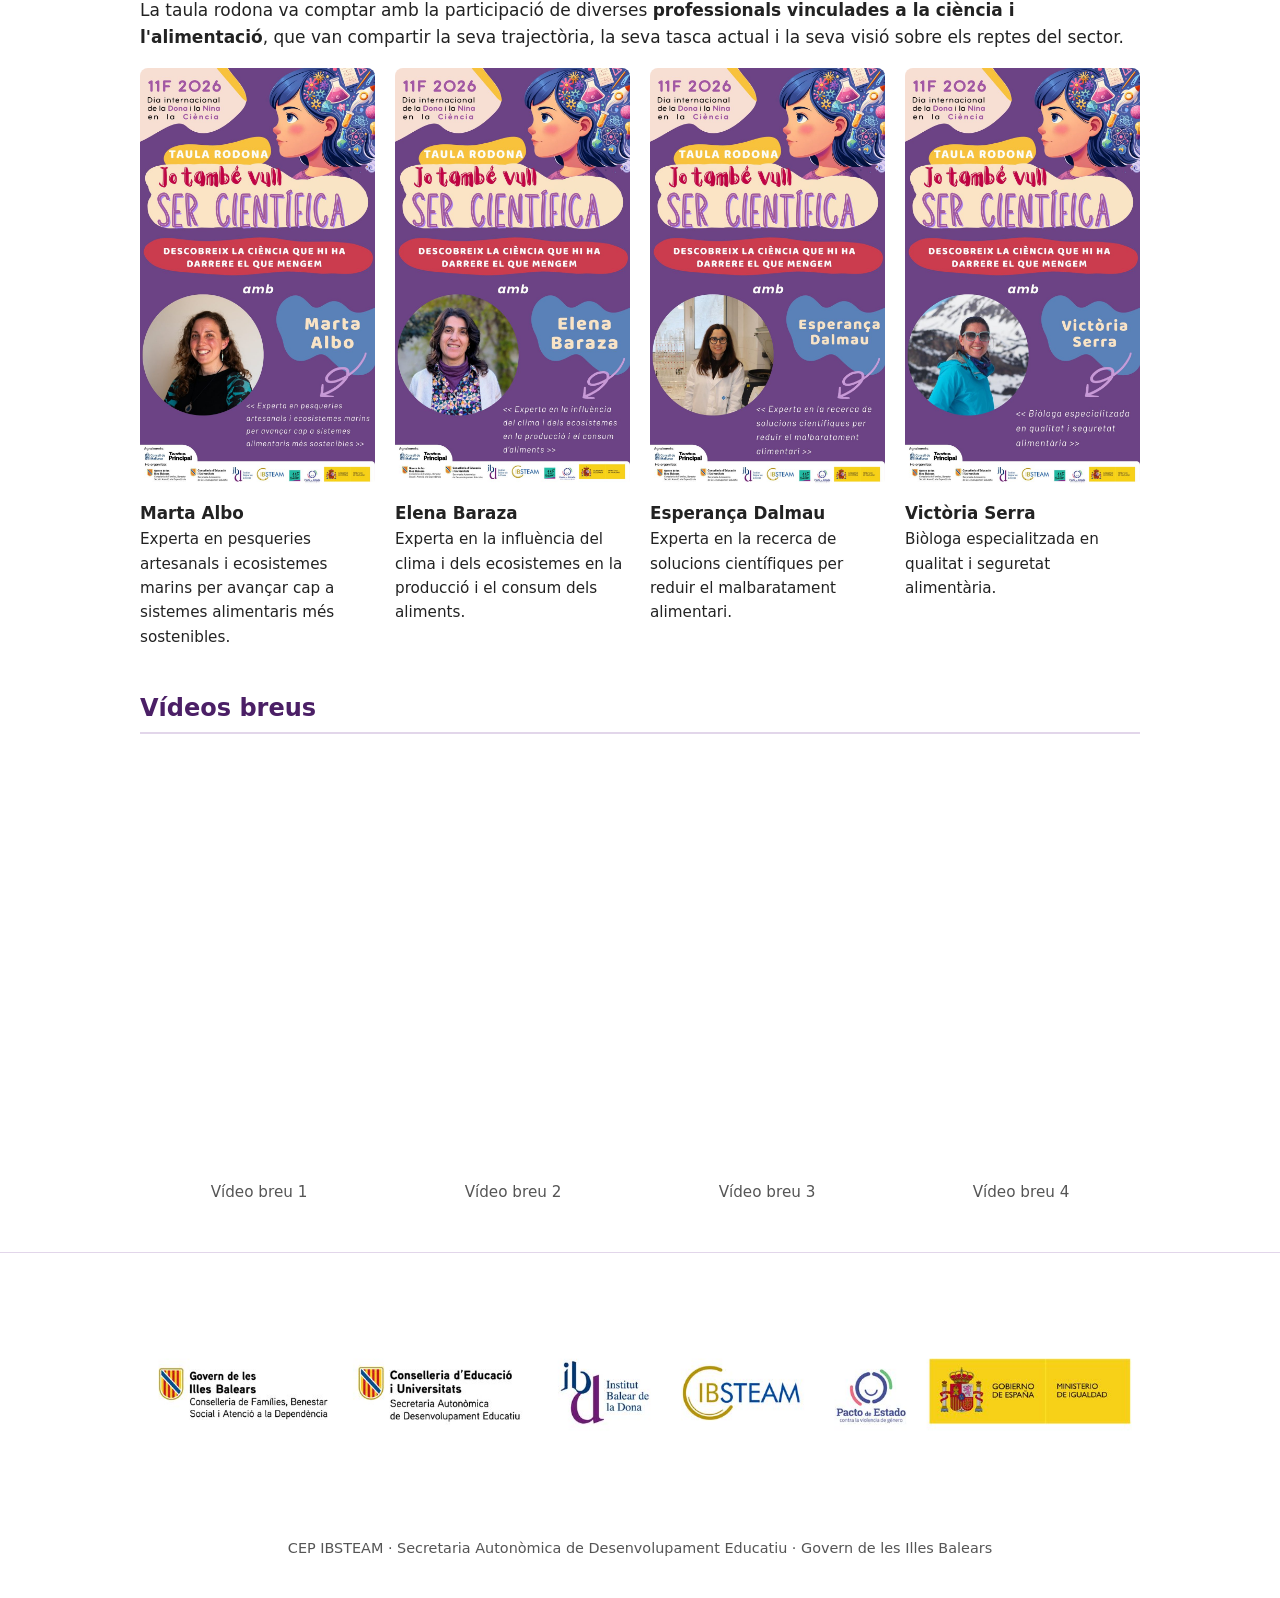
<file: 2026/taula-rodona-11f-2026/index.html>
<!DOCTYPE html>
<html lang="ca">
<head>
  <meta charset="utf-8">
  <meta name="viewport" content="width=device-width, initial-scale=1">
  <title>Taula rodona 11F 2026 · IBSTEAM</title>
  <meta name="description" content="Taula rodona amb científiques de les Illes Balears que treballen en el món de l'alimentació, dins el concurs 11F 2026.">
  <link rel="stylesheet" href="../css/estil.css">
</head>
<body>
  <a class="salta" href="#contingut">Salta al contingut</a>

  <header class="capcalera">
    <img class="banner" src="../img/Banner-web-11f.png" alt="11F · Jo també vull ser científica · IBSTEAM">
    <nav aria-label="Navegació principal">
      <a class="marca" href="../index.html">11F 2026</a>
      <a href="../index.html">Inici</a>
      <a href="index.html" aria-current="page">Taula rodona</a>
      <a href="../resultats-2026/index.html">Resultats</a>
      <a href="../../index.html">Edició actual ›</a>
    </nav>
  </header>

  <main id="contingut">
    <h1>Taula rodona 11F 2026</h1>

    <div class="dues-columnes">
      <div>
        <p>Amb motiu del <strong>Dia Internacional de la Dona i la Nina en la Ciència</strong>, IBSTEAM va organitzar una taula rodona per donar a conèixer el dia a dia de diverses dones científiques de les Illes Balears que treballen en el món de l'alimentació. Les participants van compartir la seva experiència des de perspectives diverses, com la recerca, la sostenibilitat, la nutrició, la biotecnologia o la innovació científica.</p>
        <p>La taula rodona va tenir lloc el <strong>23 de gener de 2026, a les 12 h, al Teatre Principal</strong>, i es va emetre en directe pel <strong>canal de YouTube d'IBSTEAM</strong>, fet que va permetre la participació de l'alumnat des de les aules.</p>
        <p>Aquest acte es va emmarcar dins les activitats del <strong>concurs 11F «Jo també vull ser científica»</strong>, que té com a objectiu <strong>fomentar les vocacions científiques entre les nines i adolescents</strong>, <strong>reivindicar la contribució de les dones a la ciència</strong> i oferir <strong>nous referents femenins</strong> en àmbits clau per al futur, com l'<strong>alimentació sostenible</strong>. Podeu consultar les bases i els resultats a la <a href="../index.html">pàgina del concurs</a>.</p>
      </div>
      <a href="../img/Cartell-Taula-rodona-2026-2.jpg">
        <img src="../img/Cartell-Taula-rodona-2026-2.jpg" alt="Cartell de la taula rodona 11F 2026: científiques del món de l'alimentació, 23 de gener a les 12 h, Teatre Principal" width="724" height="1024">
      </a>
    </div>

    <h2>Recupera la taula rodona</h2>
    <div class="video">
      <iframe src="https://www.youtube-nocookie.com/embed/k9C-CdWmBXc" title="Taula rodona 11F 2026" loading="lazy" allow="accelerometer; clipboard-write; encrypted-media; gyroscope; picture-in-picture" allowfullscreen></iframe>
    </div>
    <p><a href="https://www.youtube.com/watch?v=k9C-CdWmBXc">Obre el vídeo a YouTube</a></p>

    <h2>Ponents convidades</h2>
    <p>La taula rodona va comptar amb la participació de diverses <strong>professionals vinculades a la ciència i l'alimentació</strong>, que van compartir la seva trajectòria, la seva tasca actual i la seva visió sobre els reptes del sector.</p>

    <div class="ponents">
      <figure>
        <img src="../img/ponents/Marta-Albo.jpg" alt="Marta Albo" loading="lazy">
        <figcaption><strong>Marta Albo</strong>Experta en pesqueries artesanals i ecosistemes marins per avançar cap a sistemes alimentaris més sostenibles.</figcaption>
      </figure>
      <figure>
        <img src="../img/ponents/Elena-Baraza.jpg" alt="Elena Baraza" loading="lazy">
        <figcaption><strong>Elena Baraza</strong>Experta en la influència del clima i dels ecosistemes en la producció i el consum dels aliments.</figcaption>
      </figure>
      <figure>
        <img src="../img/ponents/Esperanca-Dalmau.jpg" alt="Esperança Dalmau" loading="lazy">
        <figcaption><strong>Esperança Dalmau</strong>Experta en la recerca de solucions científiques per reduir el malbaratament alimentari.</figcaption>
      </figure>
      <figure>
        <img src="../img/ponents/Victoria-Serra.jpg" alt="Victòria Serra" loading="lazy">
        <figcaption><strong>Victòria Serra</strong>Biòloga especialitzada en qualitat i seguretat alimentària.</figcaption>
      </figure>
    </div>

    <h2>Vídeos breus</h2>
    <!-- PENDENT: posar a cada figcaption el nom de la ponent que surt al vídeo -->
    <div class="shorts">
      <figure>
        <div class="video"><iframe src="https://www.youtube-nocookie.com/embed/mlBhvgRK1gQ" title="Taula rodona 11F 2026, vídeo breu 1" loading="lazy" allow="accelerometer; clipboard-write; encrypted-media; gyroscope; picture-in-picture" allowfullscreen></iframe></div>
        <figcaption>Vídeo breu 1</figcaption>
      </figure>
      <figure>
        <div class="video"><iframe src="https://www.youtube-nocookie.com/embed/54qxb6Lwaa8" title="Taula rodona 11F 2026, vídeo breu 2" loading="lazy" allow="accelerometer; clipboard-write; encrypted-media; gyroscope; picture-in-picture" allowfullscreen></iframe></div>
        <figcaption>Vídeo breu 2</figcaption>
      </figure>
      <figure>
        <div class="video"><iframe src="https://www.youtube-nocookie.com/embed/9E3YJjv5OGU" title="Taula rodona 11F 2026, vídeo breu 3" loading="lazy" allow="accelerometer; clipboard-write; encrypted-media; gyroscope; picture-in-picture" allowfullscreen></iframe></div>
        <figcaption>Vídeo breu 3</figcaption>
      </figure>
      <figure>
        <div class="video"><iframe src="https://www.youtube-nocookie.com/embed/4RRaU9NIpQM" title="Taula rodona 11F 2026, vídeo breu 4" loading="lazy" allow="accelerometer; clipboard-write; encrypted-media; gyroscope; picture-in-picture" allowfullscreen></iframe></div>
        <figcaption>Vídeo breu 4</figcaption>
      </figure>
    </div>
  </main>

  <footer>
    <img src="../img/Logos-2026.jpg" alt="Logos de les entitats organitzadores i col·laboradores del concurs" width="1024" height="227">
    <p>CEP IBSTEAM · Secretaria Autonòmica de Desenvolupament Educatiu · Govern de les Illes Balears</p>
  </footer>
</body>
</html>
</file>
<file: css/estil.css>
:root {
  --accent: #6a2c8e;
  --accent-fosc: #4b1f66;
  --accent-clar: #f4ecf8;
  --text: #222;
  --text-suau: #555;
  --fons: #fff;
  --vora: #e2d6ea;
  --amplada: 1040px;
}

* { box-sizing: border-box; }

html { scroll-behavior: smooth; }

body {
  margin: 0;
  font-family: system-ui, -apple-system, "Segoe UI", Roboto, Arial, sans-serif;
  font-size: 17px;
  line-height: 1.6;
  color: var(--text);
  background: var(--fons);
}

a { color: var(--accent); }
a:hover, a:focus { color: var(--accent-fosc); }
:focus-visible { outline: 3px solid var(--accent); outline-offset: 2px; }

.salta {
  position: absolute; left: -9999px;
}
.salta:focus {
  left: 1rem; top: 1rem; background: #fff; padding: .5rem 1rem; z-index: 10;
}

/* Capçalera */
.capcalera { background: var(--accent); color: #fff; }
.capcalera .banner { display: block; width: 100%; height: auto; background: #fff; }
.capcalera nav {
  max-width: var(--amplada); margin: 0 auto; padding: .6rem 1.25rem;
  display: flex; flex-wrap: wrap; gap: .25rem 1.5rem; align-items: center;
}
.capcalera nav .marca { font-weight: 700; margin-right: auto; color: #fff; text-decoration: none; }
.capcalera nav a { color: #fff; text-decoration: none; padding: .25rem 0; border-bottom: 2px solid transparent; }
.capcalera nav a:hover, .capcalera nav a[aria-current="page"] { border-bottom-color: #fff; }

main { max-width: var(--amplada); margin: 0 auto; padding: 1.5rem 1.25rem 3rem; }

h1 { font-size: 2rem; line-height: 1.2; color: var(--accent-fosc); margin: .5rem 0 1rem; }
h2 { font-size: 1.5rem; color: var(--accent-fosc); margin: 2.5rem 0 1rem; padding-bottom: .3rem; border-bottom: 2px solid var(--vora); }
h3 { font-size: 1.15rem; margin: 1.5rem 0 .75rem; }

.avis {
  background: var(--accent-clar);
  padding: .9rem 1.2rem; border-radius: 12px; margin: 1rem 0 1.5rem;
}

.dues-columnes { display: grid; grid-template-columns: 1fr; gap: 1.5rem; align-items: start; }
@media (min-width: 800px) { .dues-columnes { grid-template-columns: 3fr 2fr; } }
.dues-columnes img { width: 100%; height: auto; border-radius: 6px; box-shadow: 0 2px 10px rgba(0,0,0,.12); }

/* Targetes d'accés */
.targetes { display: grid; grid-template-columns: repeat(auto-fit, minmax(240px, 1fr)); gap: 1rem; margin: 1.5rem 0; }
.targeta {
  display: block; padding: 1.2rem 1.3rem; border: 2px solid var(--vora); border-radius: 8px;
  text-decoration: none; color: var(--text); background: #fff; transition: border-color .15s, box-shadow .15s;
}
.targeta:hover, .targeta:focus { border-color: var(--accent); box-shadow: 0 3px 12px rgba(106,44,142,.15); color: var(--text); }
.targeta strong { display: block; font-size: 1.15rem; color: var(--accent-fosc); margin-bottom: .25rem; }

/* Botons */
.botons { display: flex; flex-wrap: wrap; gap: .6rem; margin: 1rem 0; }
.boto {
  display: inline-block; background: var(--accent); color: #fff; text-decoration: none;
  padding: .55rem 1.1rem; border-radius: 6px; font-weight: 600;
}
.boto:hover, .boto:focus { background: var(--accent-fosc); color: #fff; }
.cartell { float: right; width: min(300px, 40%); margin: 0 0 1rem 1.5rem; text-align: center; }
.cartell img { width: 100%; height: auto; border-radius: 12px; box-shadow: 0 4px 16px rgba(106,44,142,.18); display: block; }
.cartell figcaption { font-size: .9rem; margin-top: .5rem; }
@media (max-width: 640px) { .cartell { float: none; width: 75%; margin: 1rem auto; } }
#edicions-anteriors { clear: both; }
.inscripcio { display: flow-root; background: var(--accent-clar); border-radius: 12px; padding: 1rem 1.25rem; margin: 1.25rem 0; }
.inscripcio h3 { margin-top: 0; }
.inscripcio .boto { margin-top: .25rem; }
.boto.secundari { background: #fff; color: var(--accent); border: 2px solid var(--accent); }
.boto.secundari:hover, .boto.secundari:focus { background: var(--accent-clar); color: var(--accent-fosc); }

/* Vídeos i documents incrustats */
.video { position: relative; aspect-ratio: 16 / 9; width: 100%; margin: 1rem 0; }
.video iframe { position: absolute; inset: 0; width: 100%; height: 100%; border: 0; border-radius: 6px; }
.document { width: 100%; height: 800px; border: 1px solid var(--vora); border-radius: 6px; }

.shorts { display: grid; grid-template-columns: repeat(auto-fit, minmax(200px, 1fr)); gap: 1rem; }
.shorts figure { margin: 0; }
.shorts .video { aspect-ratio: 9 / 16; margin: 0 0 .4rem; }
.shorts figcaption { font-size: .95rem; text-align: center; color: var(--text-suau); }

/* Galeria */
.galeria { display: grid; grid-template-columns: repeat(auto-fill, minmax(160px, 1fr)); gap: .6rem; }
.galeria a { display: block; aspect-ratio: 4 / 3; overflow: hidden; border-radius: 6px; }
.galeria img { width: 100%; height: 100%; object-fit: cover; transition: transform .2s; }
.galeria a:hover img, .galeria a:focus img { transform: scale(1.05); }

/* Ponents */
.ponents { display: grid; grid-template-columns: repeat(auto-fit, minmax(200px, 1fr)); gap: 1.25rem; }
.ponents figure { margin: 0; }
.ponents img { width: 100%; height: auto; border-radius: 8px; }
.ponents figcaption { margin-top: .4rem; font-size: .95rem; }
.ponents figcaption strong { display: block; font-size: 1.05rem; }

/* Resultats */
.categoria { margin: 1.25rem 0 .75rem; font-weight: 700; font-size: 1.1rem; }
.premis { display: grid; grid-template-columns: repeat(auto-fit, minmax(260px, 1fr)); gap: 1.25rem; }
.premi { margin: 0; border: 1px solid var(--vora); border-radius: 8px; overflow: hidden; background: #fff; }
.premi a.imatge { display: block; }
.premi img { display: block; width: 100%; aspect-ratio: 16 / 9; object-fit: cover; }
.premi .video { margin: 0; }
.premi .video iframe { border-radius: 0; }
.premi figcaption { padding: .7rem .9rem; }
.premi .posicio { display: block; font-size: .85rem; text-transform: uppercase; letter-spacing: .04em; color: var(--accent); font-weight: 700; }
.premi .centre { display: block; font-weight: 700; }
.premi .enllac { font-size: .95rem; }

/* Peu */
footer { border-top: 1px solid var(--vora); padding: 1.5rem 1.25rem; text-align: center; color: var(--text-suau); font-size: .9rem; }
footer img { max-width: 100%; height: auto; margin-bottom: .75rem; }

/* ---- Edició actual: bases i rúbriques ---- */
.lema { font-size: 1.25rem; font-style: italic; color: var(--accent-fosc); margin: -.25rem 0 1.25rem; }

.index-continguts { background: var(--accent-clar); border-radius: 8px; padding: 1rem 1.25rem; margin: 1.5rem 0; }
.index-continguts h2 { margin: 0 0 .5rem; border: 0; padding: 0; font-size: 1.1rem; }
.index-continguts ol { margin: 0; padding-left: 1.25rem; columns: 2 220px; }

.calendari { list-style: none; padding: 0; margin: 1rem 0; border-left: 3px solid var(--accent); }
.calendari li { position: relative; padding: .35rem 0 .75rem 1.25rem; }
.calendari li::before { content: ""; position: absolute; left: -8px; top: .7rem; width: 13px; height: 13px; border-radius: 50%; background: #fff; border: 3px solid var(--accent); }
.calendari .data { display: block; font-weight: 700; color: var(--accent-fosc); }

.contingut-bases h3 { color: var(--accent-fosc); }
.contingut-bases h4 { margin: 1.25rem 0 .5rem; }

.taula-scroll { overflow-x: auto; margin: 1rem 0 2rem; }
table.rubrica { border-collapse: collapse; width: 100%; min-width: 760px; font-size: .92rem; }
table.rubrica th, table.rubrica td { border: 1px solid var(--vora); padding: .55rem .65rem; vertical-align: top; text-align: left; }
table.rubrica thead th { background: var(--accent); color: #fff; }
table.rubrica tbody th { background: var(--accent-clar); width: 18%; }
table.rubrica td { width: 20.5%; }
table.rubrica caption { text-align: left; font-weight: 700; padding-bottom: .4rem; }

.pendent { background: #fff7e0; padding: .8rem 1.2rem; border-radius: 12px; }

@media print {
  @page { size: A4; margin: 16mm 15mm; }
  body { font-size: 10.5pt; line-height: 1.45; }
  .capcalera nav, .salta, .botons, .no-imprimir, footer { display: none !important; }
  .capcalera { background: none; color: var(--text); }
  main { padding: 0; max-width: none; }
  h1 { font-size: 20pt; margin-top: 0; }
  h2 { font-size: 14pt; margin-top: 1.4rem; break-after: avoid; }
  h3, h4 { break-after: avoid; }
  a { color: var(--text); text-decoration: none; }
  .index-continguts { display: none; }
  .calendari, .calendari li, ul, li { break-inside: avoid; }
  #contacte, #contacte ~ p { break-after: avoid; break-before: auto; }
  .taula-scroll { overflow: visible; }
  table.rubrica { min-width: 0; font-size: 8.5pt; }
  table.rubrica tr { break-inside: avoid; }
  table.rubrica thead th { -webkit-print-color-adjust: exact; print-color-adjust: exact; }
  table.rubrica tbody th, .calendari li::before { -webkit-print-color-adjust: exact; print-color-adjust: exact; }
  .peu-imprimir { display: block !important; margin-top: 1.5rem; font-size: 9pt; color: var(--text-suau); }
}
.peu-imprimir { display: none; }

.nota-rubrica { font-style: italic; color: var(--text-suau); }
table.rubrica tr.segons-categoria td { background: #fbf5e1; font-size: .88rem; }
table.rubrica tr.segons-categoria td.etiq { background: #fff; text-align: right; font-style: italic; color: var(--text-suau); }
table.rubrica .estrella { color: #c9a227; }

/* Logos institucionals sota la capçalera */
.logos-capcalera { background: #fff; border-bottom: 1px solid #e6dcef; display: flex; align-items: center; justify-content: space-between; gap: 1.5rem; max-width: var(--amplada); margin: 0 auto; padding: 1rem 1.25rem; }
.logos-capcalera img { display: block; width: auto; height: auto; }
.logo-principal img { height: 96px; }
.logos-capcalera .logo-secundari { height: 66px; }
@media (max-width: 640px) { .logo-principal { flex: 0 0 42%; } .logo-principal img { width: 100%; height: auto; } .logos-capcalera .logo-secundari { flex: 0 1 50%; min-width: 0; width: 50%; height: auto; } }
@media print { .logos-capcalera { border: 0; padding: 0 0 .5rem; } }
</file>
<file: 2026/css/estil.css>
:root {
  --accent: #6a2c8e;
  --accent-fosc: #4b1f66;
  --accent-clar: #f4ecf8;
  --text: #222;
  --text-suau: #555;
  --fons: #fff;
  --vora: #e2d6ea;
  --amplada: 1040px;
}

* { box-sizing: border-box; }

html { scroll-behavior: smooth; }

body {
  margin: 0;
  font-family: system-ui, -apple-system, "Segoe UI", Roboto, Arial, sans-serif;
  font-size: 17px;
  line-height: 1.6;
  color: var(--text);
  background: var(--fons);
}

a { color: var(--accent); }
a:hover, a:focus { color: var(--accent-fosc); }
:focus-visible { outline: 3px solid var(--accent); outline-offset: 2px; }

.salta {
  position: absolute; left: -9999px;
}
.salta:focus {
  left: 1rem; top: 1rem; background: #fff; padding: .5rem 1rem; z-index: 10;
}

/* Capçalera */
.capcalera { background: var(--accent); color: #fff; }
.capcalera .banner { display: block; width: 100%; height: auto; background: #fff; }
.capcalera nav {
  max-width: var(--amplada); margin: 0 auto; padding: .6rem 1.25rem;
  display: flex; flex-wrap: wrap; gap: .25rem 1.5rem; align-items: center;
}
.capcalera nav .marca { font-weight: 700; margin-right: auto; color: #fff; text-decoration: none; }
.capcalera nav a { color: #fff; text-decoration: none; padding: .25rem 0; border-bottom: 2px solid transparent; }
.capcalera nav a:hover, .capcalera nav a[aria-current="page"] { border-bottom-color: #fff; }

main { max-width: var(--amplada); margin: 0 auto; padding: 1.5rem 1.25rem 3rem; }

h1 { font-size: 2rem; line-height: 1.2; color: var(--accent-fosc); margin: .5rem 0 1rem; }
h2 { font-size: 1.5rem; color: var(--accent-fosc); margin: 2.5rem 0 1rem; padding-bottom: .3rem; border-bottom: 2px solid var(--vora); }
h3 { font-size: 1.15rem; margin: 1.5rem 0 .75rem; }

.avis {
  background: var(--accent-clar); border-left: 5px solid var(--accent);
  padding: .9rem 1.1rem; border-radius: 4px; margin: 1rem 0 1.5rem;
}

.dues-columnes { display: grid; grid-template-columns: 1fr; gap: 1.5rem; align-items: start; }
@media (min-width: 800px) { .dues-columnes { grid-template-columns: 3fr 2fr; } }
.dues-columnes img { width: 100%; height: auto; border-radius: 6px; box-shadow: 0 2px 10px rgba(0,0,0,.12); }

/* Targetes d'accés */
.targetes { display: grid; grid-template-columns: repeat(auto-fit, minmax(240px, 1fr)); gap: 1rem; margin: 1.5rem 0; }
.targeta {
  display: block; padding: 1.2rem 1.3rem; border: 2px solid var(--vora); border-radius: 8px;
  text-decoration: none; color: var(--text); background: #fff; transition: border-color .15s, box-shadow .15s;
}
.targeta:hover, .targeta:focus { border-color: var(--accent); box-shadow: 0 3px 12px rgba(106,44,142,.15); color: var(--text); }
.targeta strong { display: block; font-size: 1.15rem; color: var(--accent-fosc); margin-bottom: .25rem; }

/* Botons */
.botons { display: flex; flex-wrap: wrap; gap: .6rem; margin: 1rem 0; }
.boto {
  display: inline-block; background: var(--accent); color: #fff; text-decoration: none;
  padding: .55rem 1.1rem; border-radius: 6px; font-weight: 600;
}
.boto:hover, .boto:focus { background: var(--accent-fosc); color: #fff; }
.boto.secundari { background: #fff; color: var(--accent); border: 2px solid var(--accent); }
.boto.secundari:hover, .boto.secundari:focus { background: var(--accent-clar); color: var(--accent-fosc); }

/* Vídeos i documents incrustats */
.video { position: relative; aspect-ratio: 16 / 9; width: 100%; margin: 1rem 0; }
.video iframe { position: absolute; inset: 0; width: 100%; height: 100%; border: 0; border-radius: 6px; }
.document { width: 100%; height: 800px; border: 1px solid var(--vora); border-radius: 6px; }

.shorts { display: grid; grid-template-columns: repeat(auto-fit, minmax(200px, 1fr)); gap: 1rem; }
.shorts figure { margin: 0; }
.shorts .video { aspect-ratio: 9 / 16; margin: 0 0 .4rem; }
.shorts figcaption { font-size: .95rem; text-align: center; color: var(--text-suau); }

/* Galeria */
.galeria { display: grid; grid-template-columns: repeat(auto-fill, minmax(160px, 1fr)); gap: .6rem; }
.galeria a { display: block; aspect-ratio: 4 / 3; overflow: hidden; border-radius: 6px; }
.galeria img { width: 100%; height: 100%; object-fit: cover; transition: transform .2s; }
.galeria a:hover img, .galeria a:focus img { transform: scale(1.05); }

/* Ponents */
.ponents { display: grid; grid-template-columns: repeat(auto-fit, minmax(200px, 1fr)); gap: 1.25rem; }
.ponents figure { margin: 0; }
.ponents img { width: 100%; height: auto; border-radius: 8px; }
.ponents figcaption { margin-top: .4rem; font-size: .95rem; }
.ponents figcaption strong { display: block; font-size: 1.05rem; }

/* Resultats */
.categoria { margin: 1.25rem 0 .75rem; font-weight: 700; font-size: 1.1rem; }
.premis { display: grid; grid-template-columns: repeat(auto-fit, minmax(260px, 1fr)); gap: 1.25rem; }
.premi { margin: 0; border: 1px solid var(--vora); border-radius: 8px; overflow: hidden; background: #fff; }
.premi .imatge { display: block; }
.premi img { display: block; width: 100%; aspect-ratio: 16 / 9; object-fit: cover; }
.premi .video { margin: 0; }
.premi .video iframe { border-radius: 0; }
.premi figcaption { padding: .7rem .9rem; }
.premi .posicio { display: block; font-size: .85rem; text-transform: uppercase; letter-spacing: .04em; color: var(--accent); font-weight: 700; }
.premi .centre { display: block; font-weight: 700; }
.premi .enllac { font-size: .95rem; }

/* Peu */
footer { border-top: 1px solid var(--vora); padding: 1.5rem 1.25rem; text-align: center; color: var(--text-suau); font-size: .9rem; }
footer img { max-width: 100%; height: auto; margin-bottom: .75rem; }

/* Logos institucionals sota la capçalera */
.logos-capcalera { background: #fff; border-bottom: 1px solid #e6dcef; display: flex; align-items: center; justify-content: space-between; gap: 1.5rem; max-width: var(--amplada); margin: 0 auto; padding: 1rem 1.25rem; }
.logos-capcalera img { display: block; width: auto; height: auto; }
.logo-principal img { height: 96px; }
.logos-capcalera .logo-secundari { height: 66px; }
@media (max-width: 640px) { .logo-principal { flex: 0 0 42%; } .logo-principal img { width: 100%; height: auto; } .logos-capcalera .logo-secundari { flex: 0 1 50%; min-width: 0; width: 50%; height: auto; } }
@media print { .logos-capcalera { border: 0; padding: 0 0 .5rem; } }
</file>
